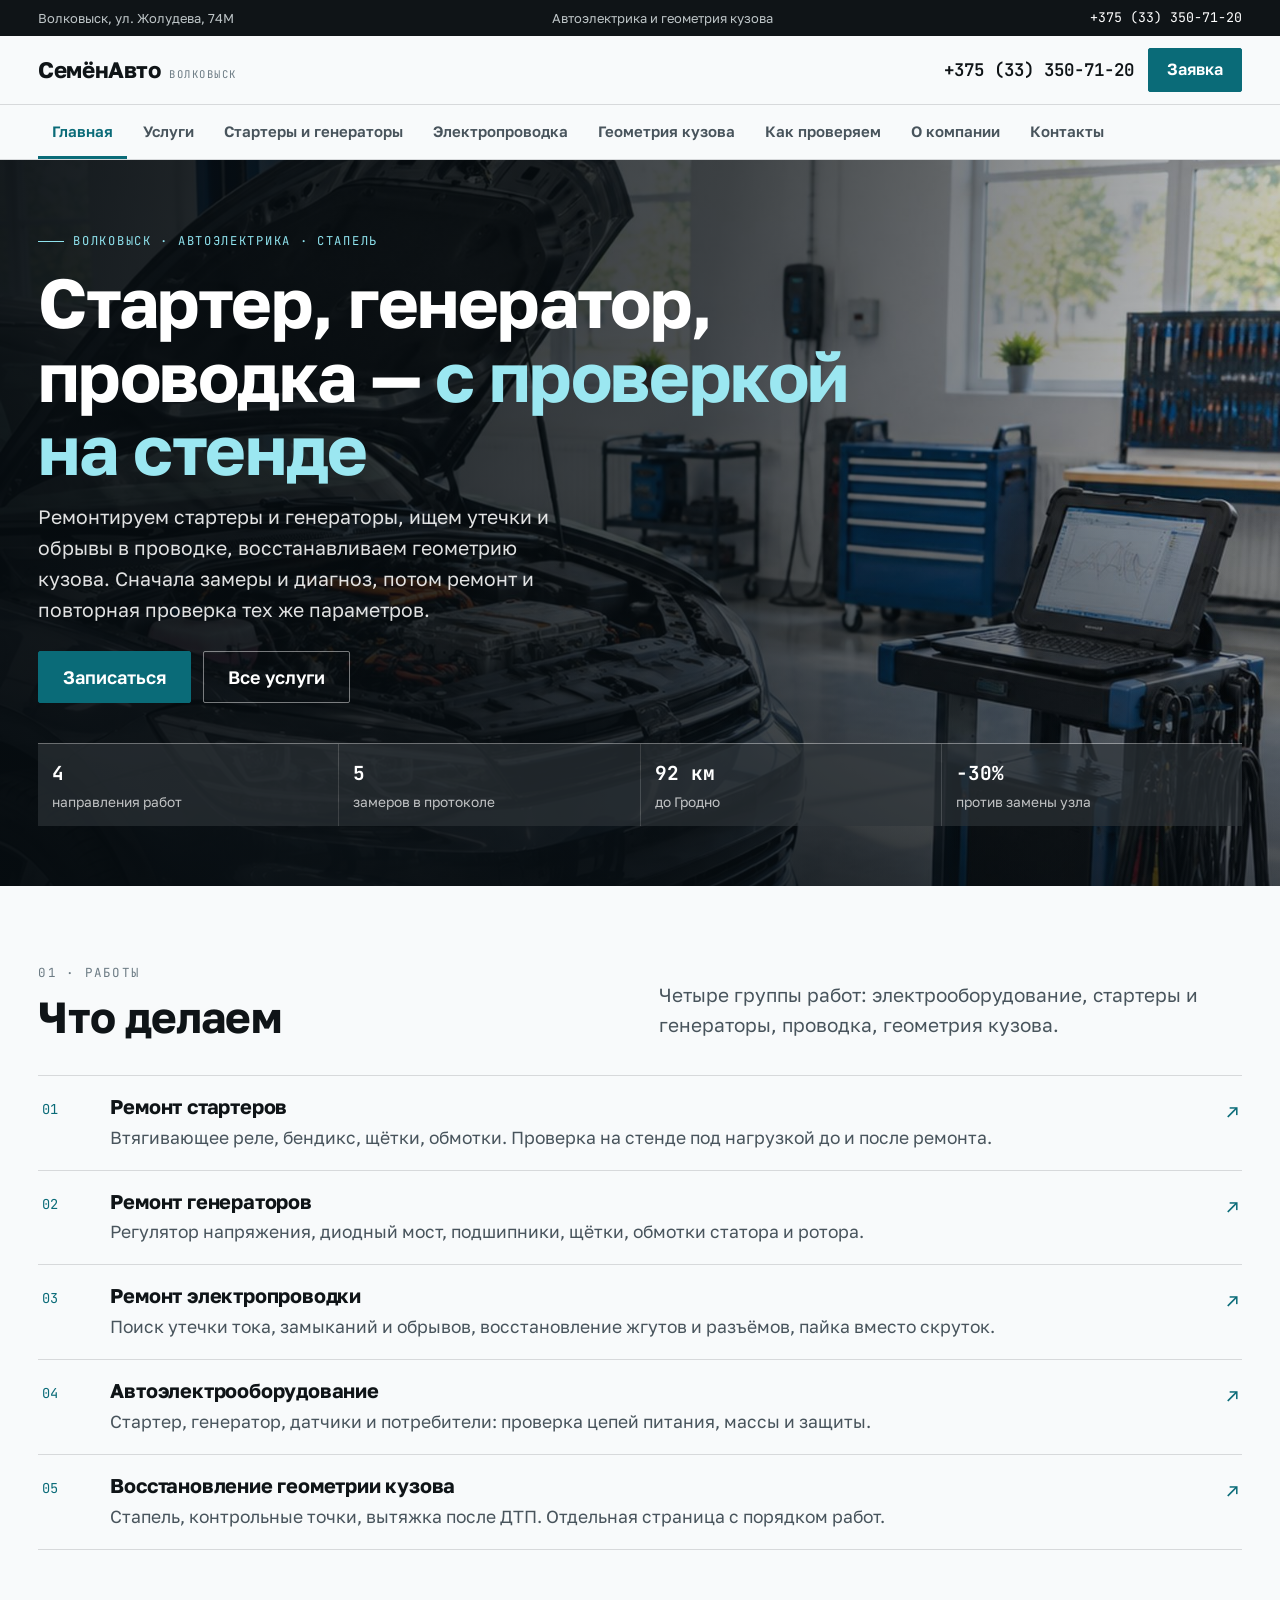
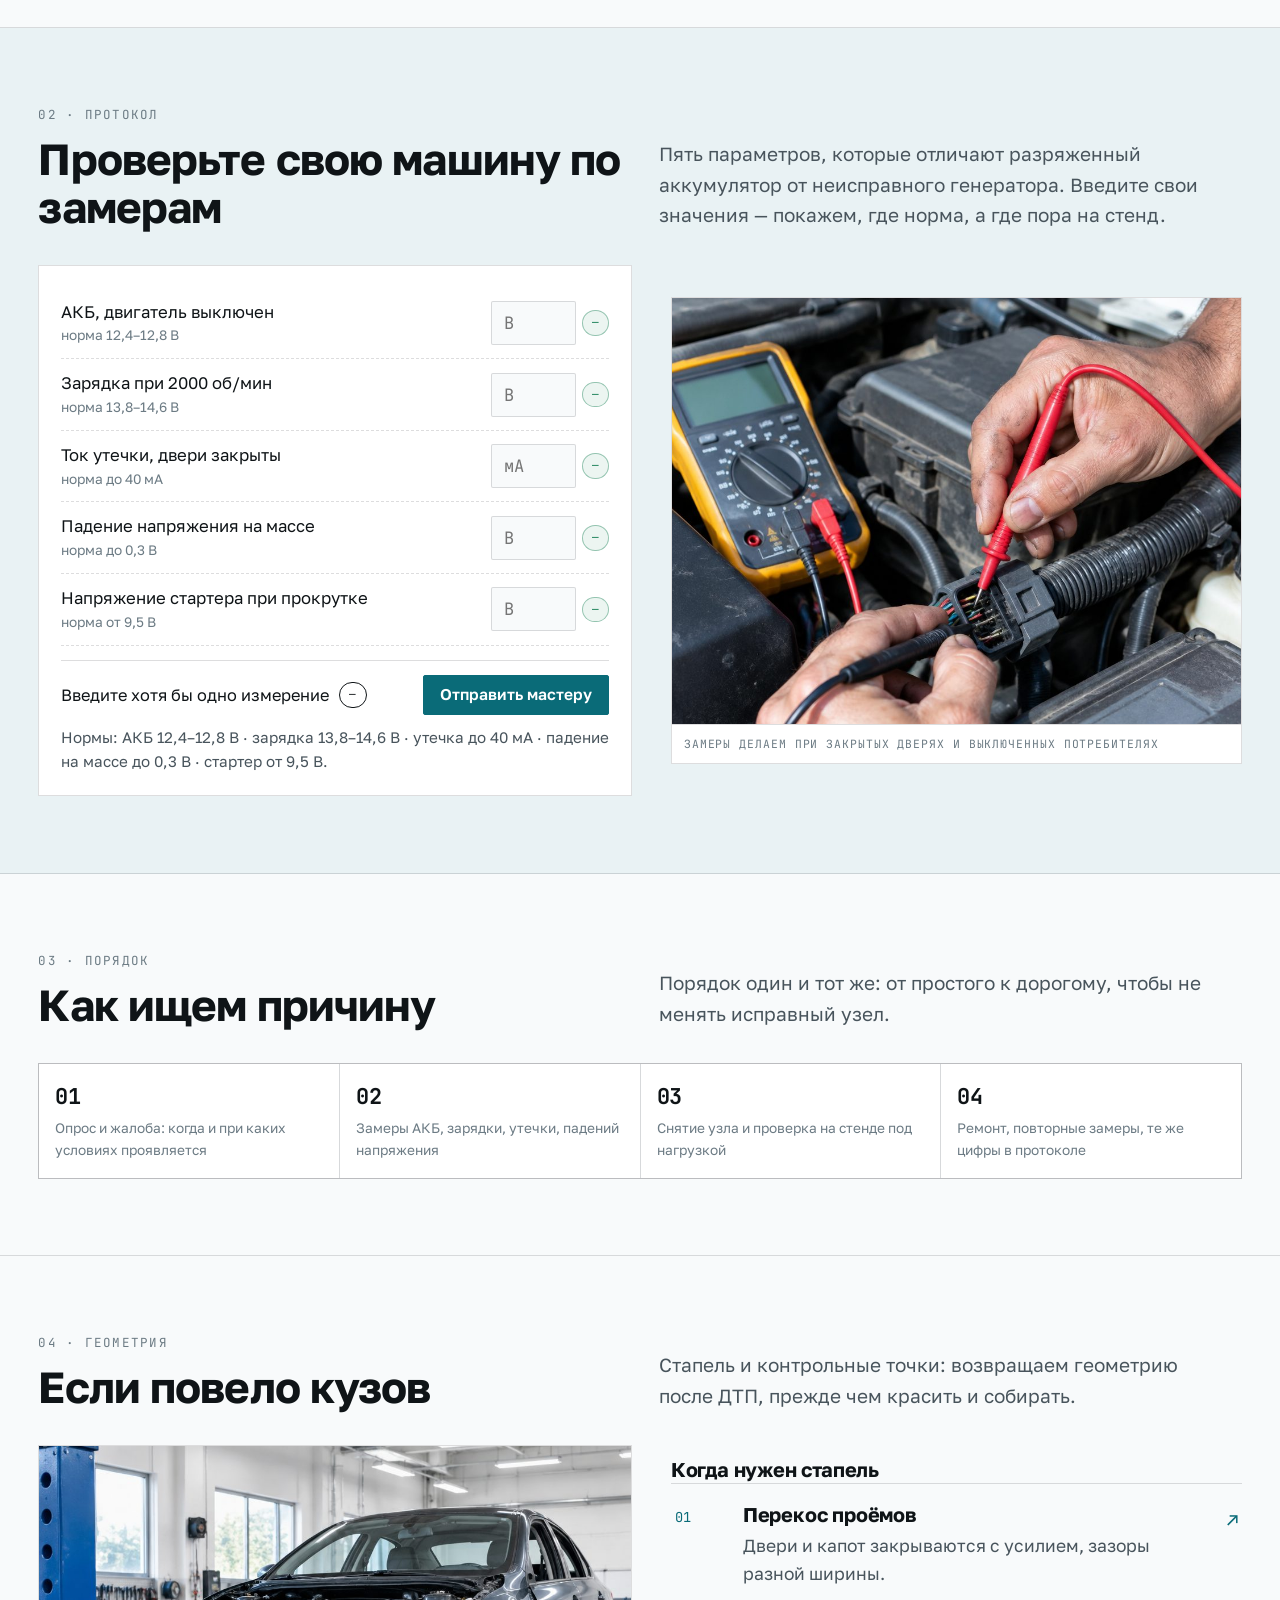
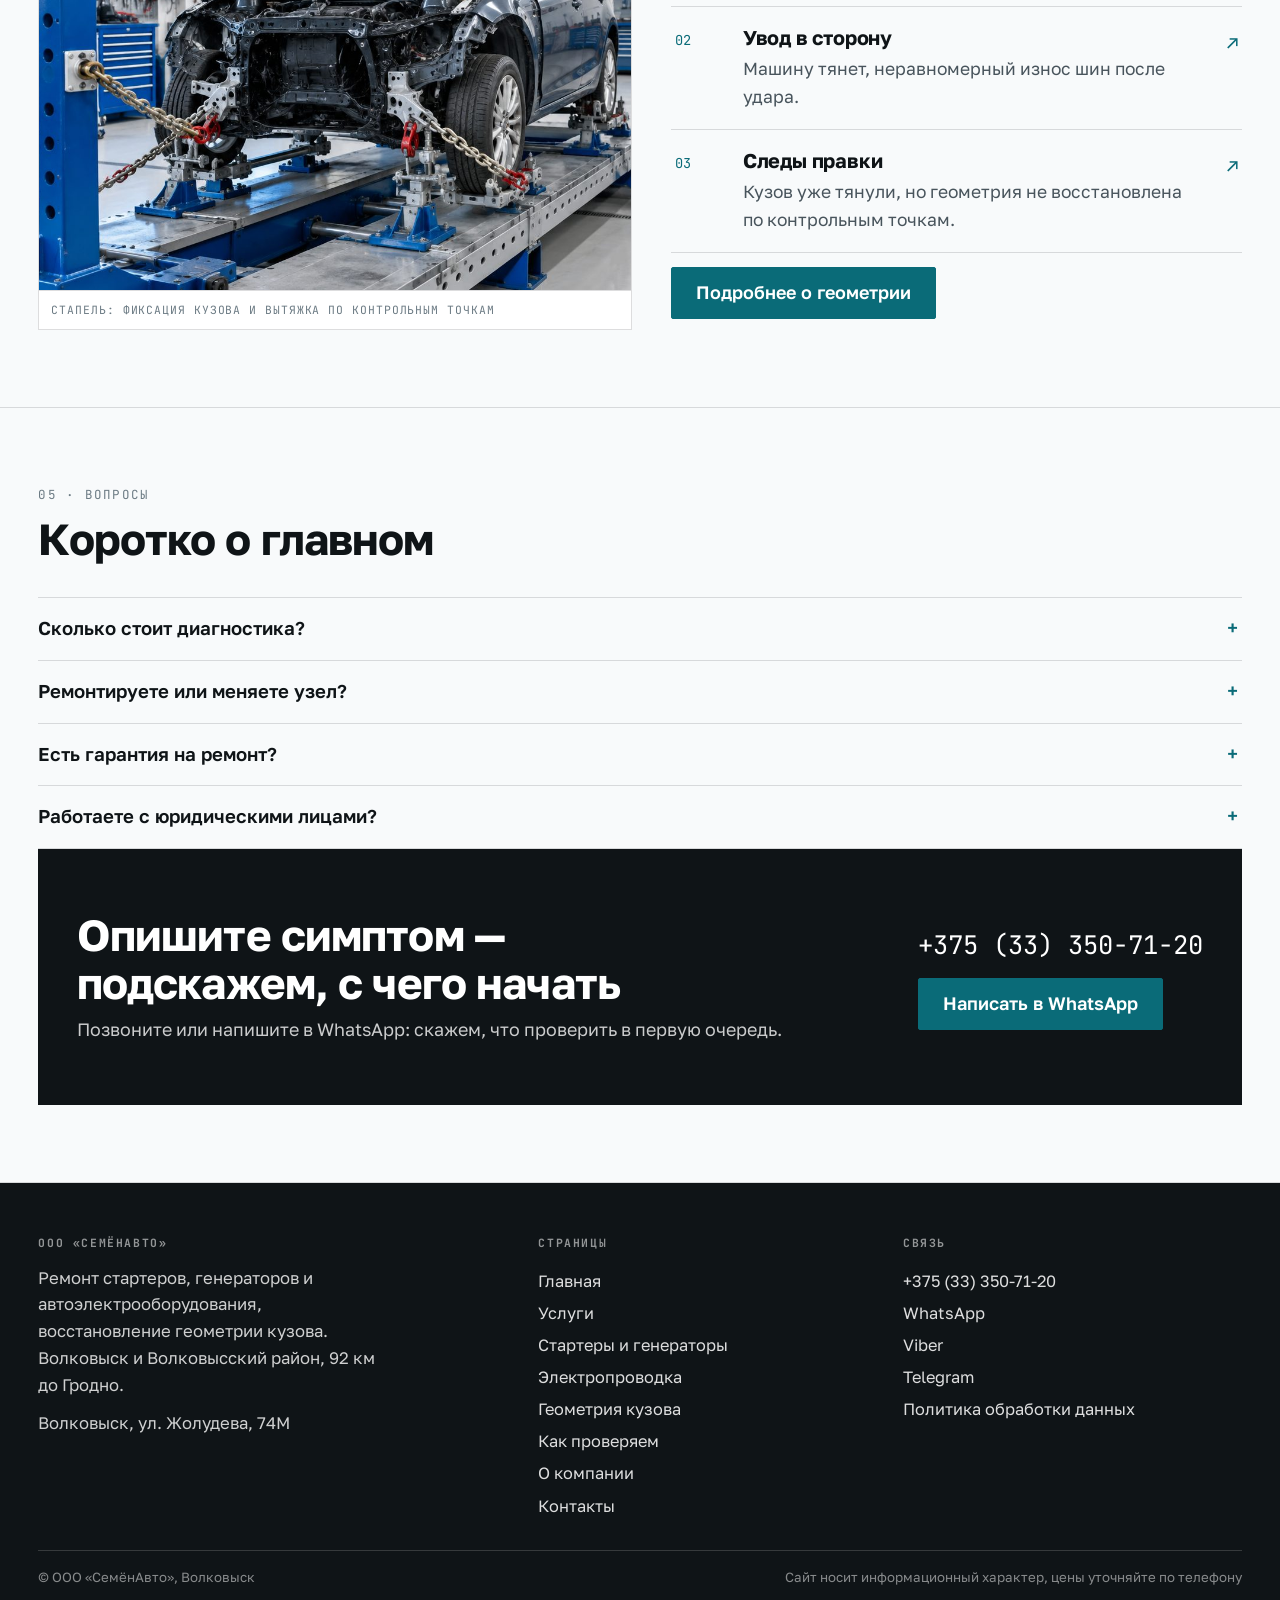
<file: index.html>
<!doctype html><html lang="ru"><head><meta charset="utf-8"><meta name="viewport" content="width=device-width, initial-scale=1"><title>ООО «СемёнАвто» — автоэлектрика и геометрия кузова в Волковыске</title><meta name="description" content="Ремонт стартеров, генераторов, электропроводки и автоэлектрооборудования, восстановление геометрии кузова. Волковыск, ул. Жолудева, 74М. +375 (33) 350-71-20"><meta property="og:type" content="website"><meta property="og:title" content="ООО «СемёнАвто» — автоэлектрика и геометрия кузова в Волковыске"><meta property="og:description" content="Ремонт стартеров, генераторов, электропроводки и автоэлектрооборудования, восстановление геометрии кузова. Волковыск, ул. Жолудева, 74М. +375 (33) 350-71-20"><meta property="og:image" content="assets/img/hero.jpg"><style>
:root{--paper:#F8FAFB;--tint:#E9F2F4;--ink:#0F1417;--ink2:#48545C;--muted:#6C7B84;
--acc:#0A6B78;--accb:#12A7BB;--bad:#B42318;--ok:#0F7B4F;--line:rgba(15,20,23,.14);
--f-b:"Golos Text",system-ui,sans-serif;--f-m:"JetBrains Mono",ui-monospace,monospace}
*,*::before,*::after{box-sizing:border-box}
html{-webkit-text-size-adjust:100%;font-size:19px;overflow-x:clip}
body{margin:0;background:var(--paper);color:var(--ink);font-family:var(--f-b);line-height:1.6;
-webkit-font-smoothing:antialiased;overflow-x:hidden}
img{max-width:100%;display:block}
a{color:inherit;text-decoration:none}
h1,h2,h3,h4,p,ul,ol,dl,dd,figure{margin:0}
ul,ol{padding-left:1.1em}
h1,h2,h3{font-weight:700;line-height:1.06;letter-spacing:-.02em;overflow-wrap:anywhere}
h1{font-size:clamp(2.1rem,5.4vw,4.2rem)}
h2{font-size:clamp(1.7rem,3.4vw,2.7rem);line-height:1.1}
h3{font-size:clamp(1.05rem,1.5vw,1.2rem);line-height:1.3;letter-spacing:-.01em}
p{color:var(--ink2)}
em{font-style:normal;color:var(--acc)}
.mono{font-family:var(--f-m);font-size:.66rem;letter-spacing:.1em;text-transform:uppercase;color:var(--muted)}
.wrap{width:100%;max-width:1320px;margin:0 auto;padding-inline:clamp(16px,3vw,40px)}
.topbar{background:var(--ink);color:#EAF2F4;font-size:.68rem}
.topbar__in{display:flex;gap:18px;align-items:center;justify-content:space-between;min-height:36px;flex-wrap:wrap}
.topbar span{opacity:.8}
.topbar a{font-family:var(--f-m);font-size:.7rem;color:#fff}
.hdr{background:var(--paper);border-bottom:1px solid var(--line);position:relative;z-index:60}
.hdr__in{display:flex;align-items:center;justify-content:space-between;gap:14px;padding-block:12px}
.logo{display:flex;align-items:baseline;gap:9px;min-width:0}
.logo b{font-size:1.18rem;letter-spacing:-.02em;white-space:nowrap}
.logo span{font-family:var(--f-m);font-size:.56rem;letter-spacing:.14em;color:var(--muted);text-transform:uppercase}
.hdr__right{display:flex;align-items:center;gap:14px}
.tel{font-family:var(--f-m);font-size:.92rem;font-weight:600;white-space:nowrap}
.strip{border-bottom:1px solid var(--line);background:var(--paper);position:relative;z-index:55}
.strip__in{display:flex;gap:2px;overflow-x:auto;scrollbar-width:none}
.strip__in::-webkit-scrollbar{display:none}
.strip__in a{flex:none;padding:14px 14px 13px;font-size:.79rem;font-weight:600;color:var(--ink2);
border-bottom:3px solid transparent;white-space:nowrap}
.strip__in a:hover{color:var(--ink);background:var(--tint)}
.strip__in a[aria-current]{color:var(--acc);border-bottom-color:var(--acc)}
.burger{display:none;width:44px;height:40px;border:1px solid var(--line);background:#fff;border-radius:2px;
align-items:center;justify-content:center;flex-direction:column;gap:4px;cursor:pointer;padding:0}
.burger i{display:block;width:18px;height:2px;background:var(--ink)}
.hero{position:relative;min-height:clamp(560px,78vh,760px);display:flex;align-items:flex-end;
background:var(--ink);color:#fff;overflow:hidden}
.hero__bg{position:absolute;inset:0}
.hero__bg img{width:100%;height:100%;object-fit:cover}
.hero__bg::after{content:"";position:absolute;inset:0;background:
linear-gradient(100deg,rgba(6,12,16,.94) 0%,rgba(6,12,16,.72) 52%,rgba(6,12,16,.12) 100%),
linear-gradient(0deg,rgba(6,12,16,.7),transparent 55%)}
.hero__in{position:relative;z-index:2;width:100%;padding-block:clamp(34px,5vw,60px)}
.hero h1{color:#fff;max-width:20ch}
.hero p{color:rgba(255,255,255,.88);max-width:46ch;margin-top:16px;font-size:1.02rem}
.kick{display:inline-flex;align-items:center;gap:9px;font-family:var(--f-m);font-size:.64rem;
letter-spacing:.14em;text-transform:uppercase;color:#8FE3EE}
.kick::before{content:"";width:26px;height:1px;background:currentColor}
.hero__cta{display:flex;gap:12px;flex-wrap:wrap;margin-top:26px}
.btn{display:inline-flex;align-items:center;gap:9px;min-height:52px;padding:0 24px;border-radius:2px;
background:var(--acc);color:#fff;font-weight:600;font-size:.95rem;border:1px solid var(--acc)}
.btn:hover{background:#085460}
.btn--line{background:transparent;color:#fff;border-color:rgba(255,255,255,.45)}
.btn--line:hover{background:rgba(255,255,255,.12)}
.hero__figs{display:grid;grid-template-columns:repeat(4,minmax(0,1fr));gap:1px;background:rgba(255,255,255,.22);
margin-top:clamp(24px,3.4vw,40px);border-top:1px solid rgba(255,255,255,.22)}
.hero__figs>div{background:rgba(8,16,20,.55);padding:14px 14px 12px}
.hero__figs b{display:block;font-family:var(--f-m);font-size:1.02rem;color:#fff}
.hero__figs span{display:block;font-size:.72rem;color:rgba(255,255,255,.72);margin-top:3px}
.band{padding-block:clamp(44px,6vw,84px);border-bottom:1px solid var(--line)}
.band--tint{background:var(--tint)}
.band--ink{background:var(--ink);color:#fff}
.band--ink h2,.band--ink h3{color:#fff}
.band--ink p{color:rgba(255,255,255,.78)}
</style><link rel="stylesheet" href="assets/css/site.v1.css"><link rel="icon" href="assets/img/favicon.svg" type="image/svg+xml"><link rel="preconnect" href="https://fonts.googleapis.com"><link rel="preconnect" href="https://fonts.gstatic.com" crossorigin><link rel="stylesheet" href="https://fonts.googleapis.com/css2?family=Golos+Text:wght@400;600;700&family=JetBrains+Mono:wght@400;600&display=swap"></head><body><div class="topbar"><div class="wrap topbar__in"><span>Волковыск, ул. Жолудева, 74М</span><span>Автоэлектрика и геометрия кузова</span><a href="tel:+375333507120">+375 (33) 350-71-20</a></div></div><header class="hdr"><div class="wrap hdr__in"><a class="logo" href="index.html"><b>СемёнАвто</b><span>Волковыск</span></a><div class="hdr__right"><a class="tel" href="tel:+375333507120">+375 (33) 350-71-20</a><a class="btn" href="kontakty.html#zayavka" style="min-height:44px;padding:0 18px;font-size:.85rem">Заявка</a><button class="burger" id="burger" aria-label="Меню" aria-expanded="false"><i></i><i></i><i></i></button></div></div></header><div class="strip"><div class="wrap"><nav class="strip__in" aria-label="Страницы сайта"><a href="index.html" aria-current="page">Главная</a><a href="uslugi.html">Услуги</a><a href="startgen.html">Стартеры и генераторы</a><a href="provodka.html">Электропроводка</a><a href="geometriya.html">Геометрия кузова</a><a href="stend.html">Как проверяем</a><a href="o-kompanii.html">О компании</a><a href="kontakty.html">Контакты</a></nav></div></div><main><section class="hero"><div class="hero__bg"><img src="assets/img/hero.jpg" alt="ООО «СемёнАвто» — автоэлектрика в Волковыске"></div><div class="hero__in"><div class="wrap"><span class="kick">Волковыск · автоэлектрика · стапель</span><h1 style="margin-top:14px">Стартер, генератор, проводка — <em>с проверкой на стенде</em></h1><p>Ремонтируем стартеры и генераторы, ищем утечки и обрывы в проводке, восстанавливаем геометрию кузова. Сначала замеры и диагноз, потом ремонт и повторная проверка тех же параметров.</p><div class="hero__cta"><a class="btn" href="kontakty.html#zayavka">Записаться</a><a class="btn btn--line" href="uslugi.html">Все услуги</a></div><div class="hero__figs"><div><b>4</b><span>направления работ</span></div><div><b>5</b><span>замеров в протоколе</span></div><div><b>92 км</b><span>до Гродно</span></div><div><b>−30%</b><span>против замены узла</span></div></div></div></div></section><section class="band "><div class="wrap"><div class="sect__head"><div class="h2w"><span class="mono">01 · работы</span><h2>Что делаем</h2></div><div><p>Четыре группы работ: электрооборудование, стартеры и генераторы, проводка, геометрия кузова.</p></div></div><div class="rows"><div class="row"><div class="row__n">01</div><div><h3>Ремонт стартеров</h3><p>Втягивающее реле, бендикс, щётки, обмотки. Проверка на стенде под нагрузкой до и после ремонта.</p></div><div class="row__a">↗</div></div><div class="row"><div class="row__n">02</div><div><h3>Ремонт генераторов</h3><p>Регулятор напряжения, диодный мост, подшипники, щётки, обмотки статора и ротора.</p></div><div class="row__a">↗</div></div><div class="row"><div class="row__n">03</div><div><h3>Ремонт электропроводки</h3><p>Поиск утечки тока, замыканий и обрывов, восстановление жгутов и разъёмов, пайка вместо скруток.</p></div><div class="row__a">↗</div></div><div class="row"><div class="row__n">04</div><div><h3>Автоэлектрооборудование</h3><p>Стартер, генератор, датчики и потребители: проверка цепей питания, массы и защиты.</p></div><div class="row__a">↗</div></div><div class="row"><div class="row__n">05</div><div><h3>Восстановление геометрии кузова</h3><p>Стапель, контрольные точки, вытяжка после ДТП. Отдельная страница с порядком работ.</p></div><div class="row__a">↗</div></div></div></div></section><section class="band band--tint"><div class="wrap"><div class="sect__head"><div class="h2w"><span class="mono">02 · протокол</span><h2>Проверьте свою машину по замерам</h2></div><div><p>Пять параметров, которые отличают разряженный аккумулятор от неисправного генератора. Введите свои значения — покажем, где норма, а где пора на стенд.</p></div></div><div class="split"><div><div class="proto" id="proto"><div class="proto__row"><label for="p1">АКБ, двигатель выключен<small>норма 12,4–12,8 В</small></label><div style="display:grid;grid-template-columns:minmax(0,1fr) auto;gap:6px;align-items:center"><input class="inp" id="p1" inputmode="decimal" placeholder="В"><span class="chip" id="v1">—</span></div></div><div class="proto__row"><label for="p2">Зарядка при 2000 об/мин<small>норма 13,8–14,6 В</small></label><div style="display:grid;grid-template-columns:minmax(0,1fr) auto;gap:6px;align-items:center"><input class="inp" id="p2" inputmode="decimal" placeholder="В"><span class="chip" id="v2">—</span></div></div><div class="proto__row"><label for="p3">Ток утечки, двери закрыты<small>норма до 40 мА</small></label><div style="display:grid;grid-template-columns:minmax(0,1fr) auto;gap:6px;align-items:center"><input class="inp" id="p3" inputmode="decimal" placeholder="мА"><span class="chip" id="v3">—</span></div></div><div class="proto__row"><label for="p4">Падение напряжения на массе<small>норма до 0,3 В</small></label><div style="display:grid;grid-template-columns:minmax(0,1fr) auto;gap:6px;align-items:center"><input class="inp" id="p4" inputmode="decimal" placeholder="В"><span class="chip" id="v4">—</span></div></div><div class="proto__row"><label for="p5">Напряжение стартера при прокрутке<small>норма от 9,5 В</small></label><div style="display:grid;grid-template-columns:minmax(0,1fr) auto;gap:6px;align-items:center"><input class="inp" id="p5" inputmode="decimal" placeholder="В"><span class="chip" id="v5">—</span></div></div><div class="proto__sum"><span id="psum">Введите хотя бы одно измерение</span><span class="chip" id="pverdict">—</span><a class="btn" id="pwa" href="" style="min-height:40px;padding:0 16px;font-size:.82rem;margin-left:auto">Отправить мастеру</a></div><p id="pnote" style="font-size:.8rem;margin-top:10px">Нормы: АКБ 12,4–12,8 В · зарядка 13,8–14,6 В · утечка до 40 мА · падение на массе до 0,3 В · стартер от 9,5 В.</p></div></div><figure class="figure"><img src="assets/img/probe.jpg" alt="Замеры мультиметром на жгуте проводки" style="width:100%;aspect-ratio:4/3;object-fit:cover"><figcaption>Замеры делаем при закрытых дверях и выключенных потребителях</figcaption></figure></div></div></section><section class="band "><div class="wrap"><div class="sect__head"><div class="h2w"><span class="mono">03 · порядок</span><h2>Как ищем причину</h2></div><div><p>Порядок один и тот же: от простого к дорогому, чтобы не менять исправный узел.</p></div></div><div class="figs"><div><b>01</b><span>Опрос и жалоба: когда и при каких условиях проявляется</span></div><div><b>02</b><span>Замеры АКБ, зарядки, утечки, падений напряжения</span></div><div><b>03</b><span>Снятие узла и проверка на стенде под нагрузкой</span></div><div><b>04</b><span>Ремонт, повторные замеры, те же цифры в протоколе</span></div></div></div></section><section class="band "><div class="wrap"><div class="sect__head"><div class="h2w"><span class="mono">04 · геометрия</span><h2>Если повело кузов</h2></div><div><p>Стапель и контрольные точки: возвращаем геометрию после ДТП, прежде чем красить и собирать.</p></div></div><div class="split split--rev"><div class="split__txt"><h3>Когда нужен стапель</h3><div class="rows"><div class="row"><div class="row__n">01</div><div><h3>Перекос проёмов</h3><p>Двери и капот закрываются с усилием, зазоры разной ширины.</p></div><div class="row__a">↗</div></div><div class="row"><div class="row__n">02</div><div><h3>Увод в сторону</h3><p>Машину тянет, неравномерный износ шин после удара.</p></div><div class="row__a">↗</div></div><div class="row"><div class="row__n">03</div><div><h3>Следы правки</h3><p>Кузов уже тянули, но геометрия не восстановлена по контрольным точкам.</p></div><div class="row__a">↗</div></div></div><p style="margin-top:14px"><a class="btn" href="geometriya.html">Подробнее о геометрии</a></p></div><figure class="figure"><img src="assets/img/stend.jpg" alt="Автомобиль на стапеле" style="width:100%;aspect-ratio:4/3;object-fit:cover"><figcaption>Стапель: фиксация кузова и вытяжка по контрольным точкам</figcaption></figure></div></div></section><section class="band "><div class="wrap"><div class="sect__head"><div class="h2w"><span class="mono">05 · вопросы</span><h2>Коротко о главном</h2></div><div><p></p></div></div><div class="faq"><details><summary>Сколько стоит диагностика?</summary><p>Стоимость зависит от объёма: замеры занимают меньше времени, чем поиск плавающей неисправности в проводке. Точную сумму назовём по телефону до начала работ.</p></details><details><summary>Ремонтируете или меняете узел?</summary><p>Сначала разбираем и проверяем. Если ремонт возможен и надёжен — ремонтируем, если нет, скажем прямо и предложим замену.</p></details><details><summary>Есть гарантия на ремонт?</summary><p>Гарантия обсуждается по каждому узлу отдельно: она зависит от состояния детали и объёма работ. Условия фиксируем до начала.</p></details><details><summary>Работаете с юридическими лицами?</summary><p>Да, работаем с организациями: закрывающие документы по договорённости. Уточните по телефону.</p></details></div><section class="cta"><div class="wrap cta__in"><div><h2>Опишите симптом — подскажем, с чего начать</h2><p>Позвоните или напишите в WhatsApp: скажем, что проверить в первую очередь.</p></div><div><a class="cta__tel" href="tel:+375333507120">+375 (33) 350-71-20</a><a class="btn" style="margin-top:12px" href="https://wa.me/375333507120">Написать в WhatsApp</a></div></div></section></main><footer class="foot"><div class="wrap"><div class="foot__in"><div><h4>ООО «СемёнАвто»</h4><p style="color:rgba(255,255,255,.8);font-size:.88rem;max-width:34ch">Ремонт стартеров, генераторов и автоэлектрооборудования, восстановление геометрии кузова. Волковыск и Волковысский район, 92 км до Гродно.</p><p style="color:rgba(255,255,255,.8);font-size:.88rem;margin-top:12px">Волковыск, ул. Жолудева, 74М</p></div><div><h4>Страницы</h4><a href="index.html">Главная</a><a href="uslugi.html">Услуги</a><a href="startgen.html">Стартеры и генераторы</a><a href="provodka.html">Электропроводка</a><a href="geometriya.html">Геометрия кузова</a><a href="stend.html">Как проверяем</a><a href="o-kompanii.html">О компании</a><a href="kontakty.html">Контакты</a></div><div><h4>Связь</h4><a href="tel:+375333507120">+375 (33) 350-71-20</a><a href="https://wa.me/375333507120">WhatsApp</a><a href="viber://chat?number=%2B375333507120">Viber</a><a href="https://t.me/+375333507120">Telegram</a><a href="politika.html">Политика обработки данных</a></div></div><div class="foot__low"><span>© ООО «СемёнАвто», Волковыск</span><span>Сайт носит информационный характер, цены уточняйте по телефону</span></div></div></footer><div class="fbar"><a href="tel:+375333507120">Позвонить</a><a href="https://wa.me/375333507120">WhatsApp</a><a href="viber://chat?number=%2B375333507120">Viber</a><a href="https://t.me/+375333507120">Telegram</a></div><div class="drawer" id="drawer" aria-hidden="true" role="dialog" aria-label="Меню"><div class="drawer__top"><span class="mono">Меню</span><button class="drawer__close" id="drawerClose" aria-label="Закрыть">✕</button></div><nav><a href="index.html" aria-current="page">Главная</a><a href="uslugi.html">Услуги</a><a href="startgen.html">Стартеры и генераторы</a><a href="provodka.html">Электропроводка</a><a href="geometriya.html">Геометрия кузова</a><a href="stend.html">Как проверяем</a><a href="o-kompanii.html">О компании</a><a href="kontakty.html">Контакты</a><a href="politika.html">Политика обработки данных</a></nav><div class="drawer__foot"><a class="btn" href="tel:+375333507120">+375 (33) 350-71-20</a><a class="btn btn--line" style="color:var(--ink);border-color:var(--line)" href="https://wa.me/375333507120">WhatsApp</a></div></div><script src="assets/js/main.v1.js"></script></body></html></div></section>
</file>
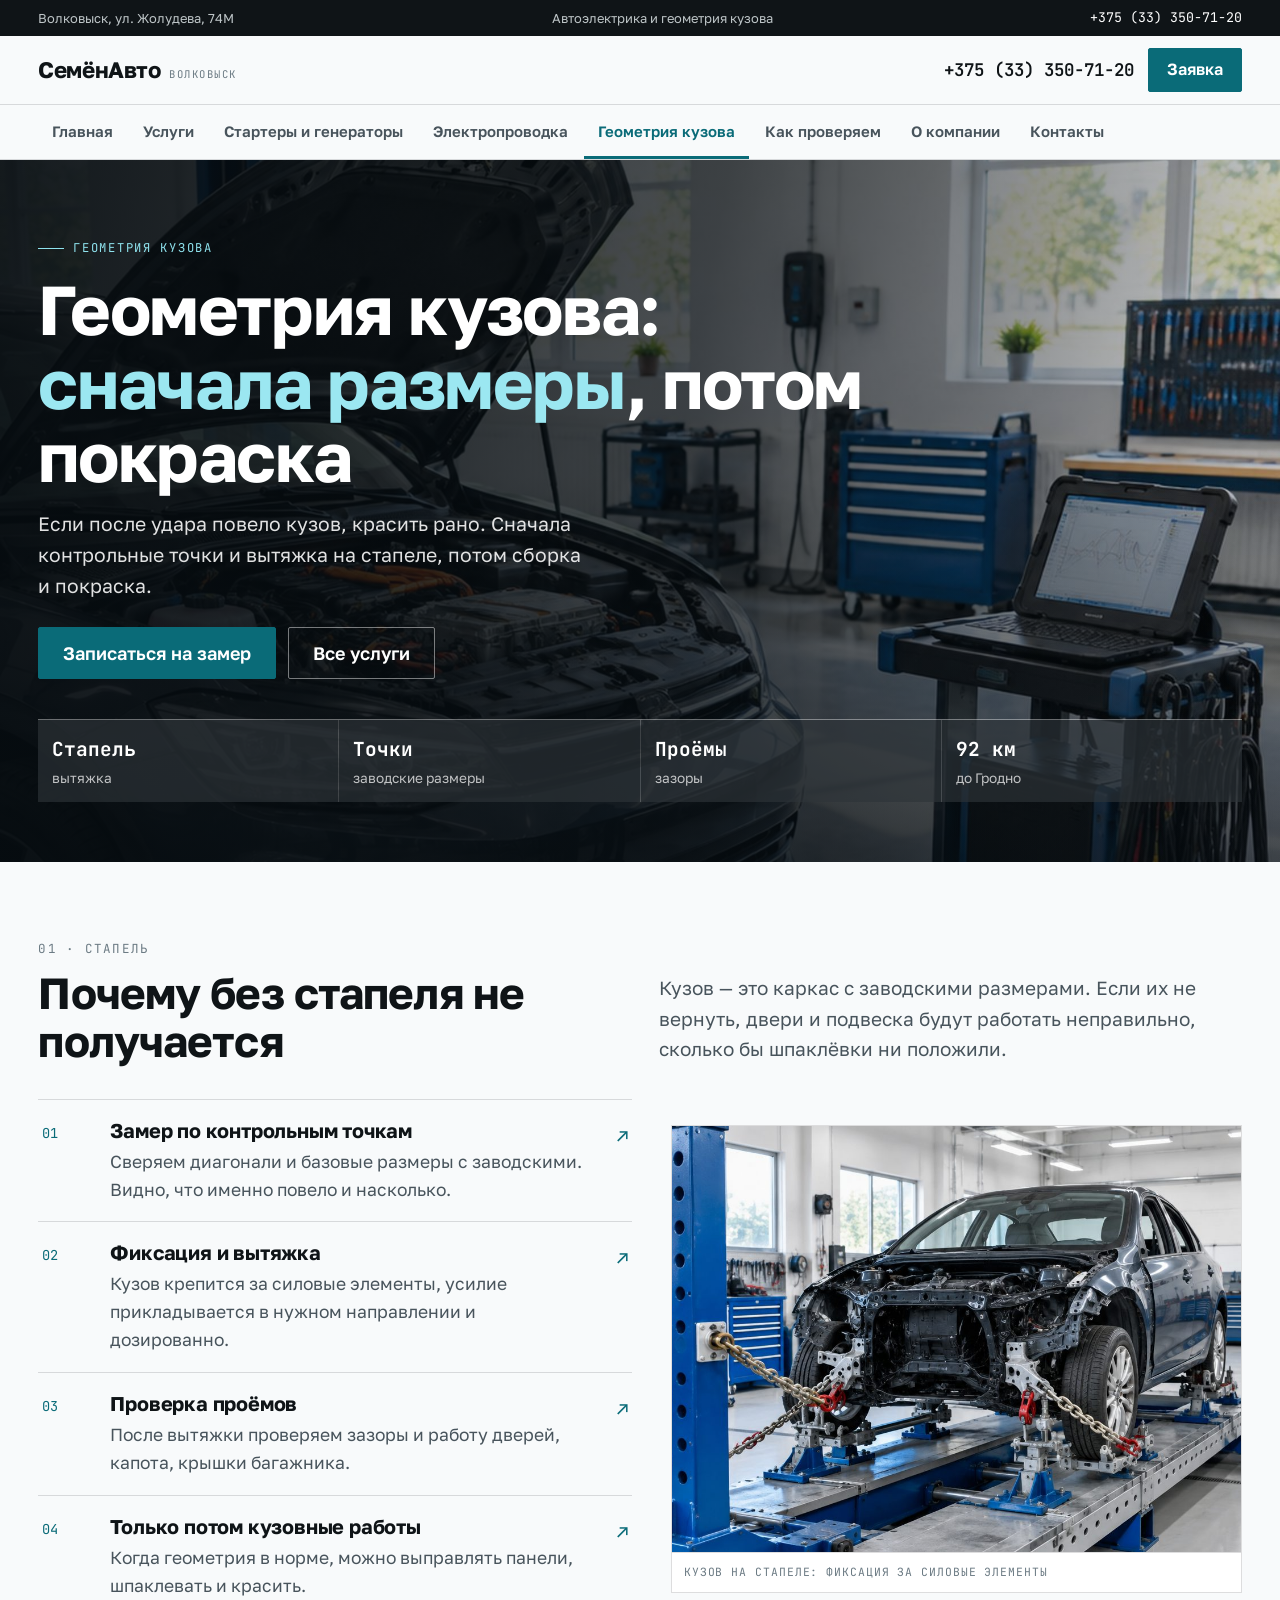
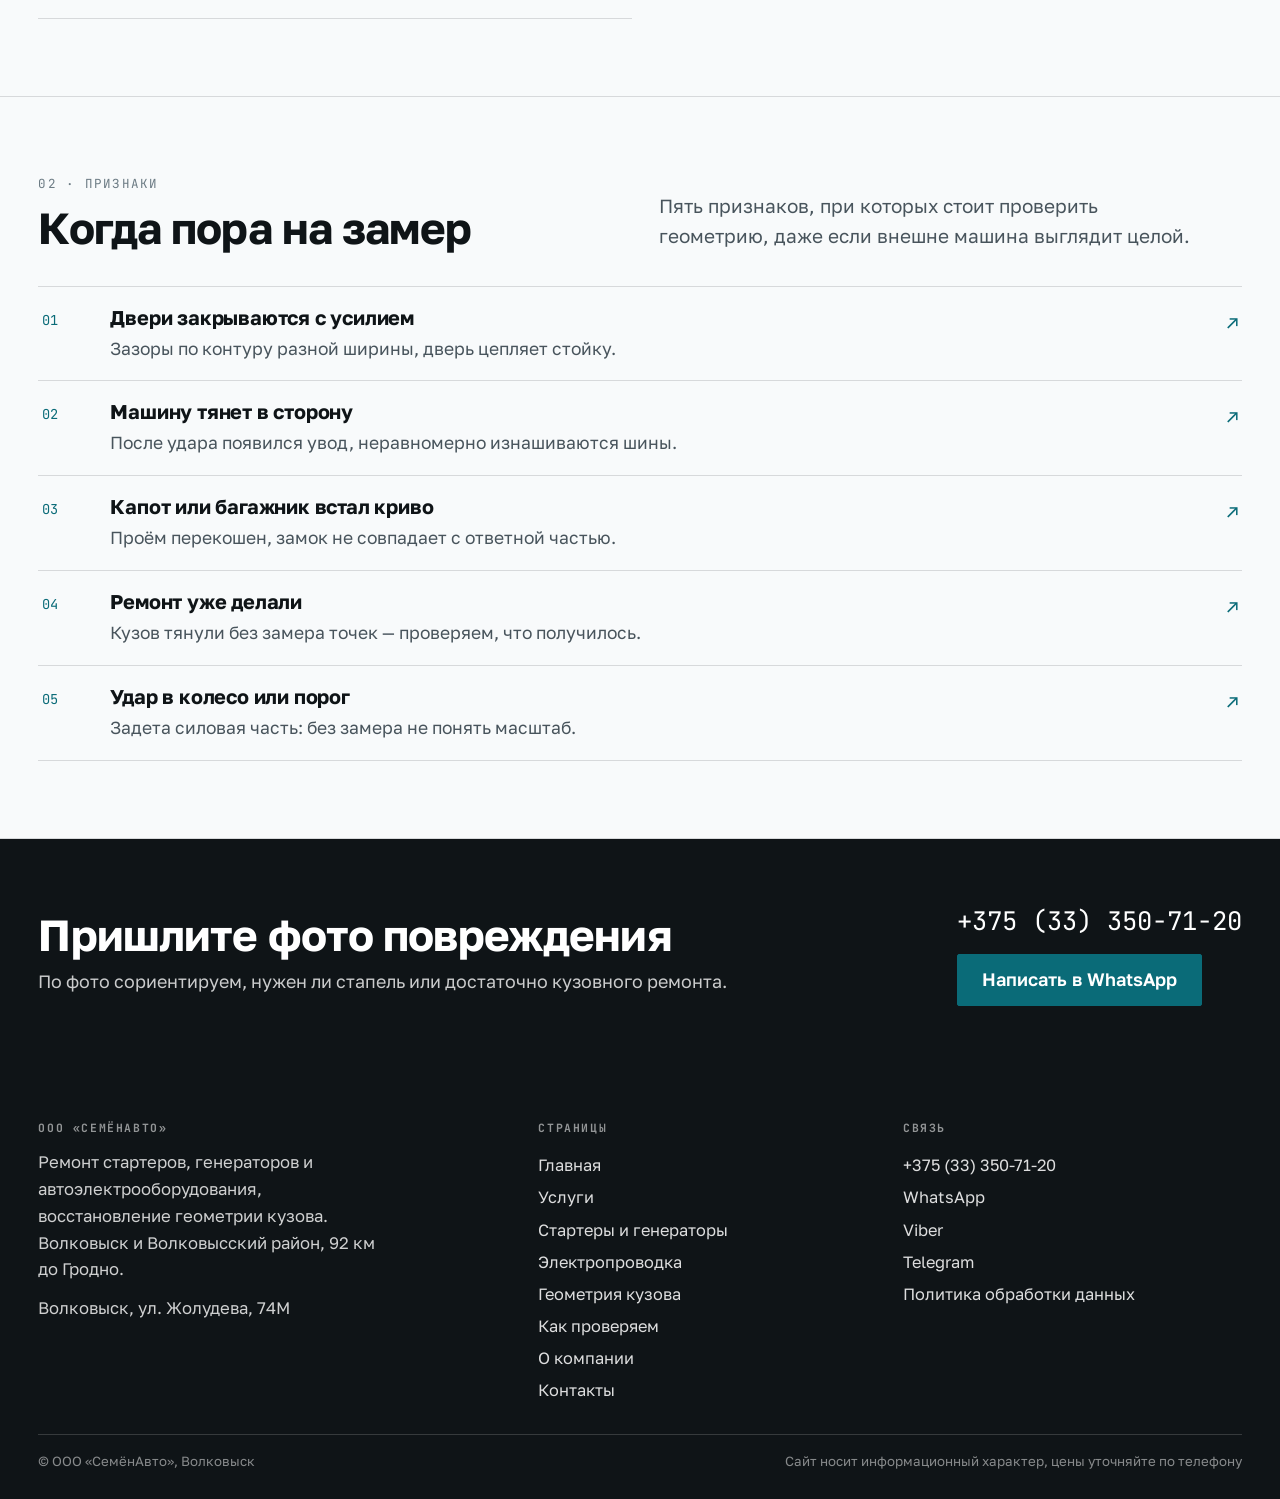
<file: geometriya.html>
<!doctype html><html lang="ru"><head><meta charset="utf-8"><meta name="viewport" content="width=device-width, initial-scale=1"><title>Восстановление геометрии кузова — ООО «СемёнАвто», Волковыск</title><meta name="description" content="Стапель и контрольные точки: восстановление геометрии кузова после ДТП в Волковыске."><meta property="og:type" content="website"><meta property="og:title" content="Восстановление геометрии кузова — ООО «СемёнАвто», Волковыск"><meta property="og:description" content="Стапель и контрольные точки: восстановление геометрии кузова после ДТП в Волковыске."><meta property="og:image" content="assets/img/hero.jpg"><style>
:root{--paper:#F8FAFB;--tint:#E9F2F4;--ink:#0F1417;--ink2:#48545C;--muted:#6C7B84;
--acc:#0A6B78;--accb:#12A7BB;--bad:#B42318;--ok:#0F7B4F;--line:rgba(15,20,23,.14);
--f-b:"Golos Text",system-ui,sans-serif;--f-m:"JetBrains Mono",ui-monospace,monospace}
*,*::before,*::after{box-sizing:border-box}
html{-webkit-text-size-adjust:100%;font-size:19px;overflow-x:clip}
body{margin:0;background:var(--paper);color:var(--ink);font-family:var(--f-b);line-height:1.6;
-webkit-font-smoothing:antialiased;overflow-x:hidden}
img{max-width:100%;display:block}
a{color:inherit;text-decoration:none}
h1,h2,h3,h4,p,ul,ol,dl,dd,figure{margin:0}
ul,ol{padding-left:1.1em}
h1,h2,h3{font-weight:700;line-height:1.06;letter-spacing:-.02em;overflow-wrap:anywhere}
h1{font-size:clamp(2.1rem,5.4vw,4.2rem)}
h2{font-size:clamp(1.7rem,3.4vw,2.7rem);line-height:1.1}
h3{font-size:clamp(1.05rem,1.5vw,1.2rem);line-height:1.3;letter-spacing:-.01em}
p{color:var(--ink2)}
em{font-style:normal;color:var(--acc)}
.mono{font-family:var(--f-m);font-size:.66rem;letter-spacing:.1em;text-transform:uppercase;color:var(--muted)}
.wrap{width:100%;max-width:1320px;margin:0 auto;padding-inline:clamp(16px,3vw,40px)}
.topbar{background:var(--ink);color:#EAF2F4;font-size:.68rem}
.topbar__in{display:flex;gap:18px;align-items:center;justify-content:space-between;min-height:36px;flex-wrap:wrap}
.topbar span{opacity:.8}
.topbar a{font-family:var(--f-m);font-size:.7rem;color:#fff}
.hdr{background:var(--paper);border-bottom:1px solid var(--line);position:relative;z-index:60}
.hdr__in{display:flex;align-items:center;justify-content:space-between;gap:14px;padding-block:12px}
.logo{display:flex;align-items:baseline;gap:9px;min-width:0}
.logo b{font-size:1.18rem;letter-spacing:-.02em;white-space:nowrap}
.logo span{font-family:var(--f-m);font-size:.56rem;letter-spacing:.14em;color:var(--muted);text-transform:uppercase}
.hdr__right{display:flex;align-items:center;gap:14px}
.tel{font-family:var(--f-m);font-size:.92rem;font-weight:600;white-space:nowrap}
.strip{border-bottom:1px solid var(--line);background:var(--paper);position:relative;z-index:55}
.strip__in{display:flex;gap:2px;overflow-x:auto;scrollbar-width:none}
.strip__in::-webkit-scrollbar{display:none}
.strip__in a{flex:none;padding:14px 14px 13px;font-size:.79rem;font-weight:600;color:var(--ink2);
border-bottom:3px solid transparent;white-space:nowrap}
.strip__in a:hover{color:var(--ink);background:var(--tint)}
.strip__in a[aria-current]{color:var(--acc);border-bottom-color:var(--acc)}
.burger{display:none;width:44px;height:40px;border:1px solid var(--line);background:#fff;border-radius:2px;
align-items:center;justify-content:center;flex-direction:column;gap:4px;cursor:pointer;padding:0}
.burger i{display:block;width:18px;height:2px;background:var(--ink)}
.hero{position:relative;min-height:clamp(560px,78vh,760px);display:flex;align-items:flex-end;
background:var(--ink);color:#fff;overflow:hidden}
.hero__bg{position:absolute;inset:0}
.hero__bg img{width:100%;height:100%;object-fit:cover}
.hero__bg::after{content:"";position:absolute;inset:0;background:
linear-gradient(100deg,rgba(6,12,16,.94) 0%,rgba(6,12,16,.72) 52%,rgba(6,12,16,.12) 100%),
linear-gradient(0deg,rgba(6,12,16,.7),transparent 55%)}
.hero__in{position:relative;z-index:2;width:100%;padding-block:clamp(34px,5vw,60px)}
.hero h1{color:#fff;max-width:20ch}
.hero p{color:rgba(255,255,255,.88);max-width:46ch;margin-top:16px;font-size:1.02rem}
.kick{display:inline-flex;align-items:center;gap:9px;font-family:var(--f-m);font-size:.64rem;
letter-spacing:.14em;text-transform:uppercase;color:#8FE3EE}
.kick::before{content:"";width:26px;height:1px;background:currentColor}
.hero__cta{display:flex;gap:12px;flex-wrap:wrap;margin-top:26px}
.btn{display:inline-flex;align-items:center;gap:9px;min-height:52px;padding:0 24px;border-radius:2px;
background:var(--acc);color:#fff;font-weight:600;font-size:.95rem;border:1px solid var(--acc)}
.btn:hover{background:#085460}
.btn--line{background:transparent;color:#fff;border-color:rgba(255,255,255,.45)}
.btn--line:hover{background:rgba(255,255,255,.12)}
.hero__figs{display:grid;grid-template-columns:repeat(4,minmax(0,1fr));gap:1px;background:rgba(255,255,255,.22);
margin-top:clamp(24px,3.4vw,40px);border-top:1px solid rgba(255,255,255,.22)}
.hero__figs>div{background:rgba(8,16,20,.55);padding:14px 14px 12px}
.hero__figs b{display:block;font-family:var(--f-m);font-size:1.02rem;color:#fff}
.hero__figs span{display:block;font-size:.72rem;color:rgba(255,255,255,.72);margin-top:3px}
.band{padding-block:clamp(44px,6vw,84px);border-bottom:1px solid var(--line)}
.band--tint{background:var(--tint)}
.band--ink{background:var(--ink);color:#fff}
.band--ink h2,.band--ink h3{color:#fff}
.band--ink p{color:rgba(255,255,255,.78)}
</style><link rel="stylesheet" href="assets/css/site.v1.css"><link rel="icon" href="assets/img/favicon.svg" type="image/svg+xml"><link rel="preconnect" href="https://fonts.googleapis.com"><link rel="preconnect" href="https://fonts.gstatic.com" crossorigin><link rel="stylesheet" href="https://fonts.googleapis.com/css2?family=Golos+Text:wght@400;600;700&family=JetBrains+Mono:wght@400;600&display=swap"></head><body><div class="topbar"><div class="wrap topbar__in"><span>Волковыск, ул. Жолудева, 74М</span><span>Автоэлектрика и геометрия кузова</span><a href="tel:+375333507120">+375 (33) 350-71-20</a></div></div><header class="hdr"><div class="wrap hdr__in"><a class="logo" href="index.html"><b>СемёнАвто</b><span>Волковыск</span></a><div class="hdr__right"><a class="tel" href="tel:+375333507120">+375 (33) 350-71-20</a><a class="btn" href="kontakty.html#zayavka" style="min-height:44px;padding:0 18px;font-size:.85rem">Заявка</a><button class="burger" id="burger" aria-label="Меню" aria-expanded="false"><i></i><i></i><i></i></button></div></div></header><div class="strip"><div class="wrap"><nav class="strip__in" aria-label="Страницы сайта"><a href="index.html">Главная</a><a href="uslugi.html">Услуги</a><a href="startgen.html">Стартеры и генераторы</a><a href="provodka.html">Электропроводка</a><a href="geometriya.html" aria-current="page">Геометрия кузова</a><a href="stend.html">Как проверяем</a><a href="o-kompanii.html">О компании</a><a href="kontakty.html">Контакты</a></nav></div></div><main><section class="hero"><div class="hero__bg"><img src="assets/img/hero.jpg" alt="ООО «СемёнАвто» — автоэлектрика в Волковыске"></div><div class="hero__in"><div class="wrap"><span class="kick">Геометрия кузова</span><h1 style="margin-top:14px">Геометрия кузова: <em>сначала размеры</em>, потом покраска</h1><p>Если после удара повело кузов, красить рано. Сначала контрольные точки и вытяжка на стапеле, потом сборка и покраска.</p><div class="hero__cta"><a class="btn" href="kontakty.html#zayavka">Записаться на замер</a><a class="btn btn--line" href="uslugi.html">Все услуги</a></div><div class="hero__figs"><div><b>Стапель</b><span>вытяжка</span></div><div><b>Точки</b><span>заводские размеры</span></div><div><b>Проёмы</b><span>зазоры</span></div><div><b>92 км</b><span>до Гродно</span></div></div></div></div></section><section class="band"><div class="wrap"><div class="sect__head"><div class="h2w"><span class="mono">01 · стапель</span><h2>Почему без стапеля не получается</h2></div><div><p>Кузов — это каркас с заводскими размерами. Если их не вернуть, двери и подвеска будут работать неправильно, сколько бы шпаклёвки ни положили.</p></div></div><div class="split"><div class="split__txt"><div class="rows"><div class="row"><div class="row__n">01</div><div><h3>Замер по контрольным точкам</h3><p>Сверяем диагонали и базовые размеры с заводскими. Видно, что именно повело и насколько.</p></div><div class="row__a">↗</div></div><div class="row"><div class="row__n">02</div><div><h3>Фиксация и вытяжка</h3><p>Кузов крепится за силовые элементы, усилие прикладывается в нужном направлении и дозированно.</p></div><div class="row__a">↗</div></div><div class="row"><div class="row__n">03</div><div><h3>Проверка проёмов</h3><p>После вытяжки проверяем зазоры и работу дверей, капота, крышки багажника.</p></div><div class="row__a">↗</div></div><div class="row"><div class="row__n">04</div><div><h3>Только потом кузовные работы</h3><p>Когда геометрия в норме, можно выправлять панели, шпаклевать и красить.</p></div><div class="row__a">↗</div></div></div></div><figure class="figure"><img src="assets/img/stend.jpg" alt="Автомобиль на стапеле в Волковыске" style="width:100%;aspect-ratio:4/3;object-fit:cover"><figcaption>Кузов на стапеле: фиксация за силовые элементы</figcaption></figure></div></div></section><section class="band "><div class="wrap"><div class="sect__head"><div class="h2w"><span class="mono">02 · признаки</span><h2>Когда пора на замер</h2></div><div><p>Пять признаков, при которых стоит проверить геометрию, даже если внешне машина выглядит целой.</p></div></div><div class="rows"><div class="row"><div class="row__n">01</div><div><h3>Двери закрываются с усилием</h3><p>Зазоры по контуру разной ширины, дверь цепляет стойку.</p></div><div class="row__a">↗</div></div><div class="row"><div class="row__n">02</div><div><h3>Машину тянет в сторону</h3><p>После удара появился увод, неравномерно изнашиваются шины.</p></div><div class="row__a">↗</div></div><div class="row"><div class="row__n">03</div><div><h3>Капот или багажник встал криво</h3><p>Проём перекошен, замок не совпадает с ответной частью.</p></div><div class="row__a">↗</div></div><div class="row"><div class="row__n">04</div><div><h3>Ремонт уже делали</h3><p>Кузов тянули без замера точек — проверяем, что получилось.</p></div><div class="row__a">↗</div></div><div class="row"><div class="row__n">05</div><div><h3>Удар в колесо или порог</h3><p>Задета силовая часть: без замера не понять масштаб.</p></div><div class="row__a">↗</div></div></div></div></section><section class="cta"><div class="wrap cta__in"><div><h2>Пришлите фото повреждения</h2><p>По фото сориентируем, нужен ли стапель или достаточно кузовного ремонта.</p></div><div><a class="cta__tel" href="tel:+375333507120">+375 (33) 350-71-20</a><a class="btn" style="margin-top:12px" href="https://wa.me/375333507120">Написать в WhatsApp</a></div></div></section></main><footer class="foot"><div class="wrap"><div class="foot__in"><div><h4>ООО «СемёнАвто»</h4><p style="color:rgba(255,255,255,.8);font-size:.88rem;max-width:34ch">Ремонт стартеров, генераторов и автоэлектрооборудования, восстановление геометрии кузова. Волковыск и Волковысский район, 92 км до Гродно.</p><p style="color:rgba(255,255,255,.8);font-size:.88rem;margin-top:12px">Волковыск, ул. Жолудева, 74М</p></div><div><h4>Страницы</h4><a href="index.html">Главная</a><a href="uslugi.html">Услуги</a><a href="startgen.html">Стартеры и генераторы</a><a href="provodka.html">Электропроводка</a><a href="geometriya.html">Геометрия кузова</a><a href="stend.html">Как проверяем</a><a href="o-kompanii.html">О компании</a><a href="kontakty.html">Контакты</a></div><div><h4>Связь</h4><a href="tel:+375333507120">+375 (33) 350-71-20</a><a href="https://wa.me/375333507120">WhatsApp</a><a href="viber://chat?number=%2B375333507120">Viber</a><a href="https://t.me/+375333507120">Telegram</a><a href="politika.html">Политика обработки данных</a></div></div><div class="foot__low"><span>© ООО «СемёнАвто», Волковыск</span><span>Сайт носит информационный характер, цены уточняйте по телефону</span></div></div></footer><div class="fbar"><a href="tel:+375333507120">Позвонить</a><a href="https://wa.me/375333507120">WhatsApp</a><a href="viber://chat?number=%2B375333507120">Viber</a><a href="https://t.me/+375333507120">Telegram</a></div><div class="drawer" id="drawer" aria-hidden="true" role="dialog" aria-label="Меню"><div class="drawer__top"><span class="mono">Меню</span><button class="drawer__close" id="drawerClose" aria-label="Закрыть">✕</button></div><nav><a href="index.html">Главная</a><a href="uslugi.html">Услуги</a><a href="startgen.html">Стартеры и генераторы</a><a href="provodka.html">Электропроводка</a><a href="geometriya.html" aria-current="page">Геометрия кузова</a><a href="stend.html">Как проверяем</a><a href="o-kompanii.html">О компании</a><a href="kontakty.html">Контакты</a><a href="politika.html">Политика обработки данных</a></nav><div class="drawer__foot"><a class="btn" href="tel:+375333507120">+375 (33) 350-71-20</a><a class="btn btn--line" style="color:var(--ink);border-color:var(--line)" href="https://wa.me/375333507120">WhatsApp</a></div></div><script src="assets/js/main.v1.js"></script></body></html>
</file>
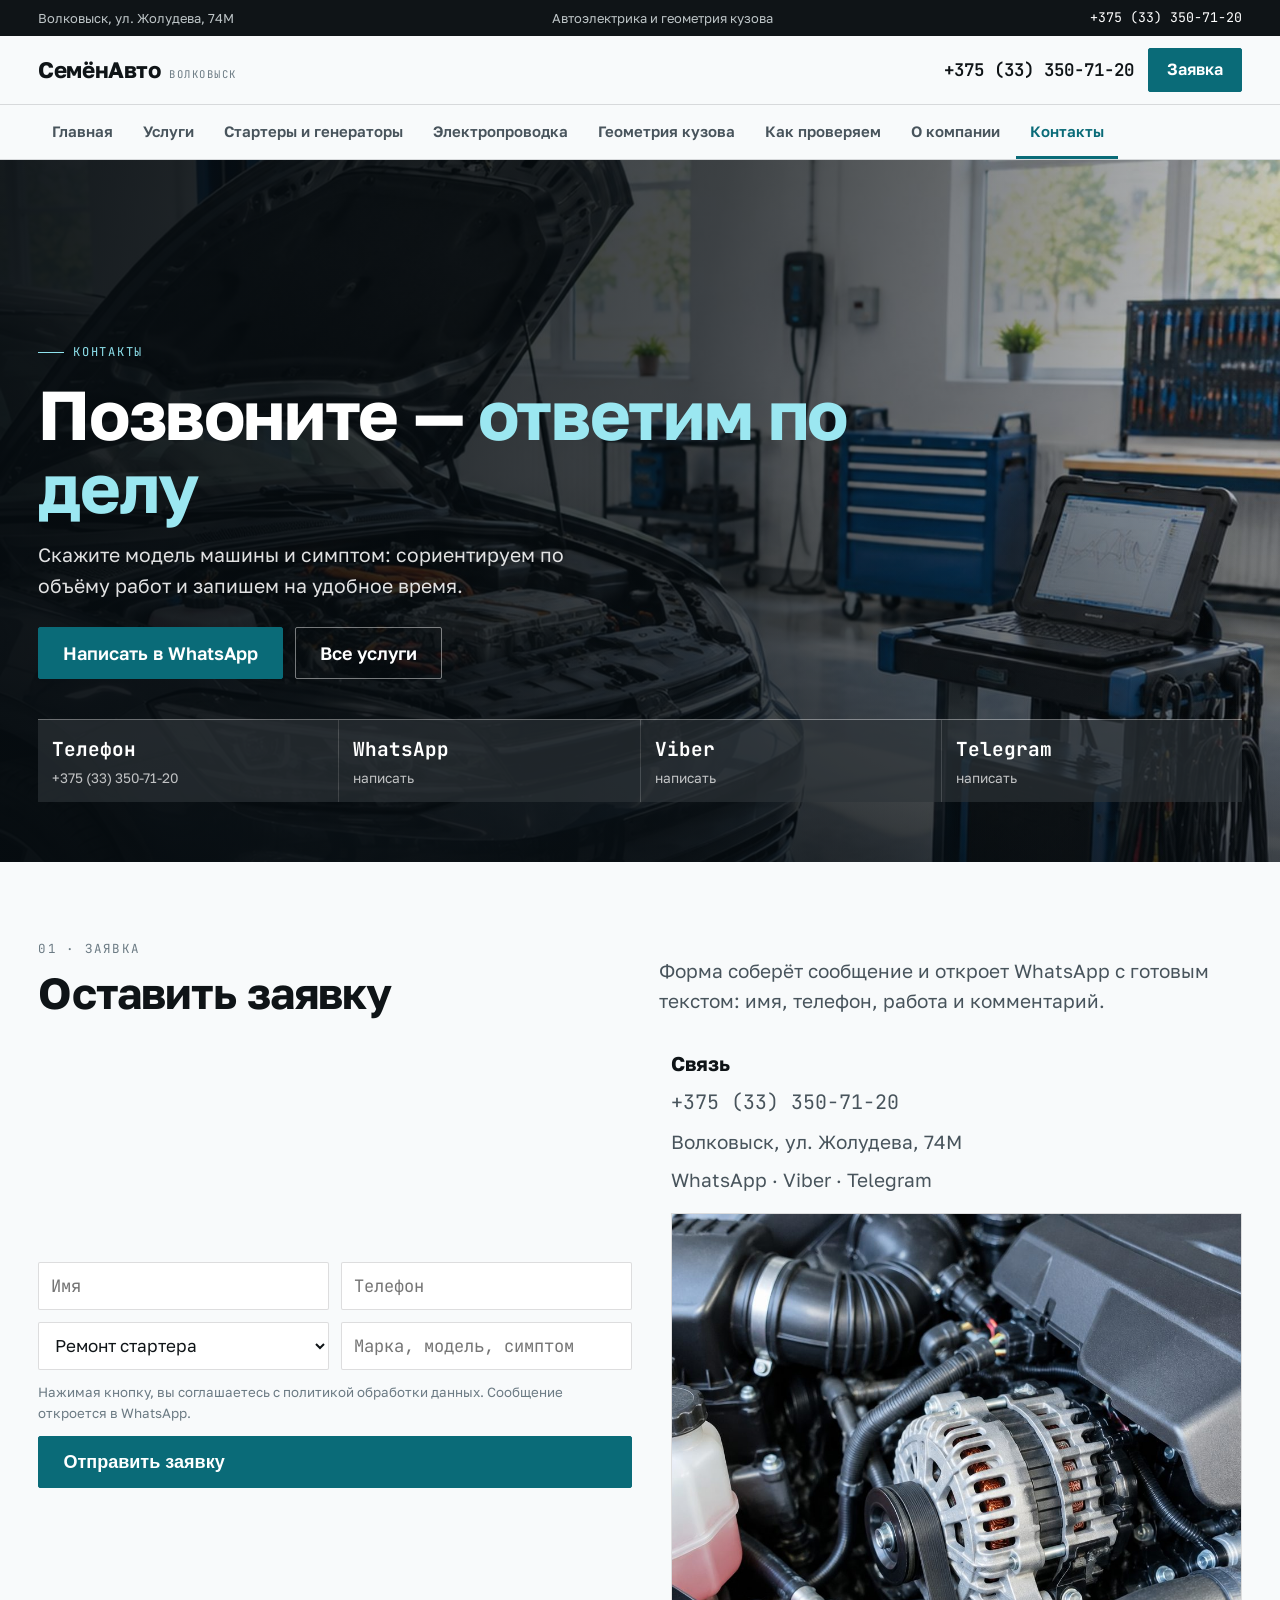
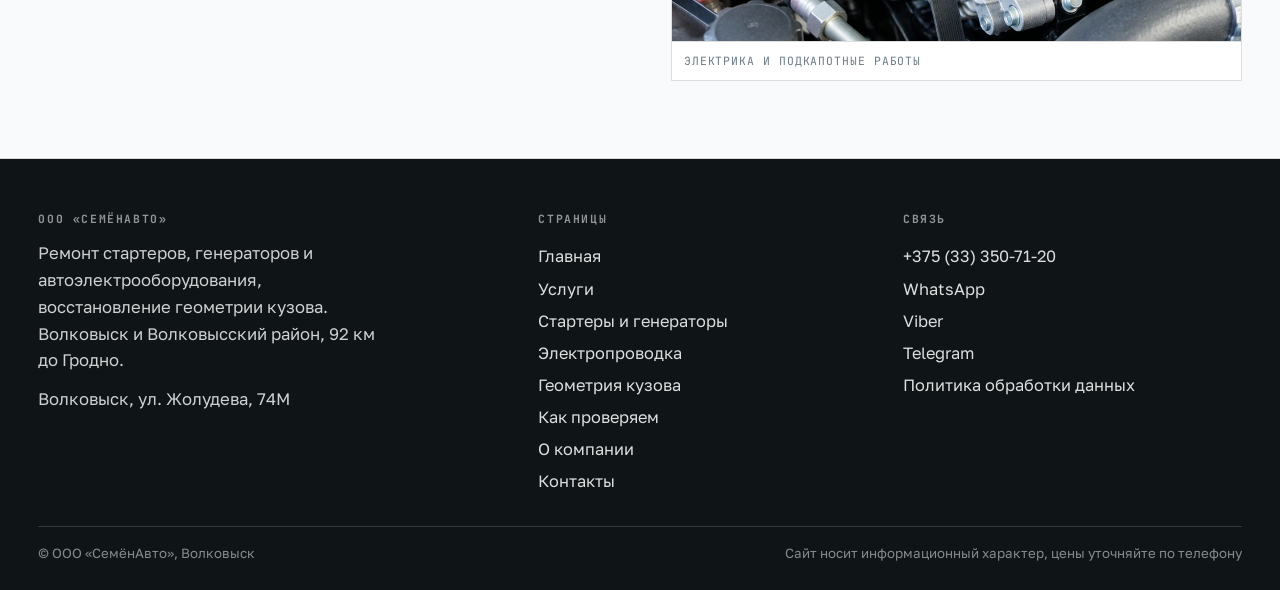
<file: kontakty.html>
<!doctype html><html lang="ru"><head><meta charset="utf-8"><meta name="viewport" content="width=device-width, initial-scale=1"><title>Контакты — ООО «СемёнАвто», Волковыск</title><meta name="description" content="Телефон +375 (33) 350-71-20, Волковыск, ул. Жолудева, 74М. Заявка на ремонт стартера, генератора или проводки."><meta property="og:type" content="website"><meta property="og:title" content="Контакты — ООО «СемёнАвто», Волковыск"><meta property="og:description" content="Телефон +375 (33) 350-71-20, Волковыск, ул. Жолудева, 74М. Заявка на ремонт стартера, генератора или проводки."><meta property="og:image" content="assets/img/hero.jpg"><style>
:root{--paper:#F8FAFB;--tint:#E9F2F4;--ink:#0F1417;--ink2:#48545C;--muted:#6C7B84;
--acc:#0A6B78;--accb:#12A7BB;--bad:#B42318;--ok:#0F7B4F;--line:rgba(15,20,23,.14);
--f-b:"Golos Text",system-ui,sans-serif;--f-m:"JetBrains Mono",ui-monospace,monospace}
*,*::before,*::after{box-sizing:border-box}
html{-webkit-text-size-adjust:100%;font-size:19px;overflow-x:clip}
body{margin:0;background:var(--paper);color:var(--ink);font-family:var(--f-b);line-height:1.6;
-webkit-font-smoothing:antialiased;overflow-x:hidden}
img{max-width:100%;display:block}
a{color:inherit;text-decoration:none}
h1,h2,h3,h4,p,ul,ol,dl,dd,figure{margin:0}
ul,ol{padding-left:1.1em}
h1,h2,h3{font-weight:700;line-height:1.06;letter-spacing:-.02em;overflow-wrap:anywhere}
h1{font-size:clamp(2.1rem,5.4vw,4.2rem)}
h2{font-size:clamp(1.7rem,3.4vw,2.7rem);line-height:1.1}
h3{font-size:clamp(1.05rem,1.5vw,1.2rem);line-height:1.3;letter-spacing:-.01em}
p{color:var(--ink2)}
em{font-style:normal;color:var(--acc)}
.mono{font-family:var(--f-m);font-size:.66rem;letter-spacing:.1em;text-transform:uppercase;color:var(--muted)}
.wrap{width:100%;max-width:1320px;margin:0 auto;padding-inline:clamp(16px,3vw,40px)}
.topbar{background:var(--ink);color:#EAF2F4;font-size:.68rem}
.topbar__in{display:flex;gap:18px;align-items:center;justify-content:space-between;min-height:36px;flex-wrap:wrap}
.topbar span{opacity:.8}
.topbar a{font-family:var(--f-m);font-size:.7rem;color:#fff}
.hdr{background:var(--paper);border-bottom:1px solid var(--line);position:relative;z-index:60}
.hdr__in{display:flex;align-items:center;justify-content:space-between;gap:14px;padding-block:12px}
.logo{display:flex;align-items:baseline;gap:9px;min-width:0}
.logo b{font-size:1.18rem;letter-spacing:-.02em;white-space:nowrap}
.logo span{font-family:var(--f-m);font-size:.56rem;letter-spacing:.14em;color:var(--muted);text-transform:uppercase}
.hdr__right{display:flex;align-items:center;gap:14px}
.tel{font-family:var(--f-m);font-size:.92rem;font-weight:600;white-space:nowrap}
.strip{border-bottom:1px solid var(--line);background:var(--paper);position:relative;z-index:55}
.strip__in{display:flex;gap:2px;overflow-x:auto;scrollbar-width:none}
.strip__in::-webkit-scrollbar{display:none}
.strip__in a{flex:none;padding:14px 14px 13px;font-size:.79rem;font-weight:600;color:var(--ink2);
border-bottom:3px solid transparent;white-space:nowrap}
.strip__in a:hover{color:var(--ink);background:var(--tint)}
.strip__in a[aria-current]{color:var(--acc);border-bottom-color:var(--acc)}
.burger{display:none;width:44px;height:40px;border:1px solid var(--line);background:#fff;border-radius:2px;
align-items:center;justify-content:center;flex-direction:column;gap:4px;cursor:pointer;padding:0}
.burger i{display:block;width:18px;height:2px;background:var(--ink)}
.hero{position:relative;min-height:clamp(560px,78vh,760px);display:flex;align-items:flex-end;
background:var(--ink);color:#fff;overflow:hidden}
.hero__bg{position:absolute;inset:0}
.hero__bg img{width:100%;height:100%;object-fit:cover}
.hero__bg::after{content:"";position:absolute;inset:0;background:
linear-gradient(100deg,rgba(6,12,16,.94) 0%,rgba(6,12,16,.72) 52%,rgba(6,12,16,.12) 100%),
linear-gradient(0deg,rgba(6,12,16,.7),transparent 55%)}
.hero__in{position:relative;z-index:2;width:100%;padding-block:clamp(34px,5vw,60px)}
.hero h1{color:#fff;max-width:20ch}
.hero p{color:rgba(255,255,255,.88);max-width:46ch;margin-top:16px;font-size:1.02rem}
.kick{display:inline-flex;align-items:center;gap:9px;font-family:var(--f-m);font-size:.64rem;
letter-spacing:.14em;text-transform:uppercase;color:#8FE3EE}
.kick::before{content:"";width:26px;height:1px;background:currentColor}
.hero__cta{display:flex;gap:12px;flex-wrap:wrap;margin-top:26px}
.btn{display:inline-flex;align-items:center;gap:9px;min-height:52px;padding:0 24px;border-radius:2px;
background:var(--acc);color:#fff;font-weight:600;font-size:.95rem;border:1px solid var(--acc)}
.btn:hover{background:#085460}
.btn--line{background:transparent;color:#fff;border-color:rgba(255,255,255,.45)}
.btn--line:hover{background:rgba(255,255,255,.12)}
.hero__figs{display:grid;grid-template-columns:repeat(4,minmax(0,1fr));gap:1px;background:rgba(255,255,255,.22);
margin-top:clamp(24px,3.4vw,40px);border-top:1px solid rgba(255,255,255,.22)}
.hero__figs>div{background:rgba(8,16,20,.55);padding:14px 14px 12px}
.hero__figs b{display:block;font-family:var(--f-m);font-size:1.02rem;color:#fff}
.hero__figs span{display:block;font-size:.72rem;color:rgba(255,255,255,.72);margin-top:3px}
.band{padding-block:clamp(44px,6vw,84px);border-bottom:1px solid var(--line)}
.band--tint{background:var(--tint)}
.band--ink{background:var(--ink);color:#fff}
.band--ink h2,.band--ink h3{color:#fff}
.band--ink p{color:rgba(255,255,255,.78)}
</style><link rel="stylesheet" href="assets/css/site.v1.css"><link rel="icon" href="assets/img/favicon.svg" type="image/svg+xml"><link rel="preconnect" href="https://fonts.googleapis.com"><link rel="preconnect" href="https://fonts.gstatic.com" crossorigin><link rel="stylesheet" href="https://fonts.googleapis.com/css2?family=Golos+Text:wght@400;600;700&family=JetBrains+Mono:wght@400;600&display=swap"></head><body><div class="topbar"><div class="wrap topbar__in"><span>Волковыск, ул. Жолудева, 74М</span><span>Автоэлектрика и геометрия кузова</span><a href="tel:+375333507120">+375 (33) 350-71-20</a></div></div><header class="hdr"><div class="wrap hdr__in"><a class="logo" href="index.html"><b>СемёнАвто</b><span>Волковыск</span></a><div class="hdr__right"><a class="tel" href="tel:+375333507120">+375 (33) 350-71-20</a><a class="btn" href="kontakty.html#zayavka" style="min-height:44px;padding:0 18px;font-size:.85rem">Заявка</a><button class="burger" id="burger" aria-label="Меню" aria-expanded="false"><i></i><i></i><i></i></button></div></div></header><div class="strip"><div class="wrap"><nav class="strip__in" aria-label="Страницы сайта"><a href="index.html">Главная</a><a href="uslugi.html">Услуги</a><a href="startgen.html">Стартеры и генераторы</a><a href="provodka.html">Электропроводка</a><a href="geometriya.html">Геометрия кузова</a><a href="stend.html">Как проверяем</a><a href="o-kompanii.html">О компании</a><a href="kontakty.html" aria-current="page">Контакты</a></nav></div></div><main><section class="hero"><div class="hero__bg"><img src="assets/img/hero.jpg" alt="ООО «СемёнАвто» — автоэлектрика в Волковыске"></div><div class="hero__in"><div class="wrap"><span class="kick">Контакты</span><h1 style="margin-top:14px">Позвоните — <em>ответим по делу</em></h1><p>Скажите модель машины и симптом: сориентируем по объёму работ и запишем на удобное время.</p><div class="hero__cta"><a class="btn" href="kontakty.html#zayavka">Написать в WhatsApp</a><a class="btn btn--line" href="uslugi.html">Все услуги</a></div><div class="hero__figs"><div><b>Телефон</b><span>+375 (33) 350-71-20</span></div><div><b>WhatsApp</b><span>написать</span></div><div><b>Viber</b><span>написать</span></div><div><b>Telegram</b><span>написать</span></div></div></div></div></section><section class="band"><div class="wrap" id="zayavka"><div class="sect__head"><div class="h2w"><span class="mono">01 · заявка</span><h2>Оставить заявку</h2></div><div><p>Форма соберёт сообщение и откроет WhatsApp с готовым текстом: имя, телефон, работа и комментарий.</p></div></div><div class="split"><div><form class="form" id="lead-form" novalidate><input class="inp" id="lname" placeholder="Имя" autocomplete="name"><input class="inp" id="lphone" placeholder="Телефон" inputmode="tel" autocomplete="tel"><select class="inp" id="ltask" style="font-family:var(--f-b)"><option>Ремонт стартера</option><option>Ремонт генератора</option><option>Ремонт электропроводки</option><option>Автоэлектрооборудование</option><option>Геометрия кузова</option><option>Не знаю, нужна помощь</option></select><input class="inp" id="lmsg" placeholder="Марка, модель, симптом"><p class="form__note">Нажимая кнопку, вы соглашаетесь с политикой обработки данных. Сообщение откроется в WhatsApp.</p><button class="btn" type="submit" style="grid-column:1/-1">Отправить заявку</button></form><span class="ok" id="lead-ok"></span></div><div class="split__txt"><h3>Связь</h3><p style="margin-top:10px"><a href="tel:+375333507120" style="font-family:var(--f-m);font-size:1.05rem">+375 (33) 350-71-20</a></p><p style="margin-top:8px">Волковыск, ул. Жолудева, 74М</p><p style="margin-top:8px"><a href="https://wa.me/375333507120">WhatsApp</a> · <a href="viber://chat?number=%2B375333507120">Viber</a> · <a href="https://t.me/+375333507120">Telegram</a></p><figure class="figure" style="margin-top:18px"><img src="assets/img/bay.jpg" alt="Подкапотное пространство" style="width:100%;aspect-ratio:4/3;object-fit:cover"><figcaption>Электрика и подкапотные работы</figcaption></figure></div></div></div></section></main><footer class="foot"><div class="wrap"><div class="foot__in"><div><h4>ООО «СемёнАвто»</h4><p style="color:rgba(255,255,255,.8);font-size:.88rem;max-width:34ch">Ремонт стартеров, генераторов и автоэлектрооборудования, восстановление геометрии кузова. Волковыск и Волковысский район, 92 км до Гродно.</p><p style="color:rgba(255,255,255,.8);font-size:.88rem;margin-top:12px">Волковыск, ул. Жолудева, 74М</p></div><div><h4>Страницы</h4><a href="index.html">Главная</a><a href="uslugi.html">Услуги</a><a href="startgen.html">Стартеры и генераторы</a><a href="provodka.html">Электропроводка</a><a href="geometriya.html">Геометрия кузова</a><a href="stend.html">Как проверяем</a><a href="o-kompanii.html">О компании</a><a href="kontakty.html">Контакты</a></div><div><h4>Связь</h4><a href="tel:+375333507120">+375 (33) 350-71-20</a><a href="https://wa.me/375333507120">WhatsApp</a><a href="viber://chat?number=%2B375333507120">Viber</a><a href="https://t.me/+375333507120">Telegram</a><a href="politika.html">Политика обработки данных</a></div></div><div class="foot__low"><span>© ООО «СемёнАвто», Волковыск</span><span>Сайт носит информационный характер, цены уточняйте по телефону</span></div></div></footer><div class="fbar"><a href="tel:+375333507120">Позвонить</a><a href="https://wa.me/375333507120">WhatsApp</a><a href="viber://chat?number=%2B375333507120">Viber</a><a href="https://t.me/+375333507120">Telegram</a></div><div class="drawer" id="drawer" aria-hidden="true" role="dialog" aria-label="Меню"><div class="drawer__top"><span class="mono">Меню</span><button class="drawer__close" id="drawerClose" aria-label="Закрыть">✕</button></div><nav><a href="index.html">Главная</a><a href="uslugi.html">Услуги</a><a href="startgen.html">Стартеры и генераторы</a><a href="provodka.html">Электропроводка</a><a href="geometriya.html">Геометрия кузова</a><a href="stend.html">Как проверяем</a><a href="o-kompanii.html">О компании</a><a href="kontakty.html" aria-current="page">Контакты</a><a href="politika.html">Политика обработки данных</a></nav><div class="drawer__foot"><a class="btn" href="tel:+375333507120">+375 (33) 350-71-20</a><a class="btn btn--line" style="color:var(--ink);border-color:var(--line)" href="https://wa.me/375333507120">WhatsApp</a></div></div><script src="assets/js/main.v1.js"></script></body></html>
</file>
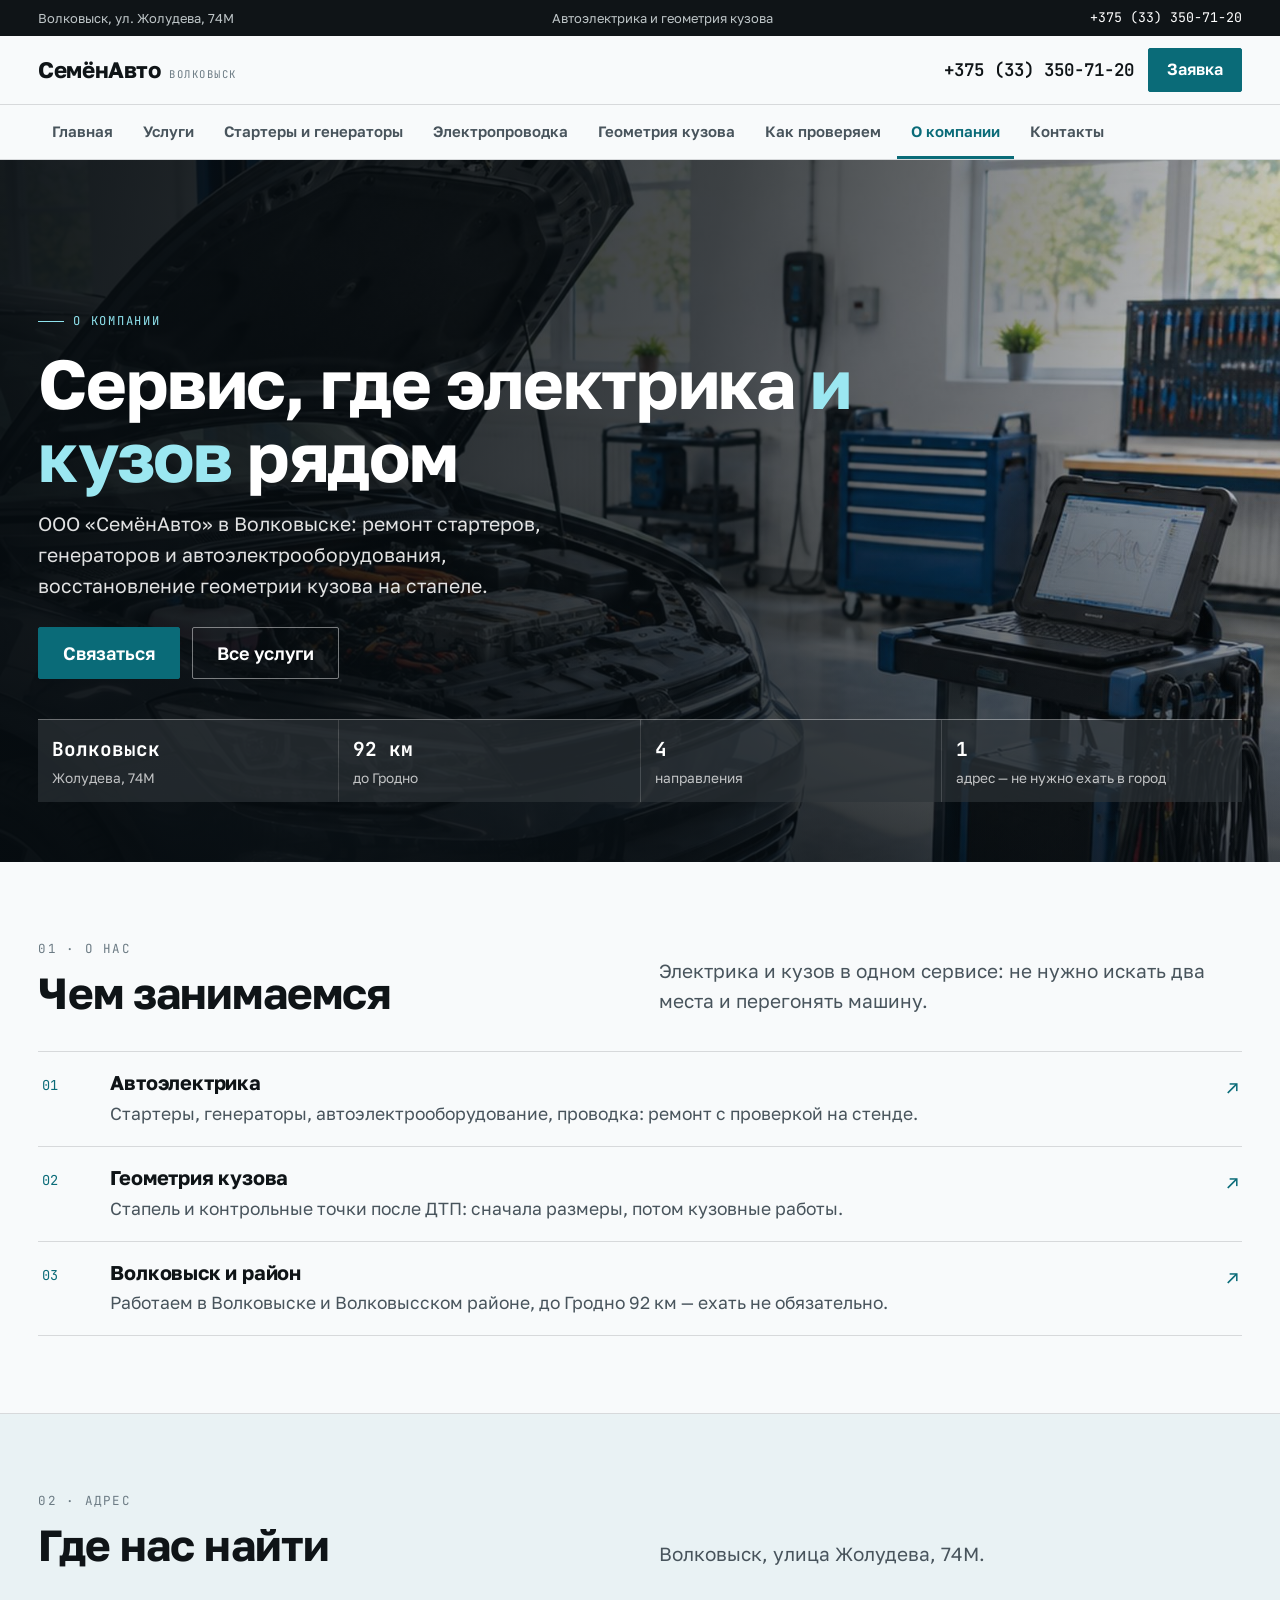
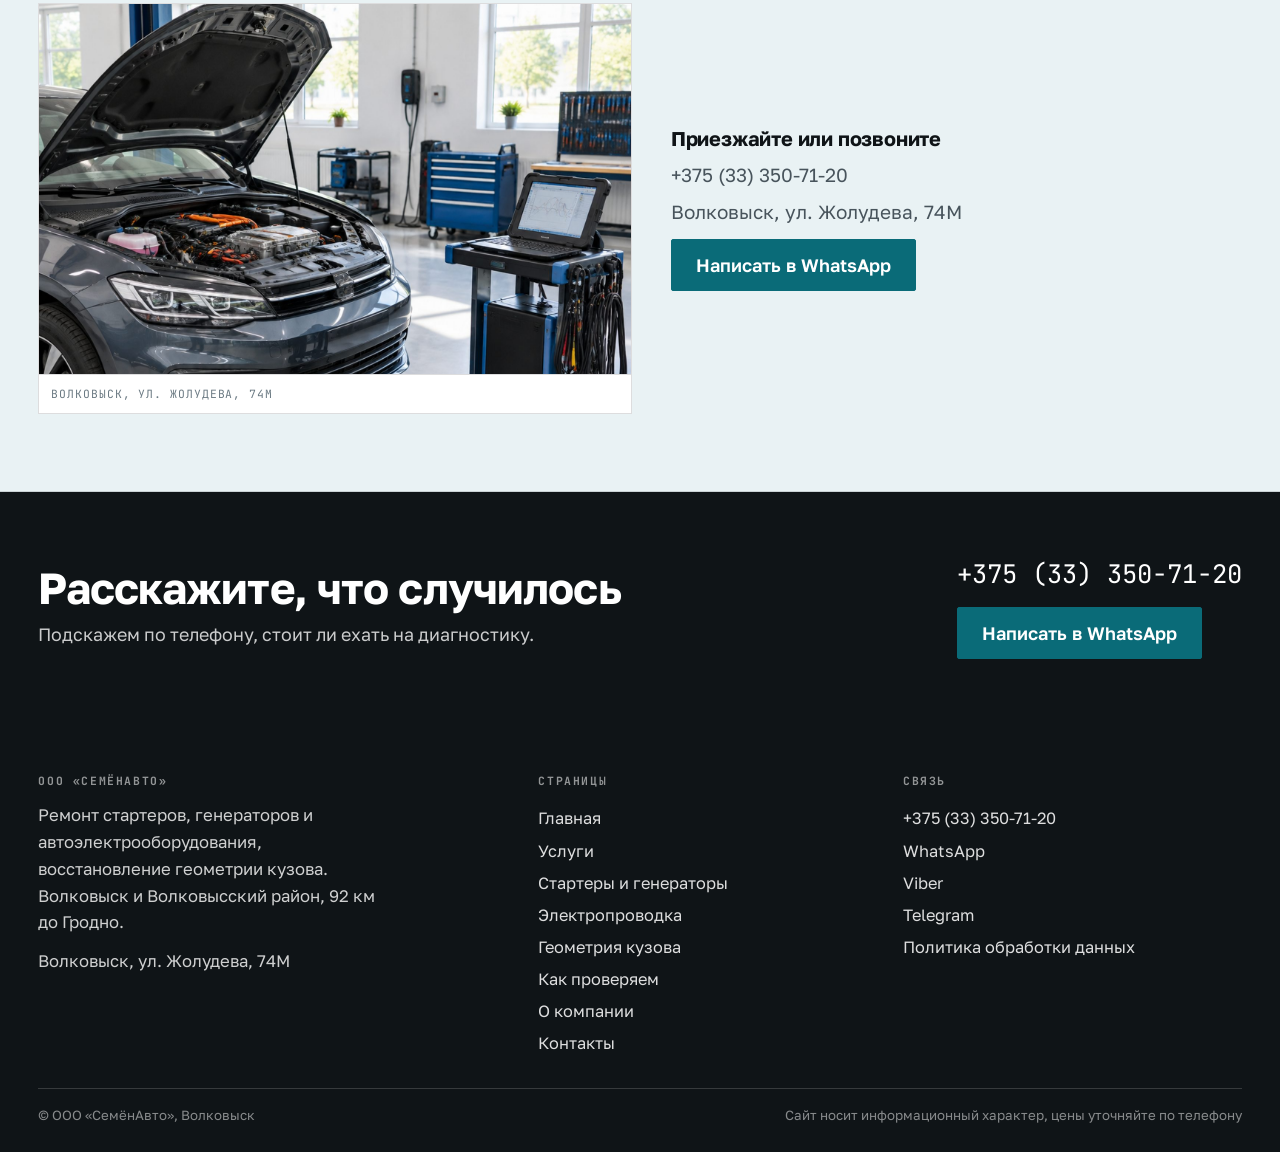
<file: o-kompanii.html>
<!doctype html><html lang="ru"><head><meta charset="utf-8"><meta name="viewport" content="width=device-width, initial-scale=1"><title>О компании — ООО «СемёнАвто», Волковыск</title><meta name="description" content="ООО «СемёнАвто»: автоэлектрика и восстановление геометрии кузова в Волковыске, ул. Жолудева, 74М."><meta property="og:type" content="website"><meta property="og:title" content="О компании — ООО «СемёнАвто», Волковыск"><meta property="og:description" content="ООО «СемёнАвто»: автоэлектрика и восстановление геометрии кузова в Волковыске, ул. Жолудева, 74М."><meta property="og:image" content="assets/img/hero.jpg"><style>
:root{--paper:#F8FAFB;--tint:#E9F2F4;--ink:#0F1417;--ink2:#48545C;--muted:#6C7B84;
--acc:#0A6B78;--accb:#12A7BB;--bad:#B42318;--ok:#0F7B4F;--line:rgba(15,20,23,.14);
--f-b:"Golos Text",system-ui,sans-serif;--f-m:"JetBrains Mono",ui-monospace,monospace}
*,*::before,*::after{box-sizing:border-box}
html{-webkit-text-size-adjust:100%;font-size:19px;overflow-x:clip}
body{margin:0;background:var(--paper);color:var(--ink);font-family:var(--f-b);line-height:1.6;
-webkit-font-smoothing:antialiased;overflow-x:hidden}
img{max-width:100%;display:block}
a{color:inherit;text-decoration:none}
h1,h2,h3,h4,p,ul,ol,dl,dd,figure{margin:0}
ul,ol{padding-left:1.1em}
h1,h2,h3{font-weight:700;line-height:1.06;letter-spacing:-.02em;overflow-wrap:anywhere}
h1{font-size:clamp(2.1rem,5.4vw,4.2rem)}
h2{font-size:clamp(1.7rem,3.4vw,2.7rem);line-height:1.1}
h3{font-size:clamp(1.05rem,1.5vw,1.2rem);line-height:1.3;letter-spacing:-.01em}
p{color:var(--ink2)}
em{font-style:normal;color:var(--acc)}
.mono{font-family:var(--f-m);font-size:.66rem;letter-spacing:.1em;text-transform:uppercase;color:var(--muted)}
.wrap{width:100%;max-width:1320px;margin:0 auto;padding-inline:clamp(16px,3vw,40px)}
.topbar{background:var(--ink);color:#EAF2F4;font-size:.68rem}
.topbar__in{display:flex;gap:18px;align-items:center;justify-content:space-between;min-height:36px;flex-wrap:wrap}
.topbar span{opacity:.8}
.topbar a{font-family:var(--f-m);font-size:.7rem;color:#fff}
.hdr{background:var(--paper);border-bottom:1px solid var(--line);position:relative;z-index:60}
.hdr__in{display:flex;align-items:center;justify-content:space-between;gap:14px;padding-block:12px}
.logo{display:flex;align-items:baseline;gap:9px;min-width:0}
.logo b{font-size:1.18rem;letter-spacing:-.02em;white-space:nowrap}
.logo span{font-family:var(--f-m);font-size:.56rem;letter-spacing:.14em;color:var(--muted);text-transform:uppercase}
.hdr__right{display:flex;align-items:center;gap:14px}
.tel{font-family:var(--f-m);font-size:.92rem;font-weight:600;white-space:nowrap}
.strip{border-bottom:1px solid var(--line);background:var(--paper);position:relative;z-index:55}
.strip__in{display:flex;gap:2px;overflow-x:auto;scrollbar-width:none}
.strip__in::-webkit-scrollbar{display:none}
.strip__in a{flex:none;padding:14px 14px 13px;font-size:.79rem;font-weight:600;color:var(--ink2);
border-bottom:3px solid transparent;white-space:nowrap}
.strip__in a:hover{color:var(--ink);background:var(--tint)}
.strip__in a[aria-current]{color:var(--acc);border-bottom-color:var(--acc)}
.burger{display:none;width:44px;height:40px;border:1px solid var(--line);background:#fff;border-radius:2px;
align-items:center;justify-content:center;flex-direction:column;gap:4px;cursor:pointer;padding:0}
.burger i{display:block;width:18px;height:2px;background:var(--ink)}
.hero{position:relative;min-height:clamp(560px,78vh,760px);display:flex;align-items:flex-end;
background:var(--ink);color:#fff;overflow:hidden}
.hero__bg{position:absolute;inset:0}
.hero__bg img{width:100%;height:100%;object-fit:cover}
.hero__bg::after{content:"";position:absolute;inset:0;background:
linear-gradient(100deg,rgba(6,12,16,.94) 0%,rgba(6,12,16,.72) 52%,rgba(6,12,16,.12) 100%),
linear-gradient(0deg,rgba(6,12,16,.7),transparent 55%)}
.hero__in{position:relative;z-index:2;width:100%;padding-block:clamp(34px,5vw,60px)}
.hero h1{color:#fff;max-width:20ch}
.hero p{color:rgba(255,255,255,.88);max-width:46ch;margin-top:16px;font-size:1.02rem}
.kick{display:inline-flex;align-items:center;gap:9px;font-family:var(--f-m);font-size:.64rem;
letter-spacing:.14em;text-transform:uppercase;color:#8FE3EE}
.kick::before{content:"";width:26px;height:1px;background:currentColor}
.hero__cta{display:flex;gap:12px;flex-wrap:wrap;margin-top:26px}
.btn{display:inline-flex;align-items:center;gap:9px;min-height:52px;padding:0 24px;border-radius:2px;
background:var(--acc);color:#fff;font-weight:600;font-size:.95rem;border:1px solid var(--acc)}
.btn:hover{background:#085460}
.btn--line{background:transparent;color:#fff;border-color:rgba(255,255,255,.45)}
.btn--line:hover{background:rgba(255,255,255,.12)}
.hero__figs{display:grid;grid-template-columns:repeat(4,minmax(0,1fr));gap:1px;background:rgba(255,255,255,.22);
margin-top:clamp(24px,3.4vw,40px);border-top:1px solid rgba(255,255,255,.22)}
.hero__figs>div{background:rgba(8,16,20,.55);padding:14px 14px 12px}
.hero__figs b{display:block;font-family:var(--f-m);font-size:1.02rem;color:#fff}
.hero__figs span{display:block;font-size:.72rem;color:rgba(255,255,255,.72);margin-top:3px}
.band{padding-block:clamp(44px,6vw,84px);border-bottom:1px solid var(--line)}
.band--tint{background:var(--tint)}
.band--ink{background:var(--ink);color:#fff}
.band--ink h2,.band--ink h3{color:#fff}
.band--ink p{color:rgba(255,255,255,.78)}
</style><link rel="stylesheet" href="assets/css/site.v1.css"><link rel="icon" href="assets/img/favicon.svg" type="image/svg+xml"><link rel="preconnect" href="https://fonts.googleapis.com"><link rel="preconnect" href="https://fonts.gstatic.com" crossorigin><link rel="stylesheet" href="https://fonts.googleapis.com/css2?family=Golos+Text:wght@400;600;700&family=JetBrains+Mono:wght@400;600&display=swap"></head><body><div class="topbar"><div class="wrap topbar__in"><span>Волковыск, ул. Жолудева, 74М</span><span>Автоэлектрика и геометрия кузова</span><a href="tel:+375333507120">+375 (33) 350-71-20</a></div></div><header class="hdr"><div class="wrap hdr__in"><a class="logo" href="index.html"><b>СемёнАвто</b><span>Волковыск</span></a><div class="hdr__right"><a class="tel" href="tel:+375333507120">+375 (33) 350-71-20</a><a class="btn" href="kontakty.html#zayavka" style="min-height:44px;padding:0 18px;font-size:.85rem">Заявка</a><button class="burger" id="burger" aria-label="Меню" aria-expanded="false"><i></i><i></i><i></i></button></div></div></header><div class="strip"><div class="wrap"><nav class="strip__in" aria-label="Страницы сайта"><a href="index.html">Главная</a><a href="uslugi.html">Услуги</a><a href="startgen.html">Стартеры и генераторы</a><a href="provodka.html">Электропроводка</a><a href="geometriya.html">Геометрия кузова</a><a href="stend.html">Как проверяем</a><a href="o-kompanii.html" aria-current="page">О компании</a><a href="kontakty.html">Контакты</a></nav></div></div><main><section class="hero"><div class="hero__bg"><img src="assets/img/hero.jpg" alt="ООО «СемёнАвто» — автоэлектрика в Волковыске"></div><div class="hero__in"><div class="wrap"><span class="kick">О компании</span><h1 style="margin-top:14px">Сервис, где электрика <em>и кузов</em> рядом</h1><p>ООО «СемёнАвто» в Волковыске: ремонт стартеров, генераторов и автоэлектрооборудования, восстановление геометрии кузова на стапеле.</p><div class="hero__cta"><a class="btn" href="kontakty.html#zayavka">Связаться</a><a class="btn btn--line" href="uslugi.html">Все услуги</a></div><div class="hero__figs"><div><b>Волковыск</b><span>Жолудева, 74М</span></div><div><b>92 км</b><span>до Гродно</span></div><div><b>4</b><span>направления</span></div><div><b>1</b><span>адрес — не нужно ехать в город</span></div></div></div></div></section><section class="band "><div class="wrap"><div class="sect__head"><div class="h2w"><span class="mono">01 · о нас</span><h2>Чем занимаемся</h2></div><div><p>Электрика и кузов в одном сервисе: не нужно искать два места и перегонять машину.</p></div></div><div class="rows"><div class="row"><div class="row__n">01</div><div><h3>Автоэлектрика</h3><p>Стартеры, генераторы, автоэлектрооборудование, проводка: ремонт с проверкой на стенде.</p></div><div class="row__a">↗</div></div><div class="row"><div class="row__n">02</div><div><h3>Геометрия кузова</h3><p>Стапель и контрольные точки после ДТП: сначала размеры, потом кузовные работы.</p></div><div class="row__a">↗</div></div><div class="row"><div class="row__n">03</div><div><h3>Волковыск и район</h3><p>Работаем в Волковыске и Волковысском районе, до Гродно 92 км — ехать не обязательно.</p></div><div class="row__a">↗</div></div></div></div></section><section class="band band--tint"><div class="wrap"><div class="sect__head"><div class="h2w"><span class="mono">02 · адрес</span><h2>Где нас найти</h2></div><div><p>Волковыск, улица Жолудева, 74М.</p></div></div><div class="split"><figure class="figure"><img src="assets/img/hero.jpg" alt="СемёнАвто, Волковыск" style="width:100%;aspect-ratio:16/10;object-fit:cover"><figcaption>Волковыск, ул. Жолудева, 74М</figcaption></figure><div class="split__txt"><h3>Приезжайте или позвоните</h3><p style="margin-top:8px">+375 (33) 350-71-20</p><p style="margin-top:6px">Волковыск, ул. Жолудева, 74М</p><p style="margin-top:12px"><a class="btn" href="https://wa.me/375333507120">Написать в WhatsApp</a></p></div></div></div></section><section class="cta"><div class="wrap cta__in"><div><h2>Расскажите, что случилось</h2><p>Подскажем по телефону, стоит ли ехать на диагностику.</p></div><div><a class="cta__tel" href="tel:+375333507120">+375 (33) 350-71-20</a><a class="btn" style="margin-top:12px" href="https://wa.me/375333507120">Написать в WhatsApp</a></div></div></section></main><footer class="foot"><div class="wrap"><div class="foot__in"><div><h4>ООО «СемёнАвто»</h4><p style="color:rgba(255,255,255,.8);font-size:.88rem;max-width:34ch">Ремонт стартеров, генераторов и автоэлектрооборудования, восстановление геометрии кузова. Волковыск и Волковысский район, 92 км до Гродно.</p><p style="color:rgba(255,255,255,.8);font-size:.88rem;margin-top:12px">Волковыск, ул. Жолудева, 74М</p></div><div><h4>Страницы</h4><a href="index.html">Главная</a><a href="uslugi.html">Услуги</a><a href="startgen.html">Стартеры и генераторы</a><a href="provodka.html">Электропроводка</a><a href="geometriya.html">Геометрия кузова</a><a href="stend.html">Как проверяем</a><a href="o-kompanii.html">О компании</a><a href="kontakty.html">Контакты</a></div><div><h4>Связь</h4><a href="tel:+375333507120">+375 (33) 350-71-20</a><a href="https://wa.me/375333507120">WhatsApp</a><a href="viber://chat?number=%2B375333507120">Viber</a><a href="https://t.me/+375333507120">Telegram</a><a href="politika.html">Политика обработки данных</a></div></div><div class="foot__low"><span>© ООО «СемёнАвто», Волковыск</span><span>Сайт носит информационный характер, цены уточняйте по телефону</span></div></div></footer><div class="fbar"><a href="tel:+375333507120">Позвонить</a><a href="https://wa.me/375333507120">WhatsApp</a><a href="viber://chat?number=%2B375333507120">Viber</a><a href="https://t.me/+375333507120">Telegram</a></div><div class="drawer" id="drawer" aria-hidden="true" role="dialog" aria-label="Меню"><div class="drawer__top"><span class="mono">Меню</span><button class="drawer__close" id="drawerClose" aria-label="Закрыть">✕</button></div><nav><a href="index.html">Главная</a><a href="uslugi.html">Услуги</a><a href="startgen.html">Стартеры и генераторы</a><a href="provodka.html">Электропроводка</a><a href="geometriya.html">Геометрия кузова</a><a href="stend.html">Как проверяем</a><a href="o-kompanii.html" aria-current="page">О компании</a><a href="kontakty.html">Контакты</a><a href="politika.html">Политика обработки данных</a></nav><div class="drawer__foot"><a class="btn" href="tel:+375333507120">+375 (33) 350-71-20</a><a class="btn btn--line" style="color:var(--ink);border-color:var(--line)" href="https://wa.me/375333507120">WhatsApp</a></div></div><script src="assets/js/main.v1.js"></script></body></html>
</file>
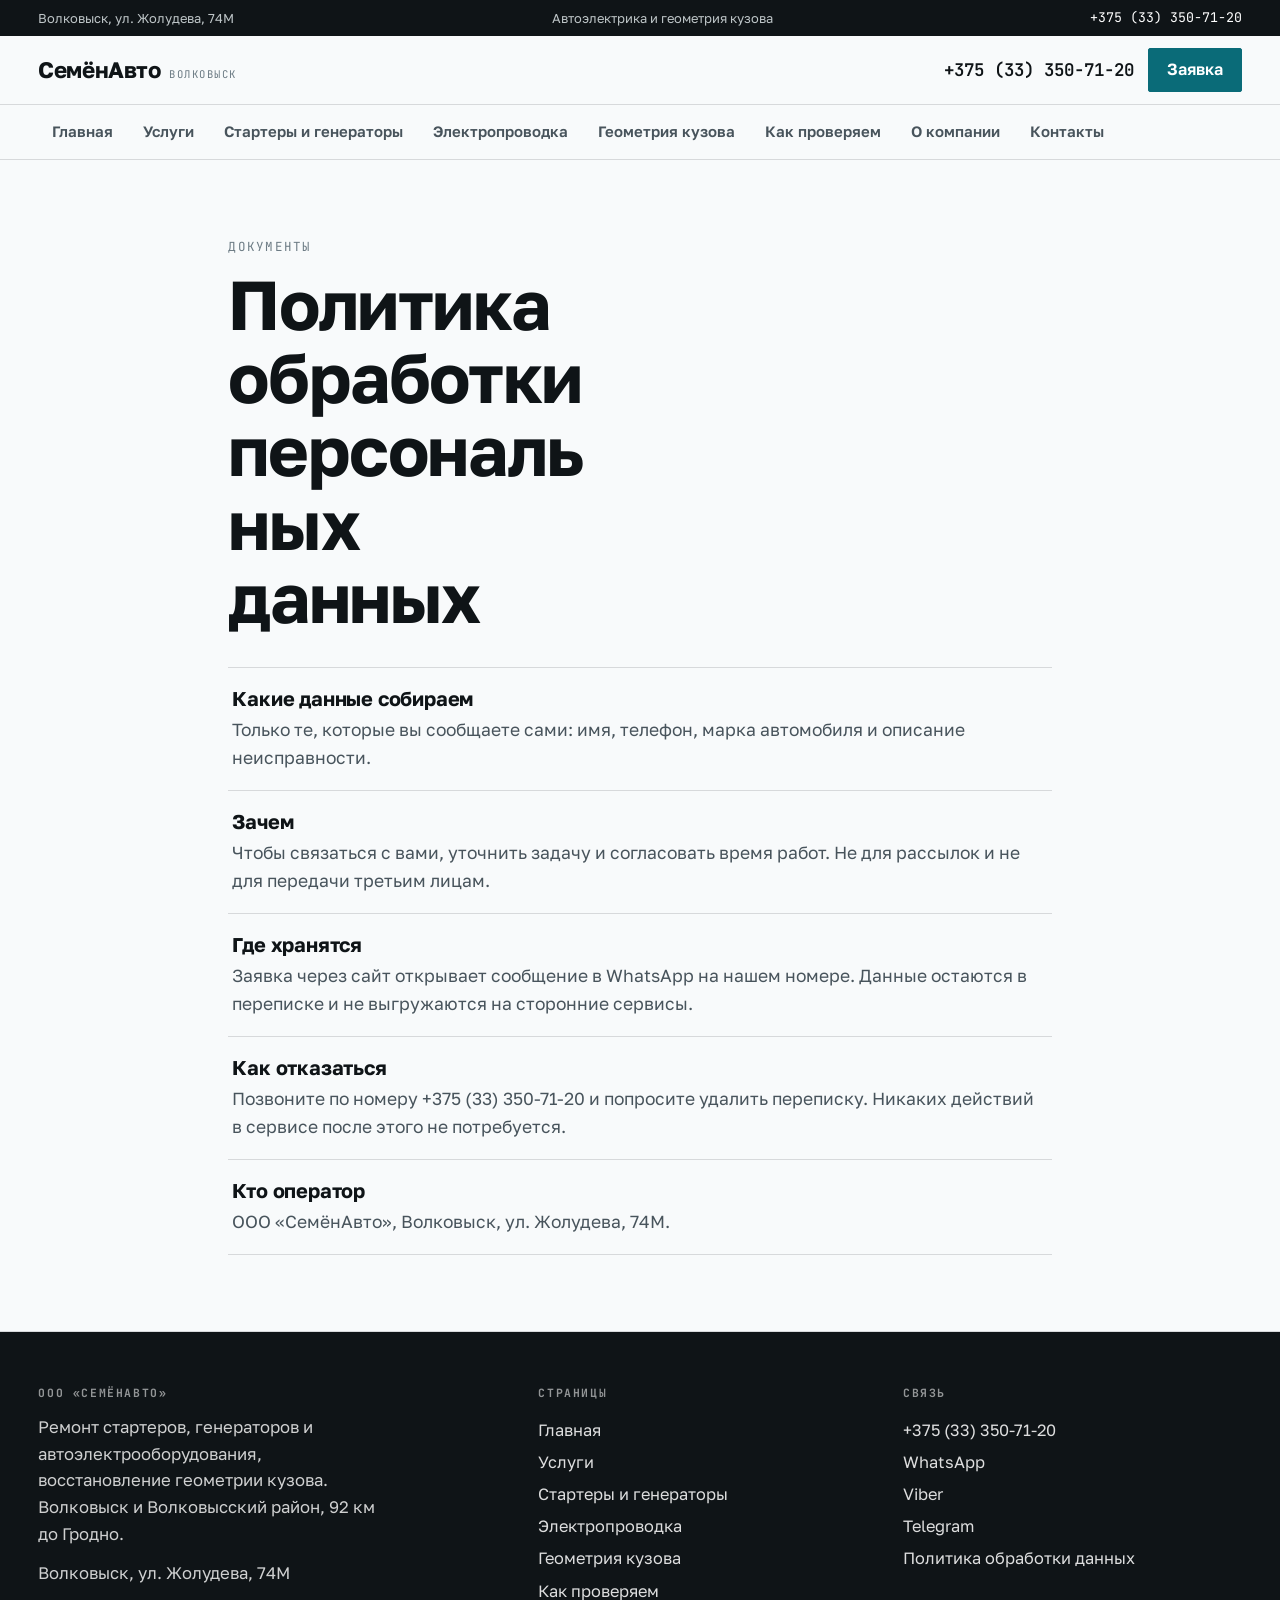
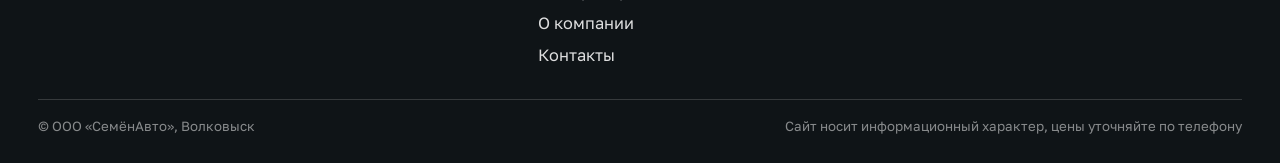
<file: politika.html>
<!doctype html><html lang="ru"><head><meta charset="utf-8"><meta name="viewport" content="width=device-width, initial-scale=1"><title>Политика обработки данных — ООО «СемёнАвто»</title><meta name="description" content="Политика обработки персональных данных сайта ООО «СемёнАвто»."><meta property="og:type" content="website"><meta property="og:title" content="Политика обработки данных — ООО «СемёнАвто»"><meta property="og:description" content="Политика обработки персональных данных сайта ООО «СемёнАвто»."><meta property="og:image" content="assets/img/hero.jpg"><style>
:root{--paper:#F8FAFB;--tint:#E9F2F4;--ink:#0F1417;--ink2:#48545C;--muted:#6C7B84;
--acc:#0A6B78;--accb:#12A7BB;--bad:#B42318;--ok:#0F7B4F;--line:rgba(15,20,23,.14);
--f-b:"Golos Text",system-ui,sans-serif;--f-m:"JetBrains Mono",ui-monospace,monospace}
*,*::before,*::after{box-sizing:border-box}
html{-webkit-text-size-adjust:100%;font-size:19px;overflow-x:clip}
body{margin:0;background:var(--paper);color:var(--ink);font-family:var(--f-b);line-height:1.6;
-webkit-font-smoothing:antialiased;overflow-x:hidden}
img{max-width:100%;display:block}
a{color:inherit;text-decoration:none}
h1,h2,h3,h4,p,ul,ol,dl,dd,figure{margin:0}
ul,ol{padding-left:1.1em}
h1,h2,h3{font-weight:700;line-height:1.06;letter-spacing:-.02em;overflow-wrap:anywhere}
h1{font-size:clamp(2.1rem,5.4vw,4.2rem)}
h2{font-size:clamp(1.7rem,3.4vw,2.7rem);line-height:1.1}
h3{font-size:clamp(1.05rem,1.5vw,1.2rem);line-height:1.3;letter-spacing:-.01em}
p{color:var(--ink2)}
em{font-style:normal;color:var(--acc)}
.mono{font-family:var(--f-m);font-size:.66rem;letter-spacing:.1em;text-transform:uppercase;color:var(--muted)}
.wrap{width:100%;max-width:1320px;margin:0 auto;padding-inline:clamp(16px,3vw,40px)}
.topbar{background:var(--ink);color:#EAF2F4;font-size:.68rem}
.topbar__in{display:flex;gap:18px;align-items:center;justify-content:space-between;min-height:36px;flex-wrap:wrap}
.topbar span{opacity:.8}
.topbar a{font-family:var(--f-m);font-size:.7rem;color:#fff}
.hdr{background:var(--paper);border-bottom:1px solid var(--line);position:relative;z-index:60}
.hdr__in{display:flex;align-items:center;justify-content:space-between;gap:14px;padding-block:12px}
.logo{display:flex;align-items:baseline;gap:9px;min-width:0}
.logo b{font-size:1.18rem;letter-spacing:-.02em;white-space:nowrap}
.logo span{font-family:var(--f-m);font-size:.56rem;letter-spacing:.14em;color:var(--muted);text-transform:uppercase}
.hdr__right{display:flex;align-items:center;gap:14px}
.tel{font-family:var(--f-m);font-size:.92rem;font-weight:600;white-space:nowrap}
.strip{border-bottom:1px solid var(--line);background:var(--paper);position:relative;z-index:55}
.strip__in{display:flex;gap:2px;overflow-x:auto;scrollbar-width:none}
.strip__in::-webkit-scrollbar{display:none}
.strip__in a{flex:none;padding:14px 14px 13px;font-size:.79rem;font-weight:600;color:var(--ink2);
border-bottom:3px solid transparent;white-space:nowrap}
.strip__in a:hover{color:var(--ink);background:var(--tint)}
.strip__in a[aria-current]{color:var(--acc);border-bottom-color:var(--acc)}
.burger{display:none;width:44px;height:40px;border:1px solid var(--line);background:#fff;border-radius:2px;
align-items:center;justify-content:center;flex-direction:column;gap:4px;cursor:pointer;padding:0}
.burger i{display:block;width:18px;height:2px;background:var(--ink)}
.hero{position:relative;min-height:clamp(560px,78vh,760px);display:flex;align-items:flex-end;
background:var(--ink);color:#fff;overflow:hidden}
.hero__bg{position:absolute;inset:0}
.hero__bg img{width:100%;height:100%;object-fit:cover}
.hero__bg::after{content:"";position:absolute;inset:0;background:
linear-gradient(100deg,rgba(6,12,16,.94) 0%,rgba(6,12,16,.72) 52%,rgba(6,12,16,.12) 100%),
linear-gradient(0deg,rgba(6,12,16,.7),transparent 55%)}
.hero__in{position:relative;z-index:2;width:100%;padding-block:clamp(34px,5vw,60px)}
.hero h1{color:#fff;max-width:20ch}
.hero p{color:rgba(255,255,255,.88);max-width:46ch;margin-top:16px;font-size:1.02rem}
.kick{display:inline-flex;align-items:center;gap:9px;font-family:var(--f-m);font-size:.64rem;
letter-spacing:.14em;text-transform:uppercase;color:#8FE3EE}
.kick::before{content:"";width:26px;height:1px;background:currentColor}
.hero__cta{display:flex;gap:12px;flex-wrap:wrap;margin-top:26px}
.btn{display:inline-flex;align-items:center;gap:9px;min-height:52px;padding:0 24px;border-radius:2px;
background:var(--acc);color:#fff;font-weight:600;font-size:.95rem;border:1px solid var(--acc)}
.btn:hover{background:#085460}
.btn--line{background:transparent;color:#fff;border-color:rgba(255,255,255,.45)}
.btn--line:hover{background:rgba(255,255,255,.12)}
.hero__figs{display:grid;grid-template-columns:repeat(4,minmax(0,1fr));gap:1px;background:rgba(255,255,255,.22);
margin-top:clamp(24px,3.4vw,40px);border-top:1px solid rgba(255,255,255,.22)}
.hero__figs>div{background:rgba(8,16,20,.55);padding:14px 14px 12px}
.hero__figs b{display:block;font-family:var(--f-m);font-size:1.02rem;color:#fff}
.hero__figs span{display:block;font-size:.72rem;color:rgba(255,255,255,.72);margin-top:3px}
.band{padding-block:clamp(44px,6vw,84px);border-bottom:1px solid var(--line)}
.band--tint{background:var(--tint)}
.band--ink{background:var(--ink);color:#fff}
.band--ink h2,.band--ink h3{color:#fff}
.band--ink p{color:rgba(255,255,255,.78)}
</style><link rel="stylesheet" href="assets/css/site.v1.css"><link rel="icon" href="assets/img/favicon.svg" type="image/svg+xml"><link rel="preconnect" href="https://fonts.googleapis.com"><link rel="preconnect" href="https://fonts.gstatic.com" crossorigin><link rel="stylesheet" href="https://fonts.googleapis.com/css2?family=Golos+Text:wght@400;600;700&family=JetBrains+Mono:wght@400;600&display=swap"></head><body><div class="topbar"><div class="wrap topbar__in"><span>Волковыск, ул. Жолудева, 74М</span><span>Автоэлектрика и геометрия кузова</span><a href="tel:+375333507120">+375 (33) 350-71-20</a></div></div><header class="hdr"><div class="wrap hdr__in"><a class="logo" href="index.html"><b>СемёнАвто</b><span>Волковыск</span></a><div class="hdr__right"><a class="tel" href="tel:+375333507120">+375 (33) 350-71-20</a><a class="btn" href="kontakty.html#zayavka" style="min-height:44px;padding:0 18px;font-size:.85rem">Заявка</a><button class="burger" id="burger" aria-label="Меню" aria-expanded="false"><i></i><i></i><i></i></button></div></div></header><div class="strip"><div class="wrap"><nav class="strip__in" aria-label="Страницы сайта"><a href="index.html">Главная</a><a href="uslugi.html">Услуги</a><a href="startgen.html">Стартеры и генераторы</a><a href="provodka.html">Электропроводка</a><a href="geometriya.html">Геометрия кузова</a><a href="stend.html">Как проверяем</a><a href="o-kompanii.html">О компании</a><a href="kontakty.html">Контакты</a></nav></div></div><main><section class="band"><div class="wrap" style="max-width:900px"><div class="sect__head"><div class="h2w"><span class="mono">документы</span><h1>Политика обработки персональных данных</h1></div><div><p></p></div></div><div class="rows"><div class="row" style="grid-template-columns:minmax(0,1fr)"><div><h3>Какие данные собираем</h3><p>Только те, которые вы сообщаете сами: имя, телефон, марка автомобиля и описание неисправности.</p></div></div><div class="row" style="grid-template-columns:minmax(0,1fr)"><div><h3>Зачем</h3><p>Чтобы связаться с вами, уточнить задачу и согласовать время работ. Не для рассылок и не для передачи третьим лицам.</p></div></div><div class="row" style="grid-template-columns:minmax(0,1fr)"><div><h3>Где хранятся</h3><p>Заявка через сайт открывает сообщение в WhatsApp на нашем номере. Данные остаются в переписке и не выгружаются на сторонние сервисы.</p></div></div><div class="row" style="grid-template-columns:minmax(0,1fr)"><div><h3>Как отказаться</h3><p>Позвоните по номеру +375 (33) 350-71-20 и попросите удалить переписку. Никаких действий в сервисе после этого не потребуется.</p></div></div><div class="row" style="grid-template-columns:minmax(0,1fr)"><div><h3>Кто оператор</h3><p>ООО «СемёнАвто», Волковыск, ул. Жолудева, 74М.</p></div></div></div></div></section></main><footer class="foot"><div class="wrap"><div class="foot__in"><div><h4>ООО «СемёнАвто»</h4><p style="color:rgba(255,255,255,.8);font-size:.88rem;max-width:34ch">Ремонт стартеров, генераторов и автоэлектрооборудования, восстановление геометрии кузова. Волковыск и Волковысский район, 92 км до Гродно.</p><p style="color:rgba(255,255,255,.8);font-size:.88rem;margin-top:12px">Волковыск, ул. Жолудева, 74М</p></div><div><h4>Страницы</h4><a href="index.html">Главная</a><a href="uslugi.html">Услуги</a><a href="startgen.html">Стартеры и генераторы</a><a href="provodka.html">Электропроводка</a><a href="geometriya.html">Геометрия кузова</a><a href="stend.html">Как проверяем</a><a href="o-kompanii.html">О компании</a><a href="kontakty.html">Контакты</a></div><div><h4>Связь</h4><a href="tel:+375333507120">+375 (33) 350-71-20</a><a href="https://wa.me/375333507120">WhatsApp</a><a href="viber://chat?number=%2B375333507120">Viber</a><a href="https://t.me/+375333507120">Telegram</a><a href="politika.html">Политика обработки данных</a></div></div><div class="foot__low"><span>© ООО «СемёнАвто», Волковыск</span><span>Сайт носит информационный характер, цены уточняйте по телефону</span></div></div></footer><div class="fbar"><a href="tel:+375333507120">Позвонить</a><a href="https://wa.me/375333507120">WhatsApp</a><a href="viber://chat?number=%2B375333507120">Viber</a><a href="https://t.me/+375333507120">Telegram</a></div><div class="drawer" id="drawer" aria-hidden="true" role="dialog" aria-label="Меню"><div class="drawer__top"><span class="mono">Меню</span><button class="drawer__close" id="drawerClose" aria-label="Закрыть">✕</button></div><nav><a href="index.html">Главная</a><a href="uslugi.html">Услуги</a><a href="startgen.html">Стартеры и генераторы</a><a href="provodka.html">Электропроводка</a><a href="geometriya.html">Геометрия кузова</a><a href="stend.html">Как проверяем</a><a href="o-kompanii.html">О компании</a><a href="kontakty.html">Контакты</a><a href="politika.html">Политика обработки данных</a></nav><div class="drawer__foot"><a class="btn" href="tel:+375333507120">+375 (33) 350-71-20</a><a class="btn btn--line" style="color:var(--ink);border-color:var(--line)" href="https://wa.me/375333507120">WhatsApp</a></div></div><script src="assets/js/main.v1.js"></script></body></html>
</file>
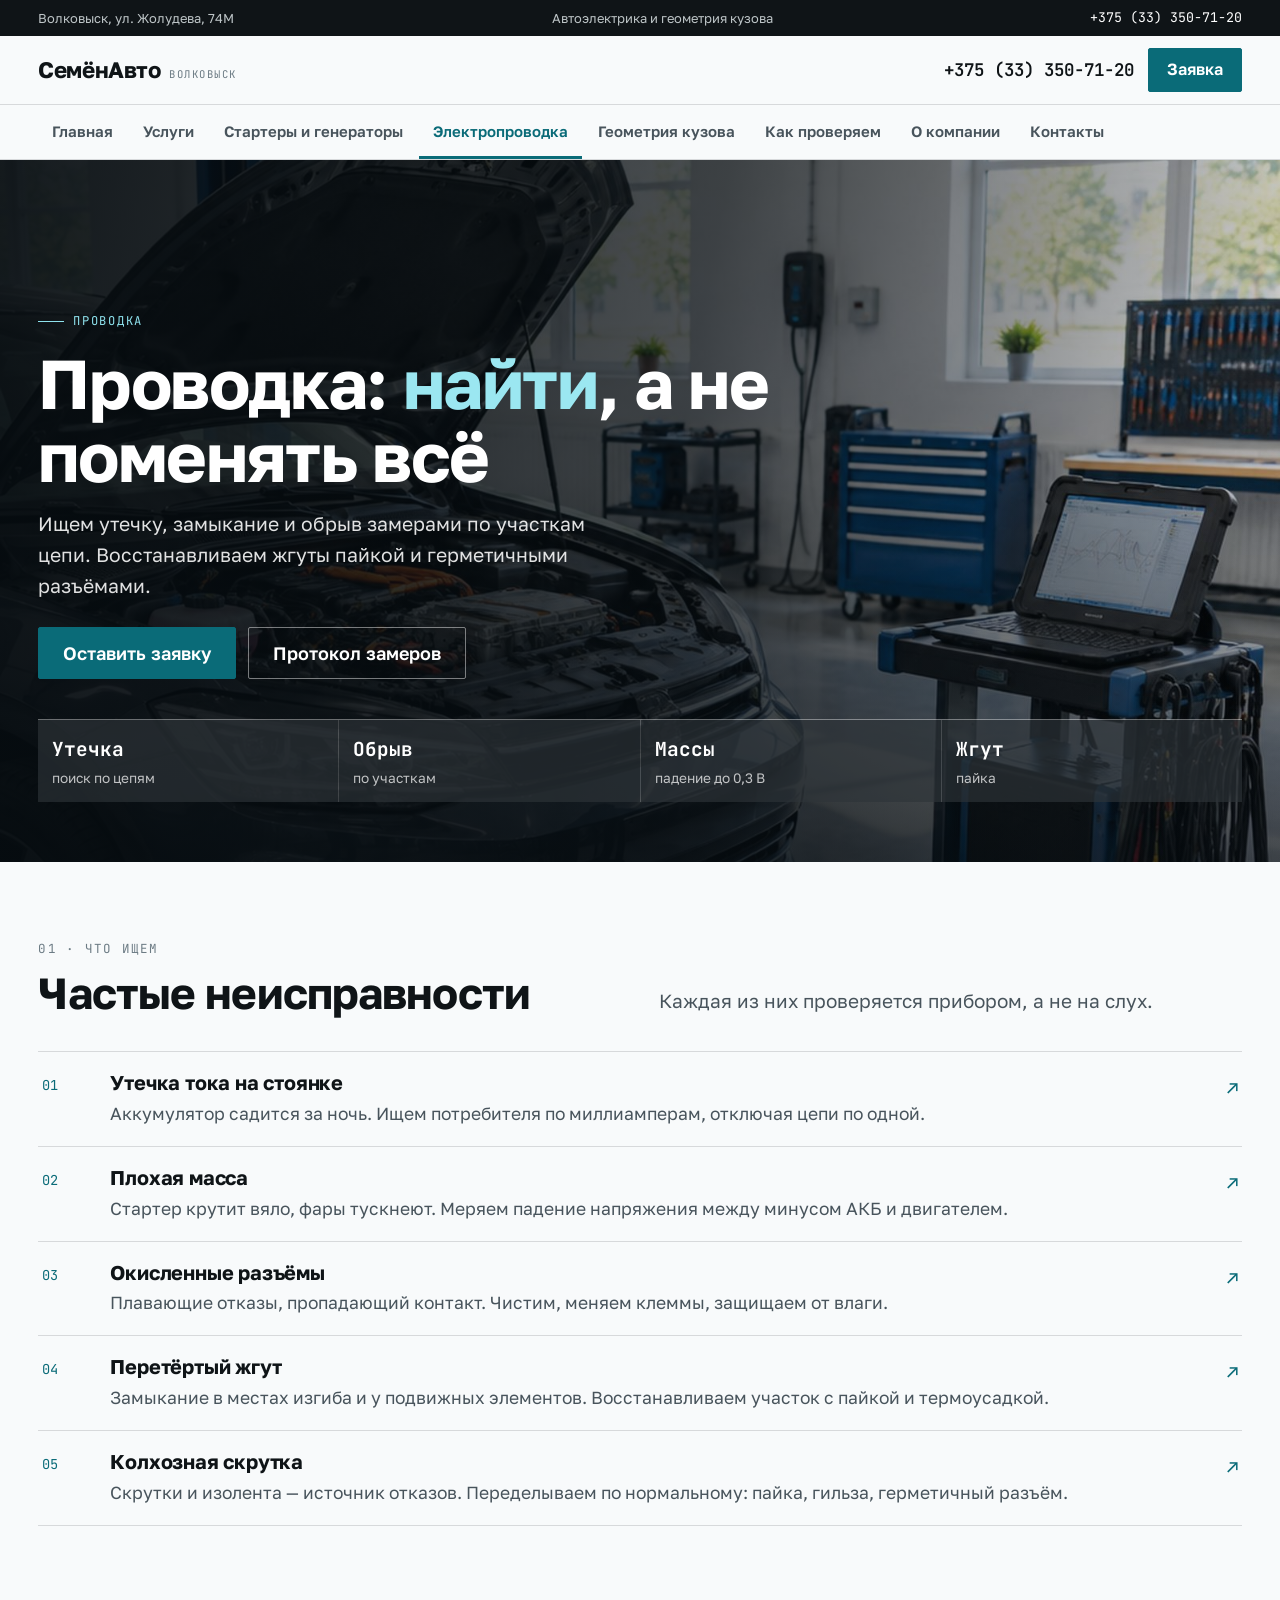
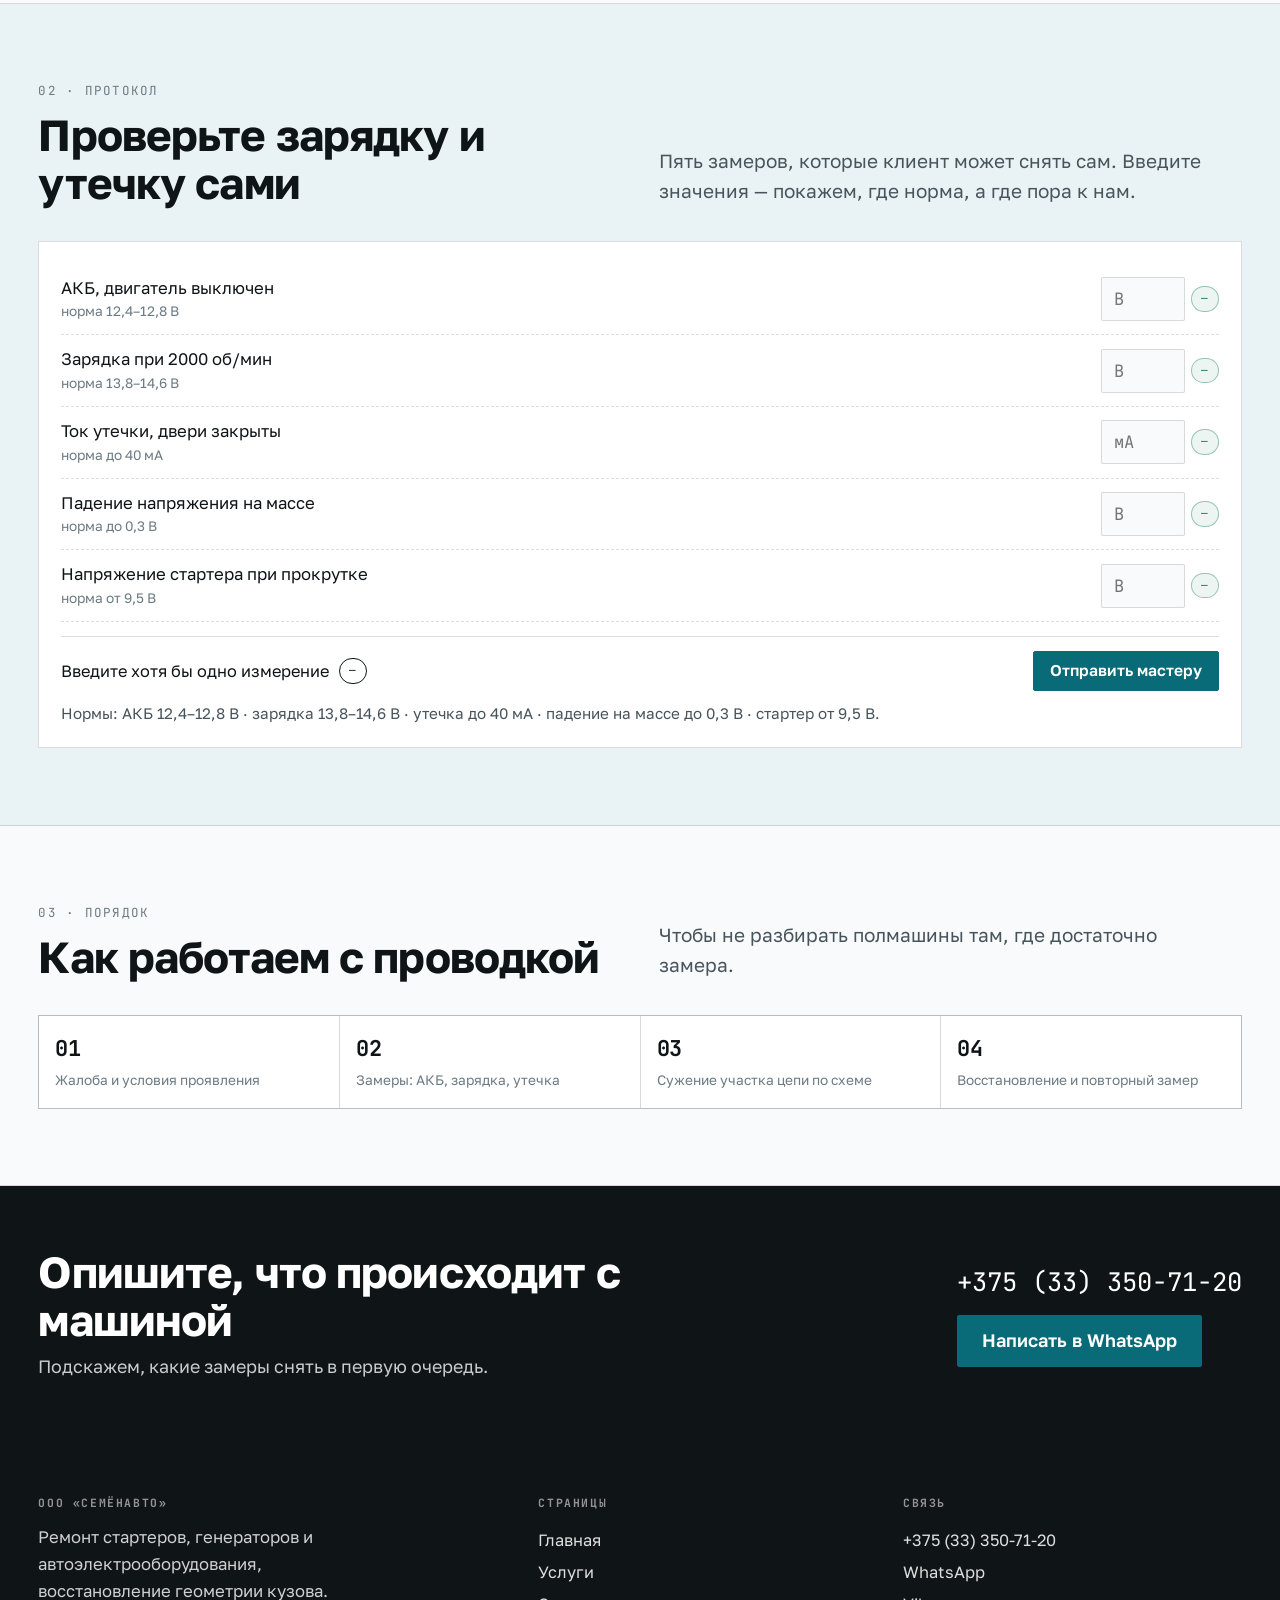
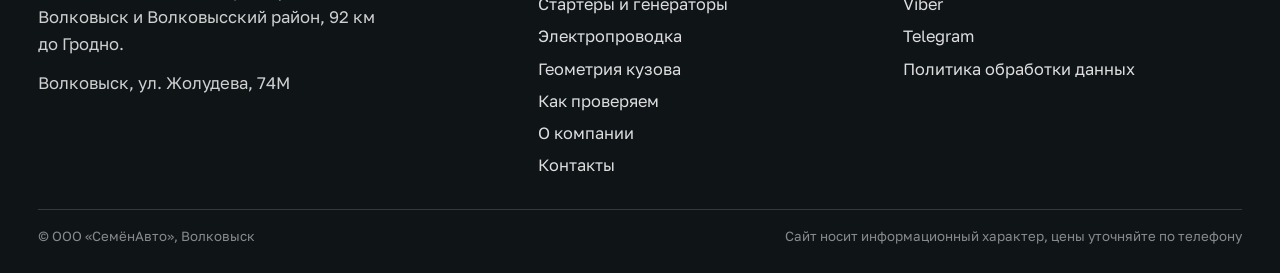
<file: provodka.html>
<!doctype html><html lang="ru"><head><meta charset="utf-8"><meta name="viewport" content="width=device-width, initial-scale=1"><title>Электропроводка — ООО «СемёнАвто»</title><meta name="description" content="Поиск утечки тока, замыканий и обрывов, восстановление жгутов в Волковыске. Замеры вместо замены блоков наугад."><meta property="og:type" content="website"><meta property="og:title" content="Электропроводка — ООО «СемёнАвто»"><meta property="og:description" content="Поиск утечки тока, замыканий и обрывов, восстановление жгутов в Волковыске. Замеры вместо замены блоков наугад."><meta property="og:image" content="assets/img/hero.jpg"><style>
:root{--paper:#F8FAFB;--tint:#E9F2F4;--ink:#0F1417;--ink2:#48545C;--muted:#6C7B84;
--acc:#0A6B78;--accb:#12A7BB;--bad:#B42318;--ok:#0F7B4F;--line:rgba(15,20,23,.14);
--f-b:"Golos Text",system-ui,sans-serif;--f-m:"JetBrains Mono",ui-monospace,monospace}
*,*::before,*::after{box-sizing:border-box}
html{-webkit-text-size-adjust:100%;font-size:19px;overflow-x:clip}
body{margin:0;background:var(--paper);color:var(--ink);font-family:var(--f-b);line-height:1.6;
-webkit-font-smoothing:antialiased;overflow-x:hidden}
img{max-width:100%;display:block}
a{color:inherit;text-decoration:none}
h1,h2,h3,h4,p,ul,ol,dl,dd,figure{margin:0}
ul,ol{padding-left:1.1em}
h1,h2,h3{font-weight:700;line-height:1.06;letter-spacing:-.02em;overflow-wrap:anywhere}
h1{font-size:clamp(2.1rem,5.4vw,4.2rem)}
h2{font-size:clamp(1.7rem,3.4vw,2.7rem);line-height:1.1}
h3{font-size:clamp(1.05rem,1.5vw,1.2rem);line-height:1.3;letter-spacing:-.01em}
p{color:var(--ink2)}
em{font-style:normal;color:var(--acc)}
.mono{font-family:var(--f-m);font-size:.66rem;letter-spacing:.1em;text-transform:uppercase;color:var(--muted)}
.wrap{width:100%;max-width:1320px;margin:0 auto;padding-inline:clamp(16px,3vw,40px)}
.topbar{background:var(--ink);color:#EAF2F4;font-size:.68rem}
.topbar__in{display:flex;gap:18px;align-items:center;justify-content:space-between;min-height:36px;flex-wrap:wrap}
.topbar span{opacity:.8}
.topbar a{font-family:var(--f-m);font-size:.7rem;color:#fff}
.hdr{background:var(--paper);border-bottom:1px solid var(--line);position:relative;z-index:60}
.hdr__in{display:flex;align-items:center;justify-content:space-between;gap:14px;padding-block:12px}
.logo{display:flex;align-items:baseline;gap:9px;min-width:0}
.logo b{font-size:1.18rem;letter-spacing:-.02em;white-space:nowrap}
.logo span{font-family:var(--f-m);font-size:.56rem;letter-spacing:.14em;color:var(--muted);text-transform:uppercase}
.hdr__right{display:flex;align-items:center;gap:14px}
.tel{font-family:var(--f-m);font-size:.92rem;font-weight:600;white-space:nowrap}
.strip{border-bottom:1px solid var(--line);background:var(--paper);position:relative;z-index:55}
.strip__in{display:flex;gap:2px;overflow-x:auto;scrollbar-width:none}
.strip__in::-webkit-scrollbar{display:none}
.strip__in a{flex:none;padding:14px 14px 13px;font-size:.79rem;font-weight:600;color:var(--ink2);
border-bottom:3px solid transparent;white-space:nowrap}
.strip__in a:hover{color:var(--ink);background:var(--tint)}
.strip__in a[aria-current]{color:var(--acc);border-bottom-color:var(--acc)}
.burger{display:none;width:44px;height:40px;border:1px solid var(--line);background:#fff;border-radius:2px;
align-items:center;justify-content:center;flex-direction:column;gap:4px;cursor:pointer;padding:0}
.burger i{display:block;width:18px;height:2px;background:var(--ink)}
.hero{position:relative;min-height:clamp(560px,78vh,760px);display:flex;align-items:flex-end;
background:var(--ink);color:#fff;overflow:hidden}
.hero__bg{position:absolute;inset:0}
.hero__bg img{width:100%;height:100%;object-fit:cover}
.hero__bg::after{content:"";position:absolute;inset:0;background:
linear-gradient(100deg,rgba(6,12,16,.94) 0%,rgba(6,12,16,.72) 52%,rgba(6,12,16,.12) 100%),
linear-gradient(0deg,rgba(6,12,16,.7),transparent 55%)}
.hero__in{position:relative;z-index:2;width:100%;padding-block:clamp(34px,5vw,60px)}
.hero h1{color:#fff;max-width:20ch}
.hero p{color:rgba(255,255,255,.88);max-width:46ch;margin-top:16px;font-size:1.02rem}
.kick{display:inline-flex;align-items:center;gap:9px;font-family:var(--f-m);font-size:.64rem;
letter-spacing:.14em;text-transform:uppercase;color:#8FE3EE}
.kick::before{content:"";width:26px;height:1px;background:currentColor}
.hero__cta{display:flex;gap:12px;flex-wrap:wrap;margin-top:26px}
.btn{display:inline-flex;align-items:center;gap:9px;min-height:52px;padding:0 24px;border-radius:2px;
background:var(--acc);color:#fff;font-weight:600;font-size:.95rem;border:1px solid var(--acc)}
.btn:hover{background:#085460}
.btn--line{background:transparent;color:#fff;border-color:rgba(255,255,255,.45)}
.btn--line:hover{background:rgba(255,255,255,.12)}
.hero__figs{display:grid;grid-template-columns:repeat(4,minmax(0,1fr));gap:1px;background:rgba(255,255,255,.22);
margin-top:clamp(24px,3.4vw,40px);border-top:1px solid rgba(255,255,255,.22)}
.hero__figs>div{background:rgba(8,16,20,.55);padding:14px 14px 12px}
.hero__figs b{display:block;font-family:var(--f-m);font-size:1.02rem;color:#fff}
.hero__figs span{display:block;font-size:.72rem;color:rgba(255,255,255,.72);margin-top:3px}
.band{padding-block:clamp(44px,6vw,84px);border-bottom:1px solid var(--line)}
.band--tint{background:var(--tint)}
.band--ink{background:var(--ink);color:#fff}
.band--ink h2,.band--ink h3{color:#fff}
.band--ink p{color:rgba(255,255,255,.78)}
</style><link rel="stylesheet" href="assets/css/site.v1.css"><link rel="icon" href="assets/img/favicon.svg" type="image/svg+xml"><link rel="preconnect" href="https://fonts.googleapis.com"><link rel="preconnect" href="https://fonts.gstatic.com" crossorigin><link rel="stylesheet" href="https://fonts.googleapis.com/css2?family=Golos+Text:wght@400;600;700&family=JetBrains+Mono:wght@400;600&display=swap"></head><body><div class="topbar"><div class="wrap topbar__in"><span>Волковыск, ул. Жолудева, 74М</span><span>Автоэлектрика и геометрия кузова</span><a href="tel:+375333507120">+375 (33) 350-71-20</a></div></div><header class="hdr"><div class="wrap hdr__in"><a class="logo" href="index.html"><b>СемёнАвто</b><span>Волковыск</span></a><div class="hdr__right"><a class="tel" href="tel:+375333507120">+375 (33) 350-71-20</a><a class="btn" href="kontakty.html#zayavka" style="min-height:44px;padding:0 18px;font-size:.85rem">Заявка</a><button class="burger" id="burger" aria-label="Меню" aria-expanded="false"><i></i><i></i><i></i></button></div></div></header><div class="strip"><div class="wrap"><nav class="strip__in" aria-label="Страницы сайта"><a href="index.html">Главная</a><a href="uslugi.html">Услуги</a><a href="startgen.html">Стартеры и генераторы</a><a href="provodka.html" aria-current="page">Электропроводка</a><a href="geometriya.html">Геометрия кузова</a><a href="stend.html">Как проверяем</a><a href="o-kompanii.html">О компании</a><a href="kontakty.html">Контакты</a></nav></div></div><main><section class="hero"><div class="hero__bg"><img src="assets/img/hero.jpg" alt="ООО «СемёнАвто» — автоэлектрика в Волковыске"></div><div class="hero__in"><div class="wrap"><span class="kick">Проводка</span><h1 style="margin-top:14px">Проводка: <em>найти</em>, а не поменять всё</h1><p>Ищем утечку, замыкание и обрыв замерами по участкам цепи. Восстанавливаем жгуты пайкой и герметичными разъёмами.</p><div class="hero__cta"><a class="btn" href="kontakty.html#zayavka">Оставить заявку</a><a class="btn btn--line" href="uslugi.html">Протокол замеров</a></div><div class="hero__figs"><div><b>Утечка</b><span>поиск по цепям</span></div><div><b>Обрыв</b><span>по участкам</span></div><div><b>Массы</b><span>падение до 0,3 В</span></div><div><b>Жгут</b><span>пайка</span></div></div></div></div></section><section class="band "><div class="wrap"><div class="sect__head"><div class="h2w"><span class="mono">01 · что ищем</span><h2>Частые неисправности</h2></div><div><p>Каждая из них проверяется прибором, а не на слух.</p></div></div><div class="rows"><div class="row"><div class="row__n">01</div><div><h3>Утечка тока на стоянке</h3><p>Аккумулятор садится за ночь. Ищем потребителя по миллиамперам, отключая цепи по одной.</p></div><div class="row__a">↗</div></div><div class="row"><div class="row__n">02</div><div><h3>Плохая масса</h3><p>Стартер крутит вяло, фары тускнеют. Меряем падение напряжения между минусом АКБ и двигателем.</p></div><div class="row__a">↗</div></div><div class="row"><div class="row__n">03</div><div><h3>Окисленные разъёмы</h3><p>Плавающие отказы, пропадающий контакт. Чистим, меняем клеммы, защищаем от влаги.</p></div><div class="row__a">↗</div></div><div class="row"><div class="row__n">04</div><div><h3>Перетёртый жгут</h3><p>Замыкание в местах изгиба и у подвижных элементов. Восстанавливаем участок с пайкой и термоусадкой.</p></div><div class="row__a">↗</div></div><div class="row"><div class="row__n">05</div><div><h3>Колхозная скрутка</h3><p>Скрутки и изолента — источник отказов. Переделываем по нормальному: пайка, гильза, герметичный разъём.</p></div><div class="row__a">↗</div></div></div></div></section><section class="band band--tint"><div class="wrap"><div class="sect__head"><div class="h2w"><span class="mono">02 · протокол</span><h2>Проверьте зарядку и утечку сами</h2></div><div><p>Пять замеров, которые клиент может снять сам. Введите значения — покажем, где норма, а где пора к нам.</p></div></div><div class="proto" id="proto"><div class="proto__row"><label for="p1">АКБ, двигатель выключен<small>норма 12,4–12,8 В</small></label><div style="display:grid;grid-template-columns:minmax(0,1fr) auto;gap:6px;align-items:center"><input class="inp" id="p1" inputmode="decimal" placeholder="В"><span class="chip" id="v1">—</span></div></div><div class="proto__row"><label for="p2">Зарядка при 2000 об/мин<small>норма 13,8–14,6 В</small></label><div style="display:grid;grid-template-columns:minmax(0,1fr) auto;gap:6px;align-items:center"><input class="inp" id="p2" inputmode="decimal" placeholder="В"><span class="chip" id="v2">—</span></div></div><div class="proto__row"><label for="p3">Ток утечки, двери закрыты<small>норма до 40 мА</small></label><div style="display:grid;grid-template-columns:minmax(0,1fr) auto;gap:6px;align-items:center"><input class="inp" id="p3" inputmode="decimal" placeholder="мА"><span class="chip" id="v3">—</span></div></div><div class="proto__row"><label for="p4">Падение напряжения на массе<small>норма до 0,3 В</small></label><div style="display:grid;grid-template-columns:minmax(0,1fr) auto;gap:6px;align-items:center"><input class="inp" id="p4" inputmode="decimal" placeholder="В"><span class="chip" id="v4">—</span></div></div><div class="proto__row"><label for="p5">Напряжение стартера при прокрутке<small>норма от 9,5 В</small></label><div style="display:grid;grid-template-columns:minmax(0,1fr) auto;gap:6px;align-items:center"><input class="inp" id="p5" inputmode="decimal" placeholder="В"><span class="chip" id="v5">—</span></div></div><div class="proto__sum"><span id="psum">Введите хотя бы одно измерение</span><span class="chip" id="pverdict">—</span><a class="btn" id="pwa" href="" style="min-height:40px;padding:0 16px;font-size:.82rem;margin-left:auto">Отправить мастеру</a></div><p id="pnote" style="font-size:.8rem;margin-top:10px">Нормы: АКБ 12,4–12,8 В · зарядка 13,8–14,6 В · утечка до 40 мА · падение на массе до 0,3 В · стартер от 9,5 В.</p></div></div></section><section class="band "><div class="wrap"><div class="sect__head"><div class="h2w"><span class="mono">03 · порядок</span><h2>Как работаем с проводкой</h2></div><div><p>Чтобы не разбирать полмашины там, где достаточно замера.</p></div></div><div class="figs"><div><b>01</b><span>Жалоба и условия проявления</span></div><div><b>02</b><span>Замеры: АКБ, зарядка, утечка</span></div><div><b>03</b><span>Сужение участка цепи по схеме</span></div><div><b>04</b><span>Восстановление и повторный замер</span></div></div></div></section><section class="cta"><div class="wrap cta__in"><div><h2>Опишите, что происходит с машиной</h2><p>Подскажем, какие замеры снять в первую очередь.</p></div><div><a class="cta__tel" href="tel:+375333507120">+375 (33) 350-71-20</a><a class="btn" style="margin-top:12px" href="https://wa.me/375333507120">Написать в WhatsApp</a></div></div></section></main><footer class="foot"><div class="wrap"><div class="foot__in"><div><h4>ООО «СемёнАвто»</h4><p style="color:rgba(255,255,255,.8);font-size:.88rem;max-width:34ch">Ремонт стартеров, генераторов и автоэлектрооборудования, восстановление геометрии кузова. Волковыск и Волковысский район, 92 км до Гродно.</p><p style="color:rgba(255,255,255,.8);font-size:.88rem;margin-top:12px">Волковыск, ул. Жолудева, 74М</p></div><div><h4>Страницы</h4><a href="index.html">Главная</a><a href="uslugi.html">Услуги</a><a href="startgen.html">Стартеры и генераторы</a><a href="provodka.html">Электропроводка</a><a href="geometriya.html">Геометрия кузова</a><a href="stend.html">Как проверяем</a><a href="o-kompanii.html">О компании</a><a href="kontakty.html">Контакты</a></div><div><h4>Связь</h4><a href="tel:+375333507120">+375 (33) 350-71-20</a><a href="https://wa.me/375333507120">WhatsApp</a><a href="viber://chat?number=%2B375333507120">Viber</a><a href="https://t.me/+375333507120">Telegram</a><a href="politika.html">Политика обработки данных</a></div></div><div class="foot__low"><span>© ООО «СемёнАвто», Волковыск</span><span>Сайт носит информационный характер, цены уточняйте по телефону</span></div></div></footer><div class="fbar"><a href="tel:+375333507120">Позвонить</a><a href="https://wa.me/375333507120">WhatsApp</a><a href="viber://chat?number=%2B375333507120">Viber</a><a href="https://t.me/+375333507120">Telegram</a></div><div class="drawer" id="drawer" aria-hidden="true" role="dialog" aria-label="Меню"><div class="drawer__top"><span class="mono">Меню</span><button class="drawer__close" id="drawerClose" aria-label="Закрыть">✕</button></div><nav><a href="index.html">Главная</a><a href="uslugi.html">Услуги</a><a href="startgen.html">Стартеры и генераторы</a><a href="provodka.html" aria-current="page">Электропроводка</a><a href="geometriya.html">Геометрия кузова</a><a href="stend.html">Как проверяем</a><a href="o-kompanii.html">О компании</a><a href="kontakty.html">Контакты</a><a href="politika.html">Политика обработки данных</a></nav><div class="drawer__foot"><a class="btn" href="tel:+375333507120">+375 (33) 350-71-20</a><a class="btn btn--line" style="color:var(--ink);border-color:var(--line)" href="https://wa.me/375333507120">WhatsApp</a></div></div><script src="assets/js/main.v1.js"></script></body></html>
</file>
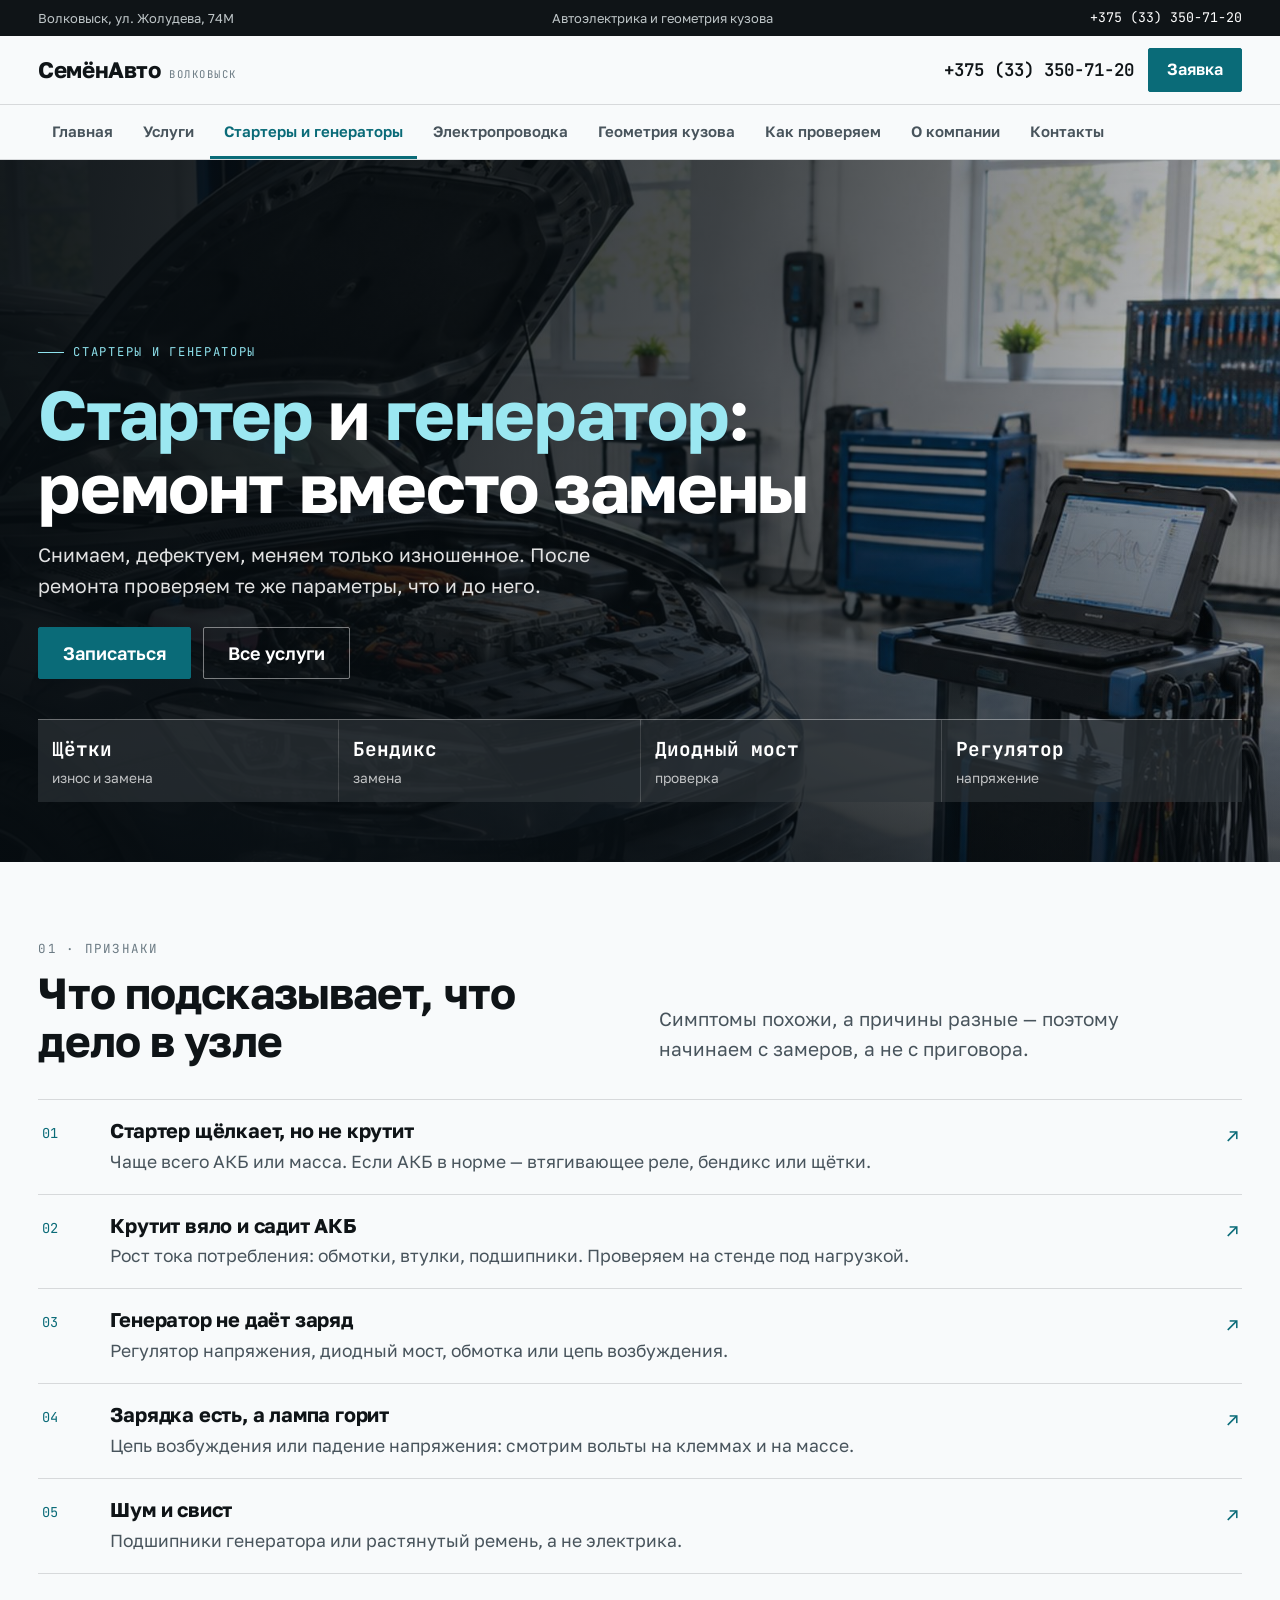
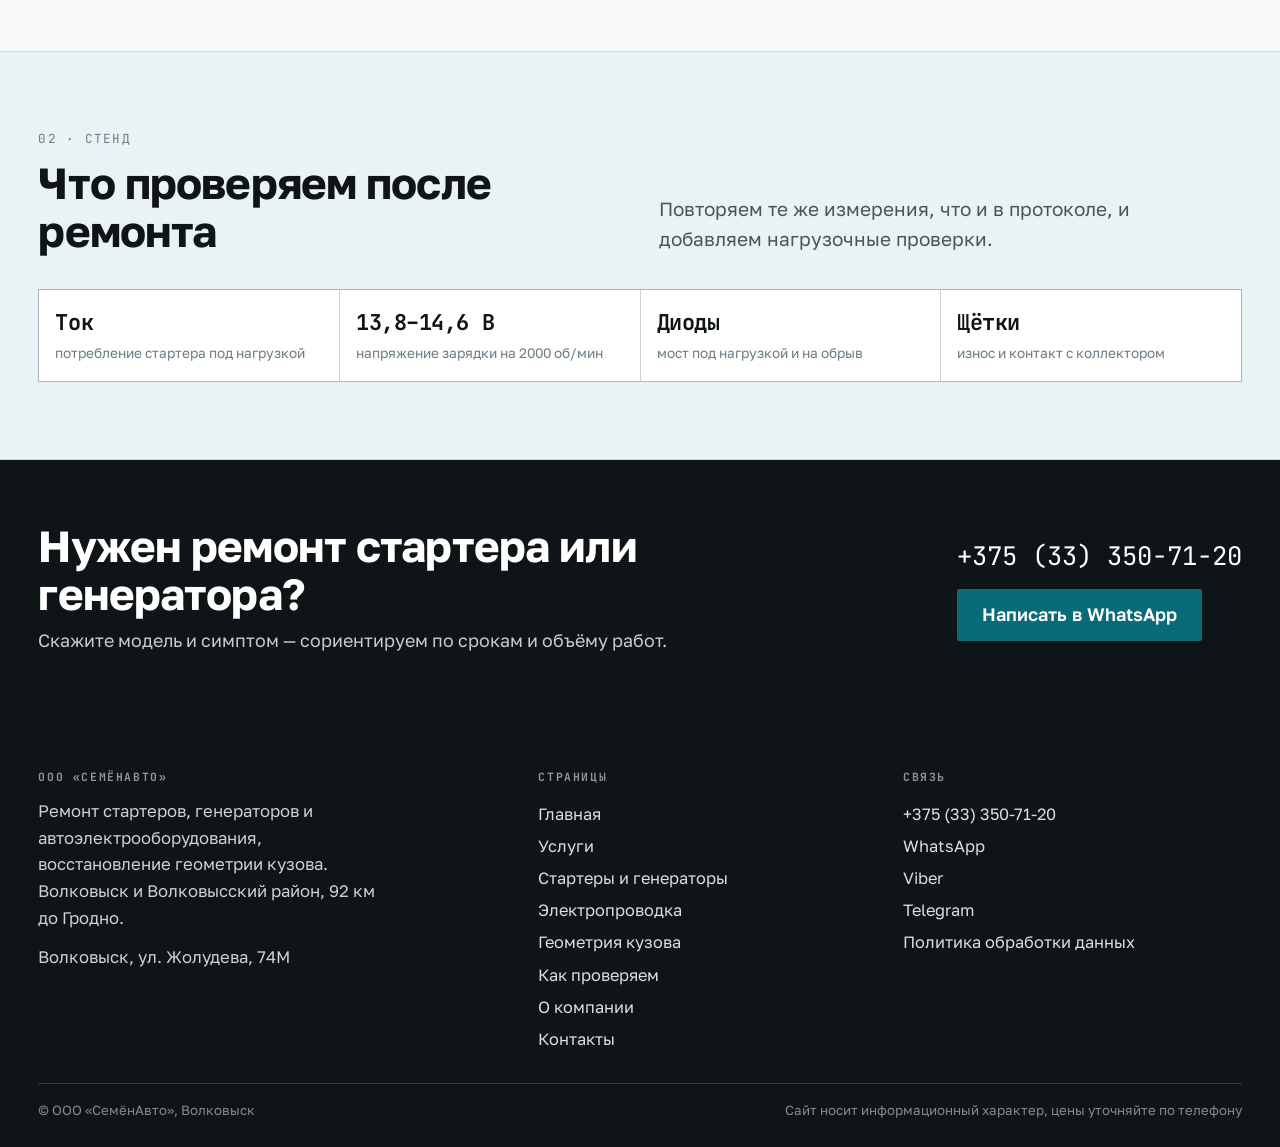
<file: startgen.html>
<!doctype html><html lang="ru"><head><meta charset="utf-8"><meta name="viewport" content="width=device-width, initial-scale=1"><title>Стартеры и генераторы — ООО «СемёнАвто»</title><meta name="description" content="Ремонт стартеров и генераторов в Волковыске: втягивающее, бендикс, щётки, регулятор напряжения, диодный мост. Проверка на стенде."><meta property="og:type" content="website"><meta property="og:title" content="Стартеры и генераторы — ООО «СемёнАвто»"><meta property="og:description" content="Ремонт стартеров и генераторов в Волковыске: втягивающее, бендикс, щётки, регулятор напряжения, диодный мост. Проверка на стенде."><meta property="og:image" content="assets/img/hero.jpg"><style>
:root{--paper:#F8FAFB;--tint:#E9F2F4;--ink:#0F1417;--ink2:#48545C;--muted:#6C7B84;
--acc:#0A6B78;--accb:#12A7BB;--bad:#B42318;--ok:#0F7B4F;--line:rgba(15,20,23,.14);
--f-b:"Golos Text",system-ui,sans-serif;--f-m:"JetBrains Mono",ui-monospace,monospace}
*,*::before,*::after{box-sizing:border-box}
html{-webkit-text-size-adjust:100%;font-size:19px;overflow-x:clip}
body{margin:0;background:var(--paper);color:var(--ink);font-family:var(--f-b);line-height:1.6;
-webkit-font-smoothing:antialiased;overflow-x:hidden}
img{max-width:100%;display:block}
a{color:inherit;text-decoration:none}
h1,h2,h3,h4,p,ul,ol,dl,dd,figure{margin:0}
ul,ol{padding-left:1.1em}
h1,h2,h3{font-weight:700;line-height:1.06;letter-spacing:-.02em;overflow-wrap:anywhere}
h1{font-size:clamp(2.1rem,5.4vw,4.2rem)}
h2{font-size:clamp(1.7rem,3.4vw,2.7rem);line-height:1.1}
h3{font-size:clamp(1.05rem,1.5vw,1.2rem);line-height:1.3;letter-spacing:-.01em}
p{color:var(--ink2)}
em{font-style:normal;color:var(--acc)}
.mono{font-family:var(--f-m);font-size:.66rem;letter-spacing:.1em;text-transform:uppercase;color:var(--muted)}
.wrap{width:100%;max-width:1320px;margin:0 auto;padding-inline:clamp(16px,3vw,40px)}
.topbar{background:var(--ink);color:#EAF2F4;font-size:.68rem}
.topbar__in{display:flex;gap:18px;align-items:center;justify-content:space-between;min-height:36px;flex-wrap:wrap}
.topbar span{opacity:.8}
.topbar a{font-family:var(--f-m);font-size:.7rem;color:#fff}
.hdr{background:var(--paper);border-bottom:1px solid var(--line);position:relative;z-index:60}
.hdr__in{display:flex;align-items:center;justify-content:space-between;gap:14px;padding-block:12px}
.logo{display:flex;align-items:baseline;gap:9px;min-width:0}
.logo b{font-size:1.18rem;letter-spacing:-.02em;white-space:nowrap}
.logo span{font-family:var(--f-m);font-size:.56rem;letter-spacing:.14em;color:var(--muted);text-transform:uppercase}
.hdr__right{display:flex;align-items:center;gap:14px}
.tel{font-family:var(--f-m);font-size:.92rem;font-weight:600;white-space:nowrap}
.strip{border-bottom:1px solid var(--line);background:var(--paper);position:relative;z-index:55}
.strip__in{display:flex;gap:2px;overflow-x:auto;scrollbar-width:none}
.strip__in::-webkit-scrollbar{display:none}
.strip__in a{flex:none;padding:14px 14px 13px;font-size:.79rem;font-weight:600;color:var(--ink2);
border-bottom:3px solid transparent;white-space:nowrap}
.strip__in a:hover{color:var(--ink);background:var(--tint)}
.strip__in a[aria-current]{color:var(--acc);border-bottom-color:var(--acc)}
.burger{display:none;width:44px;height:40px;border:1px solid var(--line);background:#fff;border-radius:2px;
align-items:center;justify-content:center;flex-direction:column;gap:4px;cursor:pointer;padding:0}
.burger i{display:block;width:18px;height:2px;background:var(--ink)}
.hero{position:relative;min-height:clamp(560px,78vh,760px);display:flex;align-items:flex-end;
background:var(--ink);color:#fff;overflow:hidden}
.hero__bg{position:absolute;inset:0}
.hero__bg img{width:100%;height:100%;object-fit:cover}
.hero__bg::after{content:"";position:absolute;inset:0;background:
linear-gradient(100deg,rgba(6,12,16,.94) 0%,rgba(6,12,16,.72) 52%,rgba(6,12,16,.12) 100%),
linear-gradient(0deg,rgba(6,12,16,.7),transparent 55%)}
.hero__in{position:relative;z-index:2;width:100%;padding-block:clamp(34px,5vw,60px)}
.hero h1{color:#fff;max-width:20ch}
.hero p{color:rgba(255,255,255,.88);max-width:46ch;margin-top:16px;font-size:1.02rem}
.kick{display:inline-flex;align-items:center;gap:9px;font-family:var(--f-m);font-size:.64rem;
letter-spacing:.14em;text-transform:uppercase;color:#8FE3EE}
.kick::before{content:"";width:26px;height:1px;background:currentColor}
.hero__cta{display:flex;gap:12px;flex-wrap:wrap;margin-top:26px}
.btn{display:inline-flex;align-items:center;gap:9px;min-height:52px;padding:0 24px;border-radius:2px;
background:var(--acc);color:#fff;font-weight:600;font-size:.95rem;border:1px solid var(--acc)}
.btn:hover{background:#085460}
.btn--line{background:transparent;color:#fff;border-color:rgba(255,255,255,.45)}
.btn--line:hover{background:rgba(255,255,255,.12)}
.hero__figs{display:grid;grid-template-columns:repeat(4,minmax(0,1fr));gap:1px;background:rgba(255,255,255,.22);
margin-top:clamp(24px,3.4vw,40px);border-top:1px solid rgba(255,255,255,.22)}
.hero__figs>div{background:rgba(8,16,20,.55);padding:14px 14px 12px}
.hero__figs b{display:block;font-family:var(--f-m);font-size:1.02rem;color:#fff}
.hero__figs span{display:block;font-size:.72rem;color:rgba(255,255,255,.72);margin-top:3px}
.band{padding-block:clamp(44px,6vw,84px);border-bottom:1px solid var(--line)}
.band--tint{background:var(--tint)}
.band--ink{background:var(--ink);color:#fff}
.band--ink h2,.band--ink h3{color:#fff}
.band--ink p{color:rgba(255,255,255,.78)}
</style><link rel="stylesheet" href="assets/css/site.v1.css"><link rel="icon" href="assets/img/favicon.svg" type="image/svg+xml"><link rel="preconnect" href="https://fonts.googleapis.com"><link rel="preconnect" href="https://fonts.gstatic.com" crossorigin><link rel="stylesheet" href="https://fonts.googleapis.com/css2?family=Golos+Text:wght@400;600;700&family=JetBrains+Mono:wght@400;600&display=swap"></head><body><div class="topbar"><div class="wrap topbar__in"><span>Волковыск, ул. Жолудева, 74М</span><span>Автоэлектрика и геометрия кузова</span><a href="tel:+375333507120">+375 (33) 350-71-20</a></div></div><header class="hdr"><div class="wrap hdr__in"><a class="logo" href="index.html"><b>СемёнАвто</b><span>Волковыск</span></a><div class="hdr__right"><a class="tel" href="tel:+375333507120">+375 (33) 350-71-20</a><a class="btn" href="kontakty.html#zayavka" style="min-height:44px;padding:0 18px;font-size:.85rem">Заявка</a><button class="burger" id="burger" aria-label="Меню" aria-expanded="false"><i></i><i></i><i></i></button></div></div></header><div class="strip"><div class="wrap"><nav class="strip__in" aria-label="Страницы сайта"><a href="index.html">Главная</a><a href="uslugi.html">Услуги</a><a href="startgen.html" aria-current="page">Стартеры и генераторы</a><a href="provodka.html">Электропроводка</a><a href="geometriya.html">Геометрия кузова</a><a href="stend.html">Как проверяем</a><a href="o-kompanii.html">О компании</a><a href="kontakty.html">Контакты</a></nav></div></div><main><section class="hero"><div class="hero__bg"><img src="assets/img/hero.jpg" alt="ООО «СемёнАвто» — автоэлектрика в Волковыске"></div><div class="hero__in"><div class="wrap"><span class="kick">Стартеры и генераторы</span><h1 style="margin-top:14px"><em>Стартер</em> и <em>генератор</em>: ремонт вместо замены</h1><p>Снимаем, дефектуем, меняем только изношенное. После ремонта проверяем те же параметры, что и до него.</p><div class="hero__cta"><a class="btn" href="kontakty.html#zayavka">Записаться</a><a class="btn btn--line" href="uslugi.html">Все услуги</a></div><div class="hero__figs"><div><b>Щётки</b><span>износ и замена</span></div><div><b>Бендикс</b><span>замена</span></div><div><b>Диодный мост</b><span>проверка</span></div><div><b>Регулятор</b><span>напряжение</span></div></div></div></div></section><section class="band "><div class="wrap"><div class="sect__head"><div class="h2w"><span class="mono">01 · признаки</span><h2>Что подсказывает, что дело в узле</h2></div><div><p>Симптомы похожи, а причины разные — поэтому начинаем с замеров, а не с приговора.</p></div></div><div class="rows"><div class="row"><div class="row__n">01</div><div><h3>Стартер щёлкает, но не крутит</h3><p>Чаще всего АКБ или масса. Если АКБ в норме — втягивающее реле, бендикс или щётки.</p></div><div class="row__a">↗</div></div><div class="row"><div class="row__n">02</div><div><h3>Крутит вяло и садит АКБ</h3><p>Рост тока потребления: обмотки, втулки, подшипники. Проверяем на стенде под нагрузкой.</p></div><div class="row__a">↗</div></div><div class="row"><div class="row__n">03</div><div><h3>Генератор не даёт заряд</h3><p>Регулятор напряжения, диодный мост, обмотка или цепь возбуждения.</p></div><div class="row__a">↗</div></div><div class="row"><div class="row__n">04</div><div><h3>Зарядка есть, а лампа горит</h3><p>Цепь возбуждения или падение напряжения: смотрим вольты на клеммах и на массе.</p></div><div class="row__a">↗</div></div><div class="row"><div class="row__n">05</div><div><h3>Шум и свист</h3><p>Подшипники генератора или растянутый ремень, а не электрика.</p></div><div class="row__a">↗</div></div></div></div></section><section class="band band--tint"><div class="wrap"><div class="sect__head"><div class="h2w"><span class="mono">02 · стенд</span><h2>Что проверяем после ремонта</h2></div><div><p>Повторяем те же измерения, что и в протоколе, и добавляем нагрузочные проверки.</p></div></div><div class="figs"><div><b>Ток</b><span>потребление стартера под нагрузкой</span></div><div><b>13,8–14,6 В</b><span>напряжение зарядки на 2000 об/мин</span></div><div><b>Диоды</b><span>мост под нагрузкой и на обрыв</span></div><div><b>Щётки</b><span>износ и контакт с коллектором</span></div></div></div></section><section class="cta"><div class="wrap cta__in"><div><h2>Нужен ремонт стартера или генератора?</h2><p>Скажите модель и симптом — сориентируем по срокам и объёму работ.</p></div><div><a class="cta__tel" href="tel:+375333507120">+375 (33) 350-71-20</a><a class="btn" style="margin-top:12px" href="https://wa.me/375333507120">Написать в WhatsApp</a></div></div></section></main><footer class="foot"><div class="wrap"><div class="foot__in"><div><h4>ООО «СемёнАвто»</h4><p style="color:rgba(255,255,255,.8);font-size:.88rem;max-width:34ch">Ремонт стартеров, генераторов и автоэлектрооборудования, восстановление геометрии кузова. Волковыск и Волковысский район, 92 км до Гродно.</p><p style="color:rgba(255,255,255,.8);font-size:.88rem;margin-top:12px">Волковыск, ул. Жолудева, 74М</p></div><div><h4>Страницы</h4><a href="index.html">Главная</a><a href="uslugi.html">Услуги</a><a href="startgen.html">Стартеры и генераторы</a><a href="provodka.html">Электропроводка</a><a href="geometriya.html">Геометрия кузова</a><a href="stend.html">Как проверяем</a><a href="o-kompanii.html">О компании</a><a href="kontakty.html">Контакты</a></div><div><h4>Связь</h4><a href="tel:+375333507120">+375 (33) 350-71-20</a><a href="https://wa.me/375333507120">WhatsApp</a><a href="viber://chat?number=%2B375333507120">Viber</a><a href="https://t.me/+375333507120">Telegram</a><a href="politika.html">Политика обработки данных</a></div></div><div class="foot__low"><span>© ООО «СемёнАвто», Волковыск</span><span>Сайт носит информационный характер, цены уточняйте по телефону</span></div></div></footer><div class="fbar"><a href="tel:+375333507120">Позвонить</a><a href="https://wa.me/375333507120">WhatsApp</a><a href="viber://chat?number=%2B375333507120">Viber</a><a href="https://t.me/+375333507120">Telegram</a></div><div class="drawer" id="drawer" aria-hidden="true" role="dialog" aria-label="Меню"><div class="drawer__top"><span class="mono">Меню</span><button class="drawer__close" id="drawerClose" aria-label="Закрыть">✕</button></div><nav><a href="index.html">Главная</a><a href="uslugi.html">Услуги</a><a href="startgen.html" aria-current="page">Стартеры и генераторы</a><a href="provodka.html">Электропроводка</a><a href="geometriya.html">Геометрия кузова</a><a href="stend.html">Как проверяем</a><a href="o-kompanii.html">О компании</a><a href="kontakty.html">Контакты</a><a href="politika.html">Политика обработки данных</a></nav><div class="drawer__foot"><a class="btn" href="tel:+375333507120">+375 (33) 350-71-20</a><a class="btn btn--line" style="color:var(--ink);border-color:var(--line)" href="https://wa.me/375333507120">WhatsApp</a></div></div><script src="assets/js/main.v1.js"></script></body></html>
</file>
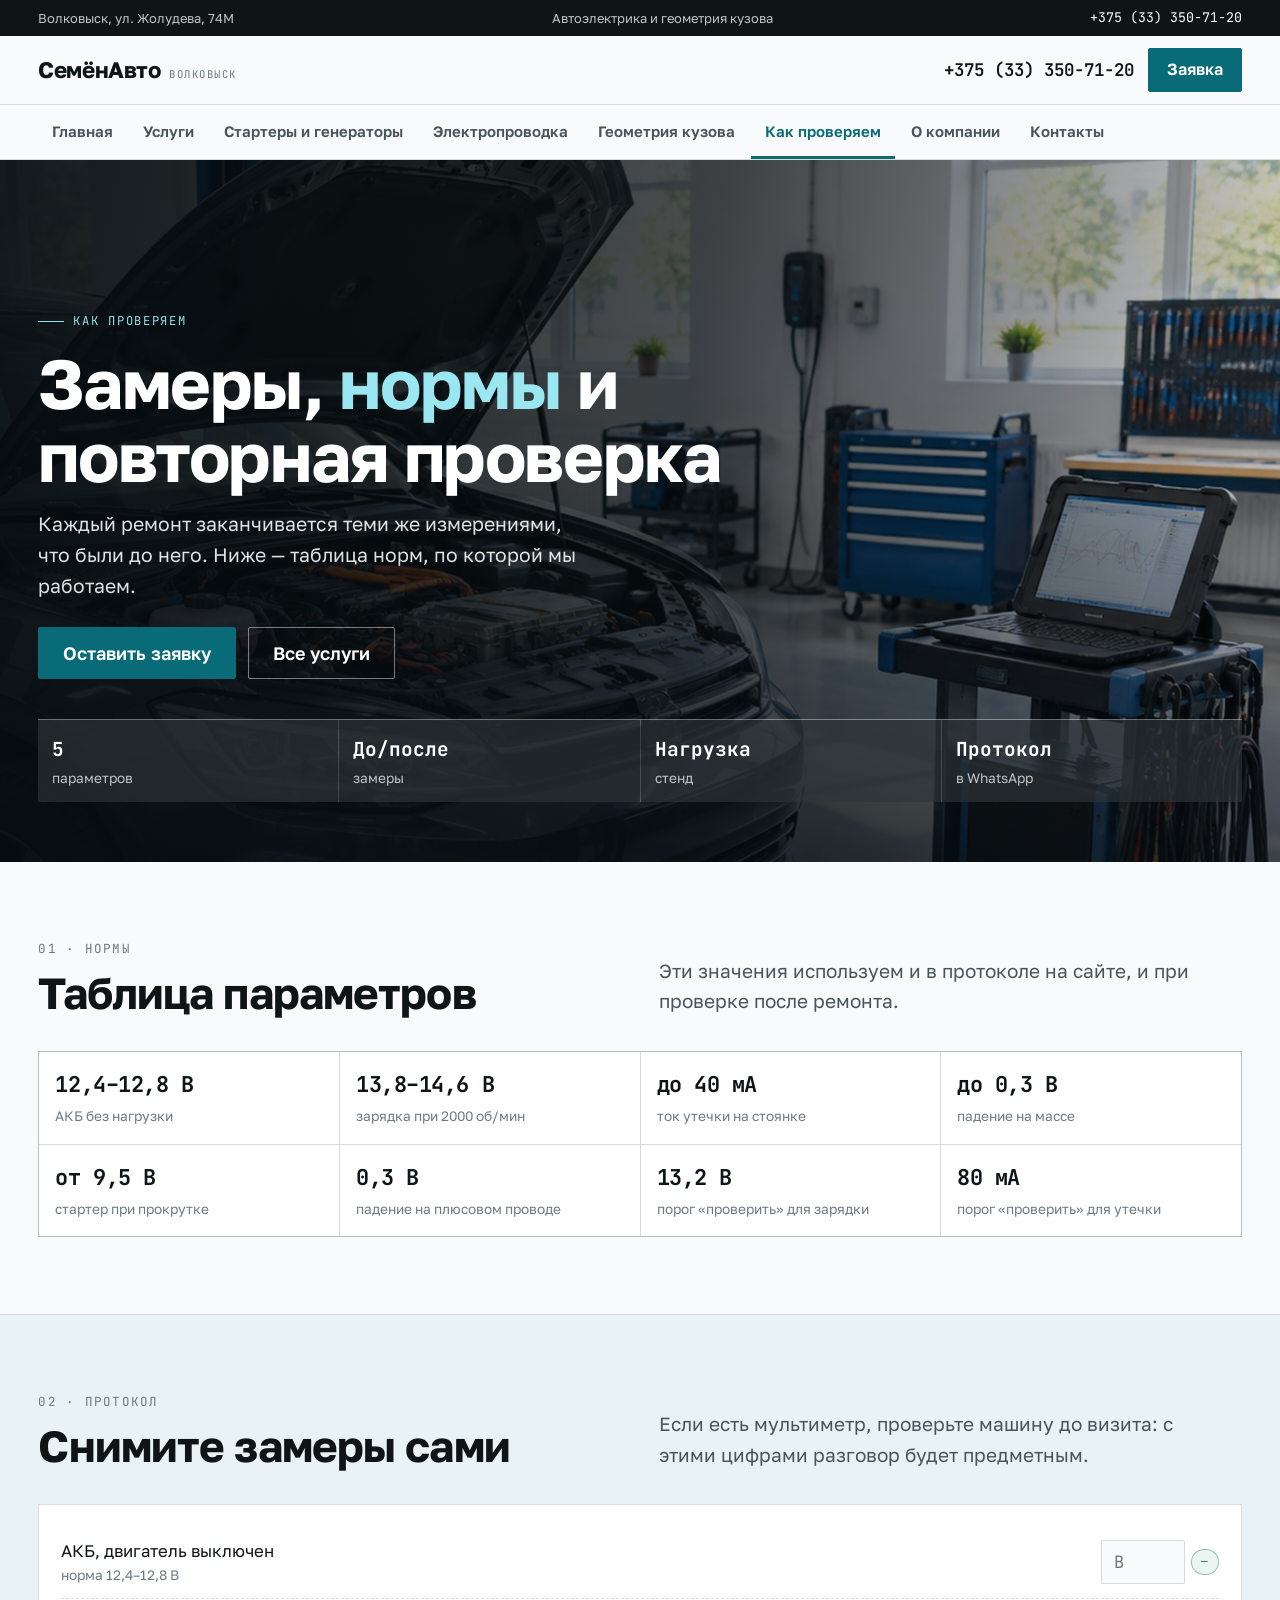
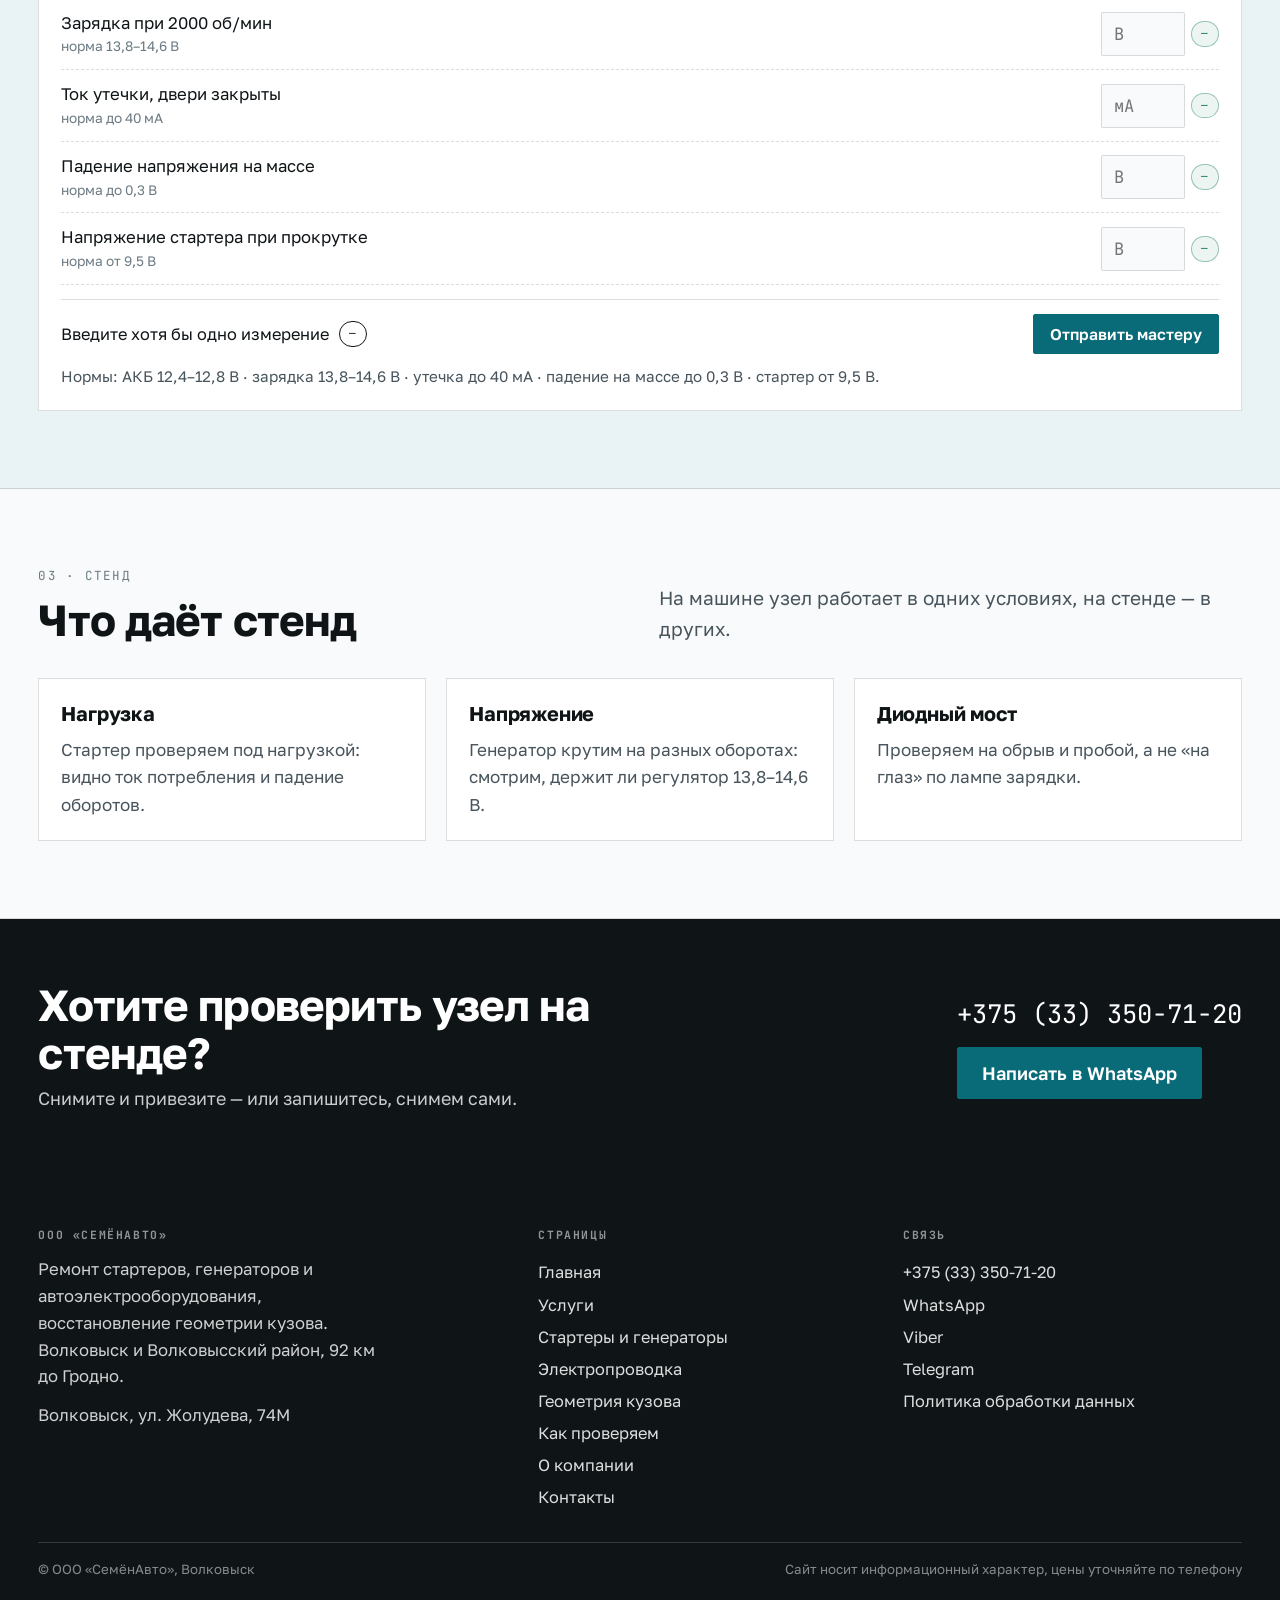
<file: stend.html>
<!doctype html><html lang="ru"><head><meta charset="utf-8"><meta name="viewport" content="width=device-width, initial-scale=1"><title>Как проверяем — ООО «СемёнАвто»</title><meta name="description" content="Стенд, замеры и протокол: как в СемёнАвто проверяют стартеры, генераторы и проводку. Нормы параметров."><meta property="og:type" content="website"><meta property="og:title" content="Как проверяем — ООО «СемёнАвто»"><meta property="og:description" content="Стенд, замеры и протокол: как в СемёнАвто проверяют стартеры, генераторы и проводку. Нормы параметров."><meta property="og:image" content="assets/img/hero.jpg"><style>
:root{--paper:#F8FAFB;--tint:#E9F2F4;--ink:#0F1417;--ink2:#48545C;--muted:#6C7B84;
--acc:#0A6B78;--accb:#12A7BB;--bad:#B42318;--ok:#0F7B4F;--line:rgba(15,20,23,.14);
--f-b:"Golos Text",system-ui,sans-serif;--f-m:"JetBrains Mono",ui-monospace,monospace}
*,*::before,*::after{box-sizing:border-box}
html{-webkit-text-size-adjust:100%;font-size:19px;overflow-x:clip}
body{margin:0;background:var(--paper);color:var(--ink);font-family:var(--f-b);line-height:1.6;
-webkit-font-smoothing:antialiased;overflow-x:hidden}
img{max-width:100%;display:block}
a{color:inherit;text-decoration:none}
h1,h2,h3,h4,p,ul,ol,dl,dd,figure{margin:0}
ul,ol{padding-left:1.1em}
h1,h2,h3{font-weight:700;line-height:1.06;letter-spacing:-.02em;overflow-wrap:anywhere}
h1{font-size:clamp(2.1rem,5.4vw,4.2rem)}
h2{font-size:clamp(1.7rem,3.4vw,2.7rem);line-height:1.1}
h3{font-size:clamp(1.05rem,1.5vw,1.2rem);line-height:1.3;letter-spacing:-.01em}
p{color:var(--ink2)}
em{font-style:normal;color:var(--acc)}
.mono{font-family:var(--f-m);font-size:.66rem;letter-spacing:.1em;text-transform:uppercase;color:var(--muted)}
.wrap{width:100%;max-width:1320px;margin:0 auto;padding-inline:clamp(16px,3vw,40px)}
.topbar{background:var(--ink);color:#EAF2F4;font-size:.68rem}
.topbar__in{display:flex;gap:18px;align-items:center;justify-content:space-between;min-height:36px;flex-wrap:wrap}
.topbar span{opacity:.8}
.topbar a{font-family:var(--f-m);font-size:.7rem;color:#fff}
.hdr{background:var(--paper);border-bottom:1px solid var(--line);position:relative;z-index:60}
.hdr__in{display:flex;align-items:center;justify-content:space-between;gap:14px;padding-block:12px}
.logo{display:flex;align-items:baseline;gap:9px;min-width:0}
.logo b{font-size:1.18rem;letter-spacing:-.02em;white-space:nowrap}
.logo span{font-family:var(--f-m);font-size:.56rem;letter-spacing:.14em;color:var(--muted);text-transform:uppercase}
.hdr__right{display:flex;align-items:center;gap:14px}
.tel{font-family:var(--f-m);font-size:.92rem;font-weight:600;white-space:nowrap}
.strip{border-bottom:1px solid var(--line);background:var(--paper);position:relative;z-index:55}
.strip__in{display:flex;gap:2px;overflow-x:auto;scrollbar-width:none}
.strip__in::-webkit-scrollbar{display:none}
.strip__in a{flex:none;padding:14px 14px 13px;font-size:.79rem;font-weight:600;color:var(--ink2);
border-bottom:3px solid transparent;white-space:nowrap}
.strip__in a:hover{color:var(--ink);background:var(--tint)}
.strip__in a[aria-current]{color:var(--acc);border-bottom-color:var(--acc)}
.burger{display:none;width:44px;height:40px;border:1px solid var(--line);background:#fff;border-radius:2px;
align-items:center;justify-content:center;flex-direction:column;gap:4px;cursor:pointer;padding:0}
.burger i{display:block;width:18px;height:2px;background:var(--ink)}
.hero{position:relative;min-height:clamp(560px,78vh,760px);display:flex;align-items:flex-end;
background:var(--ink);color:#fff;overflow:hidden}
.hero__bg{position:absolute;inset:0}
.hero__bg img{width:100%;height:100%;object-fit:cover}
.hero__bg::after{content:"";position:absolute;inset:0;background:
linear-gradient(100deg,rgba(6,12,16,.94) 0%,rgba(6,12,16,.72) 52%,rgba(6,12,16,.12) 100%),
linear-gradient(0deg,rgba(6,12,16,.7),transparent 55%)}
.hero__in{position:relative;z-index:2;width:100%;padding-block:clamp(34px,5vw,60px)}
.hero h1{color:#fff;max-width:20ch}
.hero p{color:rgba(255,255,255,.88);max-width:46ch;margin-top:16px;font-size:1.02rem}
.kick{display:inline-flex;align-items:center;gap:9px;font-family:var(--f-m);font-size:.64rem;
letter-spacing:.14em;text-transform:uppercase;color:#8FE3EE}
.kick::before{content:"";width:26px;height:1px;background:currentColor}
.hero__cta{display:flex;gap:12px;flex-wrap:wrap;margin-top:26px}
.btn{display:inline-flex;align-items:center;gap:9px;min-height:52px;padding:0 24px;border-radius:2px;
background:var(--acc);color:#fff;font-weight:600;font-size:.95rem;border:1px solid var(--acc)}
.btn:hover{background:#085460}
.btn--line{background:transparent;color:#fff;border-color:rgba(255,255,255,.45)}
.btn--line:hover{background:rgba(255,255,255,.12)}
.hero__figs{display:grid;grid-template-columns:repeat(4,minmax(0,1fr));gap:1px;background:rgba(255,255,255,.22);
margin-top:clamp(24px,3.4vw,40px);border-top:1px solid rgba(255,255,255,.22)}
.hero__figs>div{background:rgba(8,16,20,.55);padding:14px 14px 12px}
.hero__figs b{display:block;font-family:var(--f-m);font-size:1.02rem;color:#fff}
.hero__figs span{display:block;font-size:.72rem;color:rgba(255,255,255,.72);margin-top:3px}
.band{padding-block:clamp(44px,6vw,84px);border-bottom:1px solid var(--line)}
.band--tint{background:var(--tint)}
.band--ink{background:var(--ink);color:#fff}
.band--ink h2,.band--ink h3{color:#fff}
.band--ink p{color:rgba(255,255,255,.78)}
</style><link rel="stylesheet" href="assets/css/site.v1.css"><link rel="icon" href="assets/img/favicon.svg" type="image/svg+xml"><link rel="preconnect" href="https://fonts.googleapis.com"><link rel="preconnect" href="https://fonts.gstatic.com" crossorigin><link rel="stylesheet" href="https://fonts.googleapis.com/css2?family=Golos+Text:wght@400;600;700&family=JetBrains+Mono:wght@400;600&display=swap"></head><body><div class="topbar"><div class="wrap topbar__in"><span>Волковыск, ул. Жолудева, 74М</span><span>Автоэлектрика и геометрия кузова</span><a href="tel:+375333507120">+375 (33) 350-71-20</a></div></div><header class="hdr"><div class="wrap hdr__in"><a class="logo" href="index.html"><b>СемёнАвто</b><span>Волковыск</span></a><div class="hdr__right"><a class="tel" href="tel:+375333507120">+375 (33) 350-71-20</a><a class="btn" href="kontakty.html#zayavka" style="min-height:44px;padding:0 18px;font-size:.85rem">Заявка</a><button class="burger" id="burger" aria-label="Меню" aria-expanded="false"><i></i><i></i><i></i></button></div></div></header><div class="strip"><div class="wrap"><nav class="strip__in" aria-label="Страницы сайта"><a href="index.html">Главная</a><a href="uslugi.html">Услуги</a><a href="startgen.html">Стартеры и генераторы</a><a href="provodka.html">Электропроводка</a><a href="geometriya.html">Геометрия кузова</a><a href="stend.html" aria-current="page">Как проверяем</a><a href="o-kompanii.html">О компании</a><a href="kontakty.html">Контакты</a></nav></div></div><main><section class="hero"><div class="hero__bg"><img src="assets/img/hero.jpg" alt="ООО «СемёнАвто» — автоэлектрика в Волковыске"></div><div class="hero__in"><div class="wrap"><span class="kick">Как проверяем</span><h1 style="margin-top:14px">Замеры, <em>нормы</em> и повторная проверка</h1><p>Каждый ремонт заканчивается теми же измерениями, что были до него. Ниже — таблица норм, по которой мы работаем.</p><div class="hero__cta"><a class="btn" href="kontakty.html#zayavka">Оставить заявку</a><a class="btn btn--line" href="uslugi.html">Все услуги</a></div><div class="hero__figs"><div><b>5</b><span>параметров</span></div><div><b>До/после</b><span>замеры</span></div><div><b>Нагрузка</b><span>стенд</span></div><div><b>Протокол</b><span>в WhatsApp</span></div></div></div></div></section><section class="band "><div class="wrap"><div class="sect__head"><div class="h2w"><span class="mono">01 · нормы</span><h2>Таблица параметров</h2></div><div><p>Эти значения используем и в протоколе на сайте, и при проверке после ремонта.</p></div></div><div class="figs"><div><b>12,4–12,8 В</b><span>АКБ без нагрузки</span></div><div><b>13,8–14,6 В</b><span>зарядка при 2000 об/мин</span></div><div><b>до 40 мА</b><span>ток утечки на стоянке</span></div><div><b>до 0,3 В</b><span>падение на массе</span></div><div><b>от 9,5 В</b><span>стартер при прокрутке</span></div><div><b>0,3 В</b><span>падение на плюсовом проводе</span></div><div><b>13,2 В</b><span>порог «проверить» для зарядки</span></div><div><b>80 мА</b><span>порог «проверить» для утечки</span></div></div></div></section><section class="band band--tint"><div class="wrap"><div class="sect__head"><div class="h2w"><span class="mono">02 · протокол</span><h2>Снимите замеры сами</h2></div><div><p>Если есть мультиметр, проверьте машину до визита: с этими цифрами разговор будет предметным.</p></div></div><div class="proto" id="proto"><div class="proto__row"><label for="p1">АКБ, двигатель выключен<small>норма 12,4–12,8 В</small></label><div style="display:grid;grid-template-columns:minmax(0,1fr) auto;gap:6px;align-items:center"><input class="inp" id="p1" inputmode="decimal" placeholder="В"><span class="chip" id="v1">—</span></div></div><div class="proto__row"><label for="p2">Зарядка при 2000 об/мин<small>норма 13,8–14,6 В</small></label><div style="display:grid;grid-template-columns:minmax(0,1fr) auto;gap:6px;align-items:center"><input class="inp" id="p2" inputmode="decimal" placeholder="В"><span class="chip" id="v2">—</span></div></div><div class="proto__row"><label for="p3">Ток утечки, двери закрыты<small>норма до 40 мА</small></label><div style="display:grid;grid-template-columns:minmax(0,1fr) auto;gap:6px;align-items:center"><input class="inp" id="p3" inputmode="decimal" placeholder="мА"><span class="chip" id="v3">—</span></div></div><div class="proto__row"><label for="p4">Падение напряжения на массе<small>норма до 0,3 В</small></label><div style="display:grid;grid-template-columns:minmax(0,1fr) auto;gap:6px;align-items:center"><input class="inp" id="p4" inputmode="decimal" placeholder="В"><span class="chip" id="v4">—</span></div></div><div class="proto__row"><label for="p5">Напряжение стартера при прокрутке<small>норма от 9,5 В</small></label><div style="display:grid;grid-template-columns:minmax(0,1fr) auto;gap:6px;align-items:center"><input class="inp" id="p5" inputmode="decimal" placeholder="В"><span class="chip" id="v5">—</span></div></div><div class="proto__sum"><span id="psum">Введите хотя бы одно измерение</span><span class="chip" id="pverdict">—</span><a class="btn" id="pwa" href="" style="min-height:40px;padding:0 16px;font-size:.82rem;margin-left:auto">Отправить мастеру</a></div><p id="pnote" style="font-size:.8rem;margin-top:10px">Нормы: АКБ 12,4–12,8 В · зарядка 13,8–14,6 В · утечка до 40 мА · падение на массе до 0,3 В · стартер от 9,5 В.</p></div></div></section><section class="band "><div class="wrap"><div class="sect__head"><div class="h2w"><span class="mono">03 · стенд</span><h2>Что даёт стенд</h2></div><div><p>На машине узел работает в одних условиях, на стенде — в других.</p></div></div><div class="cards"><div class="card"><h3>Нагрузка</h3><p>Стартер проверяем под нагрузкой: видно ток потребления и падение оборотов.</p></div><div class="card"><h3>Напряжение</h3><p>Генератор крутим на разных оборотах: смотрим, держит ли регулятор 13,8–14,6 В.</p></div><div class="card"><h3>Диодный мост</h3><p>Проверяем на обрыв и пробой, а не «на глаз» по лампе зарядки.</p></div></div></div></section><section class="cta"><div class="wrap cta__in"><div><h2>Хотите проверить узел на стенде?</h2><p>Снимите и привезите — или запишитесь, снимем сами.</p></div><div><a class="cta__tel" href="tel:+375333507120">+375 (33) 350-71-20</a><a class="btn" style="margin-top:12px" href="https://wa.me/375333507120">Написать в WhatsApp</a></div></div></section></main><footer class="foot"><div class="wrap"><div class="foot__in"><div><h4>ООО «СемёнАвто»</h4><p style="color:rgba(255,255,255,.8);font-size:.88rem;max-width:34ch">Ремонт стартеров, генераторов и автоэлектрооборудования, восстановление геометрии кузова. Волковыск и Волковысский район, 92 км до Гродно.</p><p style="color:rgba(255,255,255,.8);font-size:.88rem;margin-top:12px">Волковыск, ул. Жолудева, 74М</p></div><div><h4>Страницы</h4><a href="index.html">Главная</a><a href="uslugi.html">Услуги</a><a href="startgen.html">Стартеры и генераторы</a><a href="provodka.html">Электропроводка</a><a href="geometriya.html">Геометрия кузова</a><a href="stend.html">Как проверяем</a><a href="o-kompanii.html">О компании</a><a href="kontakty.html">Контакты</a></div><div><h4>Связь</h4><a href="tel:+375333507120">+375 (33) 350-71-20</a><a href="https://wa.me/375333507120">WhatsApp</a><a href="viber://chat?number=%2B375333507120">Viber</a><a href="https://t.me/+375333507120">Telegram</a><a href="politika.html">Политика обработки данных</a></div></div><div class="foot__low"><span>© ООО «СемёнАвто», Волковыск</span><span>Сайт носит информационный характер, цены уточняйте по телефону</span></div></div></footer><div class="fbar"><a href="tel:+375333507120">Позвонить</a><a href="https://wa.me/375333507120">WhatsApp</a><a href="viber://chat?number=%2B375333507120">Viber</a><a href="https://t.me/+375333507120">Telegram</a></div><div class="drawer" id="drawer" aria-hidden="true" role="dialog" aria-label="Меню"><div class="drawer__top"><span class="mono">Меню</span><button class="drawer__close" id="drawerClose" aria-label="Закрыть">✕</button></div><nav><a href="index.html">Главная</a><a href="uslugi.html">Услуги</a><a href="startgen.html">Стартеры и генераторы</a><a href="provodka.html">Электропроводка</a><a href="geometriya.html">Геометрия кузова</a><a href="stend.html" aria-current="page">Как проверяем</a><a href="o-kompanii.html">О компании</a><a href="kontakty.html">Контакты</a><a href="politika.html">Политика обработки данных</a></nav><div class="drawer__foot"><a class="btn" href="tel:+375333507120">+375 (33) 350-71-20</a><a class="btn btn--line" style="color:var(--ink);border-color:var(--line)" href="https://wa.me/375333507120">WhatsApp</a></div></div><script src="assets/js/main.v1.js"></script></body></html>
</file>
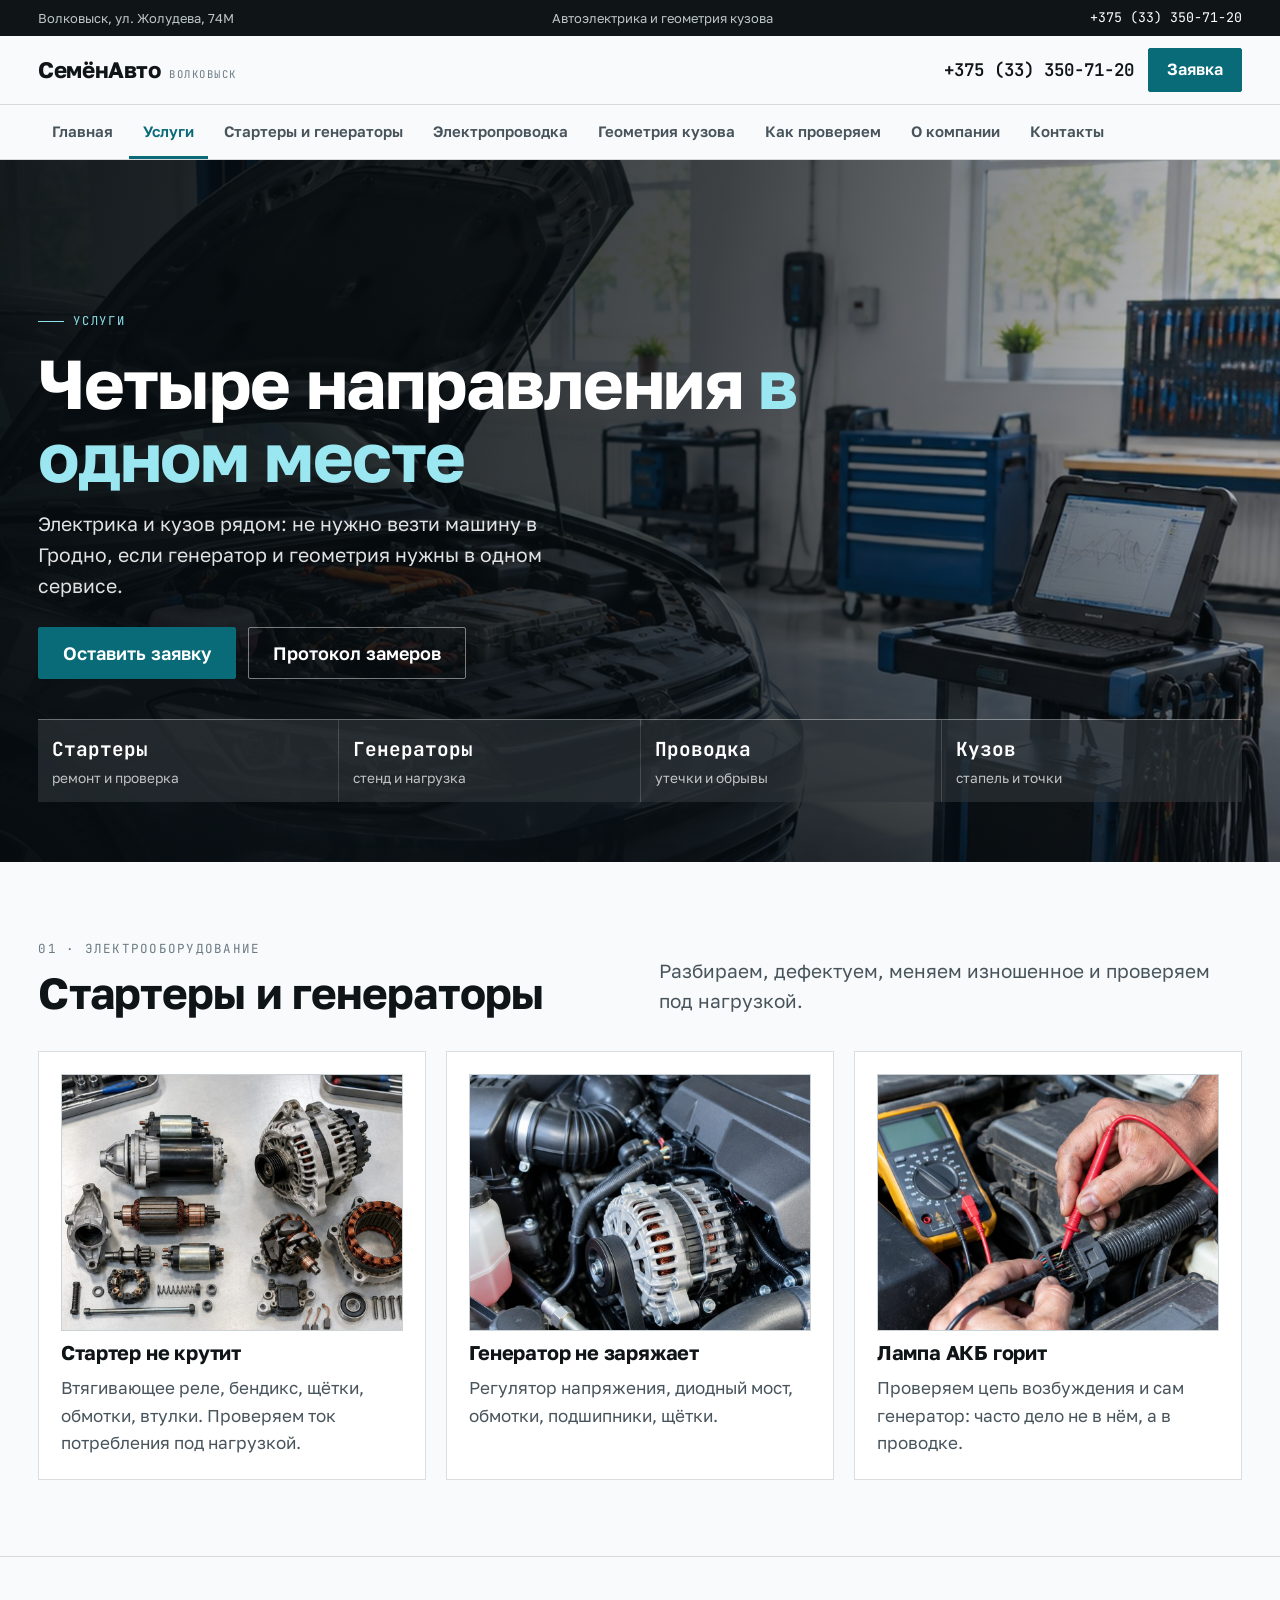
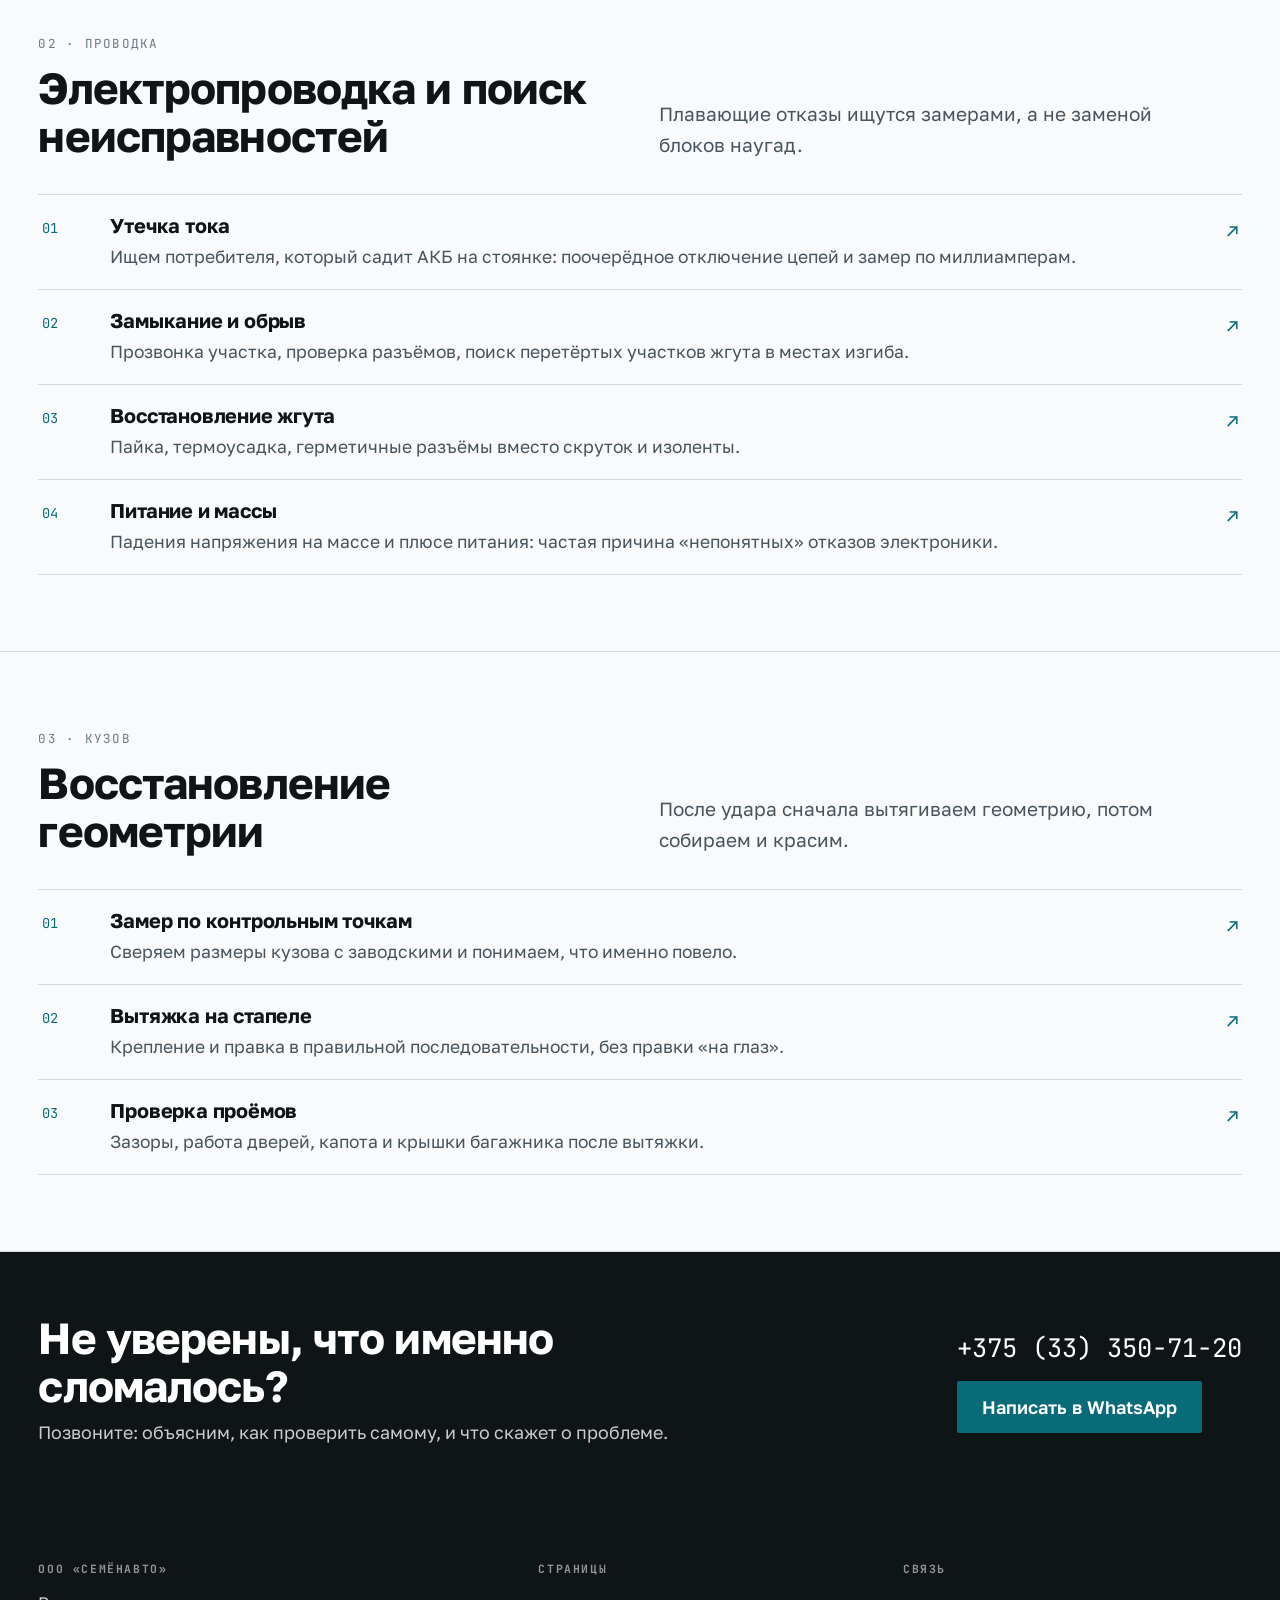
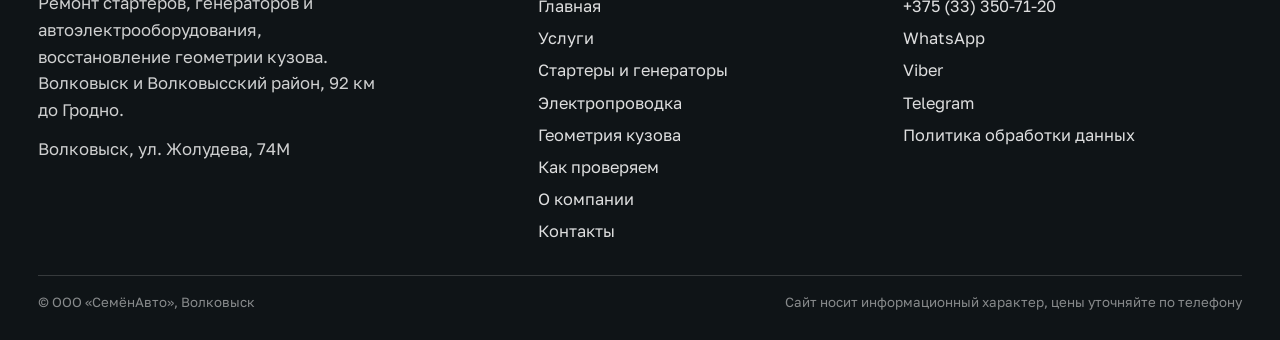
<file: uslugi.html>
<!doctype html><html lang="ru"><head><meta charset="utf-8"><meta name="viewport" content="width=device-width, initial-scale=1"><title>Услуги — ООО «СемёнАвто», Волковыск</title><meta name="description" content="Ремонт стартеров, генераторов, электропроводки и автоэлектрооборудования, восстановление геометрии кузова в Волковыске."><meta property="og:type" content="website"><meta property="og:title" content="Услуги — ООО «СемёнАвто», Волковыск"><meta property="og:description" content="Ремонт стартеров, генераторов, электропроводки и автоэлектрооборудования, восстановление геометрии кузова в Волковыске."><meta property="og:image" content="assets/img/hero.jpg"><style>
:root{--paper:#F8FAFB;--tint:#E9F2F4;--ink:#0F1417;--ink2:#48545C;--muted:#6C7B84;
--acc:#0A6B78;--accb:#12A7BB;--bad:#B42318;--ok:#0F7B4F;--line:rgba(15,20,23,.14);
--f-b:"Golos Text",system-ui,sans-serif;--f-m:"JetBrains Mono",ui-monospace,monospace}
*,*::before,*::after{box-sizing:border-box}
html{-webkit-text-size-adjust:100%;font-size:19px;overflow-x:clip}
body{margin:0;background:var(--paper);color:var(--ink);font-family:var(--f-b);line-height:1.6;
-webkit-font-smoothing:antialiased;overflow-x:hidden}
img{max-width:100%;display:block}
a{color:inherit;text-decoration:none}
h1,h2,h3,h4,p,ul,ol,dl,dd,figure{margin:0}
ul,ol{padding-left:1.1em}
h1,h2,h3{font-weight:700;line-height:1.06;letter-spacing:-.02em;overflow-wrap:anywhere}
h1{font-size:clamp(2.1rem,5.4vw,4.2rem)}
h2{font-size:clamp(1.7rem,3.4vw,2.7rem);line-height:1.1}
h3{font-size:clamp(1.05rem,1.5vw,1.2rem);line-height:1.3;letter-spacing:-.01em}
p{color:var(--ink2)}
em{font-style:normal;color:var(--acc)}
.mono{font-family:var(--f-m);font-size:.66rem;letter-spacing:.1em;text-transform:uppercase;color:var(--muted)}
.wrap{width:100%;max-width:1320px;margin:0 auto;padding-inline:clamp(16px,3vw,40px)}
.topbar{background:var(--ink);color:#EAF2F4;font-size:.68rem}
.topbar__in{display:flex;gap:18px;align-items:center;justify-content:space-between;min-height:36px;flex-wrap:wrap}
.topbar span{opacity:.8}
.topbar a{font-family:var(--f-m);font-size:.7rem;color:#fff}
.hdr{background:var(--paper);border-bottom:1px solid var(--line);position:relative;z-index:60}
.hdr__in{display:flex;align-items:center;justify-content:space-between;gap:14px;padding-block:12px}
.logo{display:flex;align-items:baseline;gap:9px;min-width:0}
.logo b{font-size:1.18rem;letter-spacing:-.02em;white-space:nowrap}
.logo span{font-family:var(--f-m);font-size:.56rem;letter-spacing:.14em;color:var(--muted);text-transform:uppercase}
.hdr__right{display:flex;align-items:center;gap:14px}
.tel{font-family:var(--f-m);font-size:.92rem;font-weight:600;white-space:nowrap}
.strip{border-bottom:1px solid var(--line);background:var(--paper);position:relative;z-index:55}
.strip__in{display:flex;gap:2px;overflow-x:auto;scrollbar-width:none}
.strip__in::-webkit-scrollbar{display:none}
.strip__in a{flex:none;padding:14px 14px 13px;font-size:.79rem;font-weight:600;color:var(--ink2);
border-bottom:3px solid transparent;white-space:nowrap}
.strip__in a:hover{color:var(--ink);background:var(--tint)}
.strip__in a[aria-current]{color:var(--acc);border-bottom-color:var(--acc)}
.burger{display:none;width:44px;height:40px;border:1px solid var(--line);background:#fff;border-radius:2px;
align-items:center;justify-content:center;flex-direction:column;gap:4px;cursor:pointer;padding:0}
.burger i{display:block;width:18px;height:2px;background:var(--ink)}
.hero{position:relative;min-height:clamp(560px,78vh,760px);display:flex;align-items:flex-end;
background:var(--ink);color:#fff;overflow:hidden}
.hero__bg{position:absolute;inset:0}
.hero__bg img{width:100%;height:100%;object-fit:cover}
.hero__bg::after{content:"";position:absolute;inset:0;background:
linear-gradient(100deg,rgba(6,12,16,.94) 0%,rgba(6,12,16,.72) 52%,rgba(6,12,16,.12) 100%),
linear-gradient(0deg,rgba(6,12,16,.7),transparent 55%)}
.hero__in{position:relative;z-index:2;width:100%;padding-block:clamp(34px,5vw,60px)}
.hero h1{color:#fff;max-width:20ch}
.hero p{color:rgba(255,255,255,.88);max-width:46ch;margin-top:16px;font-size:1.02rem}
.kick{display:inline-flex;align-items:center;gap:9px;font-family:var(--f-m);font-size:.64rem;
letter-spacing:.14em;text-transform:uppercase;color:#8FE3EE}
.kick::before{content:"";width:26px;height:1px;background:currentColor}
.hero__cta{display:flex;gap:12px;flex-wrap:wrap;margin-top:26px}
.btn{display:inline-flex;align-items:center;gap:9px;min-height:52px;padding:0 24px;border-radius:2px;
background:var(--acc);color:#fff;font-weight:600;font-size:.95rem;border:1px solid var(--acc)}
.btn:hover{background:#085460}
.btn--line{background:transparent;color:#fff;border-color:rgba(255,255,255,.45)}
.btn--line:hover{background:rgba(255,255,255,.12)}
.hero__figs{display:grid;grid-template-columns:repeat(4,minmax(0,1fr));gap:1px;background:rgba(255,255,255,.22);
margin-top:clamp(24px,3.4vw,40px);border-top:1px solid rgba(255,255,255,.22)}
.hero__figs>div{background:rgba(8,16,20,.55);padding:14px 14px 12px}
.hero__figs b{display:block;font-family:var(--f-m);font-size:1.02rem;color:#fff}
.hero__figs span{display:block;font-size:.72rem;color:rgba(255,255,255,.72);margin-top:3px}
.band{padding-block:clamp(44px,6vw,84px);border-bottom:1px solid var(--line)}
.band--tint{background:var(--tint)}
.band--ink{background:var(--ink);color:#fff}
.band--ink h2,.band--ink h3{color:#fff}
.band--ink p{color:rgba(255,255,255,.78)}
</style><link rel="stylesheet" href="assets/css/site.v1.css"><link rel="icon" href="assets/img/favicon.svg" type="image/svg+xml"><link rel="preconnect" href="https://fonts.googleapis.com"><link rel="preconnect" href="https://fonts.gstatic.com" crossorigin><link rel="stylesheet" href="https://fonts.googleapis.com/css2?family=Golos+Text:wght@400;600;700&family=JetBrains+Mono:wght@400;600&display=swap"></head><body><div class="topbar"><div class="wrap topbar__in"><span>Волковыск, ул. Жолудева, 74М</span><span>Автоэлектрика и геометрия кузова</span><a href="tel:+375333507120">+375 (33) 350-71-20</a></div></div><header class="hdr"><div class="wrap hdr__in"><a class="logo" href="index.html"><b>СемёнАвто</b><span>Волковыск</span></a><div class="hdr__right"><a class="tel" href="tel:+375333507120">+375 (33) 350-71-20</a><a class="btn" href="kontakty.html#zayavka" style="min-height:44px;padding:0 18px;font-size:.85rem">Заявка</a><button class="burger" id="burger" aria-label="Меню" aria-expanded="false"><i></i><i></i><i></i></button></div></div></header><div class="strip"><div class="wrap"><nav class="strip__in" aria-label="Страницы сайта"><a href="index.html">Главная</a><a href="uslugi.html" aria-current="page">Услуги</a><a href="startgen.html">Стартеры и генераторы</a><a href="provodka.html">Электропроводка</a><a href="geometriya.html">Геометрия кузова</a><a href="stend.html">Как проверяем</a><a href="o-kompanii.html">О компании</a><a href="kontakty.html">Контакты</a></nav></div></div><main><section class="hero"><div class="hero__bg"><img src="assets/img/hero.jpg" alt="ООО «СемёнАвто» — автоэлектрика в Волковыске"></div><div class="hero__in"><div class="wrap"><span class="kick">Услуги</span><h1 style="margin-top:14px">Четыре направления <em>в одном месте</em></h1><p>Электрика и кузов рядом: не нужно везти машину в Гродно, если генератор и геометрия нужны в одном сервисе.</p><div class="hero__cta"><a class="btn" href="kontakty.html#zayavka">Оставить заявку</a><a class="btn btn--line" href="uslugi.html">Протокол замеров</a></div><div class="hero__figs"><div><b>Стартеры</b><span>ремонт и проверка</span></div><div><b>Генераторы</b><span>стенд и нагрузка</span></div><div><b>Проводка</b><span>утечки и обрывы</span></div><div><b>Кузов</b><span>стапель и точки</span></div></div></div></div></section><section class="band "><div class="wrap"><div class="sect__head"><div class="h2w"><span class="mono">01 · электрооборудование</span><h2>Стартеры и генераторы</h2></div><div><p>Разбираем, дефектуем, меняем изношенное и проверяем под нагрузкой.</p></div></div><div class="cards"><div class="card"><div class="im"><img src="assets/img/bench.jpg" alt="Стартер не крутит"></div><h3>Стартер не крутит</h3><p>Втягивающее реле, бендикс, щётки, обмотки, втулки. Проверяем ток потребления под нагрузкой.</p></div><div class="card"><div class="im"><img src="assets/img/bay.jpg" alt="Генератор не заряжает"></div><h3>Генератор не заряжает</h3><p>Регулятор напряжения, диодный мост, обмотки, подшипники, щётки.</p></div><div class="card"><div class="im"><img src="assets/img/probe.jpg" alt="Лампа АКБ горит"></div><h3>Лампа АКБ горит</h3><p>Проверяем цепь возбуждения и сам генератор: часто дело не в нём, а в проводке.</p></div></div></div></section><section class="band "><div class="wrap"><div class="sect__head"><div class="h2w"><span class="mono">02 · проводка</span><h2>Электропроводка и поиск неисправностей</h2></div><div><p>Плавающие отказы ищутся замерами, а не заменой блоков наугад.</p></div></div><div class="rows"><div class="row"><div class="row__n">01</div><div><h3>Утечка тока</h3><p>Ищем потребителя, который садит АКБ на стоянке: поочерёдное отключение цепей и замер по миллиамперам.</p></div><div class="row__a">↗</div></div><div class="row"><div class="row__n">02</div><div><h3>Замыкание и обрыв</h3><p>Прозвонка участка, проверка разъёмов, поиск перетёртых участков жгута в местах изгиба.</p></div><div class="row__a">↗</div></div><div class="row"><div class="row__n">03</div><div><h3>Восстановление жгута</h3><p>Пайка, термоусадка, герметичные разъёмы вместо скруток и изоленты.</p></div><div class="row__a">↗</div></div><div class="row"><div class="row__n">04</div><div><h3>Питание и массы</h3><p>Падения напряжения на массе и плюсе питания: частая причина «непонятных» отказов электроники.</p></div><div class="row__a">↗</div></div></div></div></section><section class="band "><div class="wrap"><div class="sect__head"><div class="h2w"><span class="mono">03 · кузов</span><h2>Восстановление геометрии</h2></div><div><p>После удара сначала вытягиваем геометрию, потом собираем и красим.</p></div></div><div class="rows"><div class="row"><div class="row__n">01</div><div><h3>Замер по контрольным точкам</h3><p>Сверяем размеры кузова с заводскими и понимаем, что именно повело.</p></div><div class="row__a">↗</div></div><div class="row"><div class="row__n">02</div><div><h3>Вытяжка на стапеле</h3><p>Крепление и правка в правильной последовательности, без правки «на глаз».</p></div><div class="row__a">↗</div></div><div class="row"><div class="row__n">03</div><div><h3>Проверка проёмов</h3><p>Зазоры, работа дверей, капота и крышки багажника после вытяжки.</p></div><div class="row__a">↗</div></div></div></div></section><section class="cta"><div class="wrap cta__in"><div><h2>Не уверены, что именно сломалось?</h2><p>Позвоните: объясним, как проверить самому, и что скажет о проблеме.</p></div><div><a class="cta__tel" href="tel:+375333507120">+375 (33) 350-71-20</a><a class="btn" style="margin-top:12px" href="https://wa.me/375333507120">Написать в WhatsApp</a></div></div></section></main><footer class="foot"><div class="wrap"><div class="foot__in"><div><h4>ООО «СемёнАвто»</h4><p style="color:rgba(255,255,255,.8);font-size:.88rem;max-width:34ch">Ремонт стартеров, генераторов и автоэлектрооборудования, восстановление геометрии кузова. Волковыск и Волковысский район, 92 км до Гродно.</p><p style="color:rgba(255,255,255,.8);font-size:.88rem;margin-top:12px">Волковыск, ул. Жолудева, 74М</p></div><div><h4>Страницы</h4><a href="index.html">Главная</a><a href="uslugi.html">Услуги</a><a href="startgen.html">Стартеры и генераторы</a><a href="provodka.html">Электропроводка</a><a href="geometriya.html">Геометрия кузова</a><a href="stend.html">Как проверяем</a><a href="o-kompanii.html">О компании</a><a href="kontakty.html">Контакты</a></div><div><h4>Связь</h4><a href="tel:+375333507120">+375 (33) 350-71-20</a><a href="https://wa.me/375333507120">WhatsApp</a><a href="viber://chat?number=%2B375333507120">Viber</a><a href="https://t.me/+375333507120">Telegram</a><a href="politika.html">Политика обработки данных</a></div></div><div class="foot__low"><span>© ООО «СемёнАвто», Волковыск</span><span>Сайт носит информационный характер, цены уточняйте по телефону</span></div></div></footer><div class="fbar"><a href="tel:+375333507120">Позвонить</a><a href="https://wa.me/375333507120">WhatsApp</a><a href="viber://chat?number=%2B375333507120">Viber</a><a href="https://t.me/+375333507120">Telegram</a></div><div class="drawer" id="drawer" aria-hidden="true" role="dialog" aria-label="Меню"><div class="drawer__top"><span class="mono">Меню</span><button class="drawer__close" id="drawerClose" aria-label="Закрыть">✕</button></div><nav><a href="index.html">Главная</a><a href="uslugi.html" aria-current="page">Услуги</a><a href="startgen.html">Стартеры и генераторы</a><a href="provodka.html">Электропроводка</a><a href="geometriya.html">Геометрия кузова</a><a href="stend.html">Как проверяем</a><a href="o-kompanii.html">О компании</a><a href="kontakty.html">Контакты</a><a href="politika.html">Политика обработки данных</a></nav><div class="drawer__foot"><a class="btn" href="tel:+375333507120">+375 (33) 350-71-20</a><a class="btn btn--line" style="color:var(--ink);border-color:var(--line)" href="https://wa.me/375333507120">WhatsApp</a></div></div><script src="assets/js/main.v1.js"></script></body></html>
</file>
<file: assets/css/site.v1.css>
:root{--paper:#F8FAFB;--tint:#E9F2F4;--ink:#0F1417;--ink2:#48545C;--muted:#6C7B84;
--acc:#0A6B78;--accb:#12A7BB;--bad:#B42318;--ok:#0F7B4F;--line:rgba(15,20,23,.14);
--f-b:"Golos Text",system-ui,sans-serif;--f-m:"JetBrains Mono",ui-monospace,monospace}
*,*::before,*::after{box-sizing:border-box}
html{-webkit-text-size-adjust:100%;font-size:19px;overflow-x:clip}
body{margin:0;background:var(--paper);color:var(--ink);font-family:var(--f-b);line-height:1.6;
-webkit-font-smoothing:antialiased;overflow-x:hidden}
img{max-width:100%;display:block}
a{color:inherit;text-decoration:none}
h1,h2,h3,h4,p,ul,ol,dl,dd,figure{margin:0}
ul,ol{padding-left:1.1em}
h1,h2,h3{font-weight:700;line-height:1.06;letter-spacing:-.02em;overflow-wrap:anywhere}
h1{font-size:clamp(2.1rem,5.4vw,4.2rem)}
h2{font-size:clamp(1.7rem,3.4vw,2.7rem);line-height:1.1}
h3{font-size:clamp(1.05rem,1.5vw,1.2rem);line-height:1.3;letter-spacing:-.01em}
p{color:var(--ink2)}
em{font-style:normal;color:var(--acc)}
.mono{font-family:var(--f-m);font-size:.66rem;letter-spacing:.1em;text-transform:uppercase;color:var(--muted)}
.wrap{width:100%;max-width:1320px;margin:0 auto;padding-inline:clamp(16px,3vw,40px)}
.topbar{background:var(--ink);color:#EAF2F4;font-size:.68rem}
.topbar__in{display:flex;gap:18px;align-items:center;justify-content:space-between;min-height:36px;flex-wrap:wrap}
.topbar span{opacity:.8}
.topbar a{font-family:var(--f-m);font-size:.7rem;color:#fff}
.hdr{background:var(--paper);border-bottom:1px solid var(--line);position:relative;z-index:60}
.hdr__in{display:flex;align-items:center;justify-content:space-between;gap:14px;padding-block:12px}
.logo{display:flex;align-items:baseline;gap:9px;min-width:0}
.logo b{font-size:1.18rem;letter-spacing:-.02em;white-space:nowrap}
.logo span{font-family:var(--f-m);font-size:.56rem;letter-spacing:.14em;color:var(--muted);text-transform:uppercase}
.hdr__right{display:flex;align-items:center;gap:14px}
.tel{font-family:var(--f-m);font-size:.92rem;font-weight:600;white-space:nowrap}
.strip{border-bottom:1px solid var(--line);background:var(--paper);position:relative;z-index:55}
.strip__in{display:flex;gap:2px;overflow-x:auto;scrollbar-width:none}
.strip__in::-webkit-scrollbar{display:none}
.strip__in a{flex:none;padding:14px 14px 13px;font-size:.79rem;font-weight:600;color:var(--ink2);
border-bottom:3px solid transparent;white-space:nowrap}
.strip__in a:hover{color:var(--ink);background:var(--tint)}
.strip__in a[aria-current]{color:var(--acc);border-bottom-color:var(--acc)}
.burger{display:none;width:44px;height:40px;border:1px solid var(--line);background:#fff;border-radius:2px;
align-items:center;justify-content:center;flex-direction:column;gap:4px;cursor:pointer;padding:0}
.burger i{display:block;width:18px;height:2px;background:var(--ink)}
.hero{position:relative;min-height:clamp(560px,78vh,760px);display:flex;align-items:flex-end;
background:var(--ink);color:#fff;overflow:hidden}
.hero__bg{position:absolute;inset:0}
.hero__bg img{width:100%;height:100%;object-fit:cover}
.hero__bg::after{content:"";position:absolute;inset:0;background:
linear-gradient(100deg,rgba(6,12,16,.94) 0%,rgba(6,12,16,.72) 52%,rgba(6,12,16,.12) 100%),
linear-gradient(0deg,rgba(6,12,16,.7),transparent 55%)}
.hero__in{position:relative;z-index:2;width:100%;padding-block:clamp(34px,5vw,60px)}
.hero h1{color:#fff;max-width:20ch}
.hero p{color:rgba(255,255,255,.88);max-width:46ch;margin-top:16px;font-size:1.02rem}
.kick{display:inline-flex;align-items:center;gap:9px;font-family:var(--f-m);font-size:.64rem;
letter-spacing:.14em;text-transform:uppercase;color:#8FE3EE}
.kick::before{content:"";width:26px;height:1px;background:currentColor}
.hero__cta{display:flex;gap:12px;flex-wrap:wrap;margin-top:26px}
.btn{display:inline-flex;align-items:center;gap:9px;min-height:52px;padding:0 24px;border-radius:2px;
background:var(--acc);color:#fff;font-weight:600;font-size:.95rem;border:1px solid var(--acc)}
.btn:hover{background:#085460}
.btn--line{background:transparent;color:#fff;border-color:rgba(255,255,255,.45)}
.btn--line:hover{background:rgba(255,255,255,.12)}
.hero__figs{display:grid;grid-template-columns:repeat(4,minmax(0,1fr));gap:1px;background:rgba(255,255,255,.22);
margin-top:clamp(24px,3.4vw,40px);border-top:1px solid rgba(255,255,255,.22)}
.hero__figs>div{background:rgba(8,16,20,.55);padding:14px 14px 12px}
.hero__figs b{display:block;font-family:var(--f-m);font-size:1.02rem;color:#fff}
.hero__figs span{display:block;font-size:.72rem;color:rgba(255,255,255,.72);margin-top:3px}
.band{padding-block:clamp(44px,6vw,84px);border-bottom:1px solid var(--line)}
.band--tint{background:var(--tint)}
.band--ink{background:var(--ink);color:#fff}
.band--ink h2,.band--ink h3{color:#fff}
.band--ink p{color:rgba(255,255,255,.78)}

.hero em,.cta em,.band--ink em{color:#9BE7F1}
.sect__head{display:grid;grid-template-columns:minmax(0,1fr) minmax(0,1fr);gap:clamp(16px,3vw,40px);align-items:end;margin-bottom:clamp(22px,3vw,34px)}
.sect__head p{max-width:46ch}
.h2w{display:flex;flex-direction:column;gap:10px}
.rows{display:grid;gap:0;border-top:1px solid var(--line)}
.row{display:grid;grid-template-columns:54px minmax(0,1fr) 24px;gap:14px;align-items:start;
padding:18px 4px;border-bottom:1px solid var(--line);transition:background .18s}
.row:hover{background:rgba(18,167,187,.07)}
.row__n{font-family:var(--f-m);font-size:.72rem;color:var(--acc);padding-top:5px}
.row h3{margin-bottom:4px}
.row p{font-size:.92rem}
.row__a{font-family:var(--f-m);color:var(--acc);justify-self:end;padding-top:4px}
.cards{display:grid;grid-template-columns:repeat(3,minmax(0,1fr));gap:clamp(12px,1.6vw,20px)}
.card{background:#fff;border:1px solid var(--line);padding:clamp(16px,2vw,22px);display:flex;flex-direction:column;gap:9px}
.card p{font-size:.9rem}
.im{border:1px solid var(--line);background:var(--tint);overflow:hidden}
.im img{width:100%;height:100%;aspect-ratio:4/3;object-fit:cover}
.split{display:grid;grid-template-columns:minmax(0,1.02fr) minmax(0,.98fr);gap:clamp(18px,3vw,46px);align-items:center}
.split--rev .split__txt{order:2}
.figure{border:1px solid var(--line);background:#fff}
.figure figcaption{padding:10px 12px;font-family:var(--f-m);font-size:.6rem;letter-spacing:.08em;
text-transform:uppercase;color:var(--muted);border-top:1px solid var(--line)}
.figs{display:grid;grid-template-columns:repeat(4,minmax(0,1fr));gap:1px;background:var(--line);
border:1px solid var(--line);margin-top:24px}
.figs>div{background:#fff;padding:16px}
.band--ink .figs,.band--ink .figs>div{background:rgba(255,255,255,.06);border-color:rgba(255,255,255,.16)}
.figs b{display:block;font-family:var(--f-m);font-size:1.15rem;letter-spacing:-.02em}
.figs span{display:block;font-size:.72rem;color:var(--muted);margin-top:3px}
.band--ink .figs span{color:rgba(255,255,255,.66)}
.proto{background:#fff;border:1px solid var(--line);padding:clamp(14px,2vw,22px)}
.proto__row{display:grid;grid-template-columns:minmax(0,1fr) 118px;gap:10px;align-items:center;
padding:11px 0;border-bottom:1px dashed var(--line)}
.proto__row:last-of-type{border-bottom:0}
.proto__row label{font-size:.88rem;color:var(--ink)}
.proto__row label small{display:block;color:var(--muted);font-size:.72rem}
.inp{width:100%;height:44px;border:1px solid var(--line);background:var(--paper);padding:0 12px;
font-family:var(--f-m);font-size:.9rem;color:var(--ink);border-radius:2px}
.inp:focus{outline:2px solid var(--accb);outline-offset:1px}
.chip{display:inline-flex;align-items:center;gap:6px;padding:3px 9px;border-radius:999px;
font-family:var(--f-m);font-size:.58rem;letter-spacing:.08em;text-transform:uppercase;border:1px solid}
.chip--ok{color:var(--ok);border-color:rgba(15,123,79,.4);background:rgba(15,123,79,.08)}
.chip--warn{color:#8A5A00;border-color:rgba(138,90,0,.4);background:rgba(255,197,61,.18)}
.chip--bad{color:var(--bad);border-color:rgba(180,35,24,.4);background:rgba(180,35,24,.08)}
.proto__sum{display:flex;gap:10px;align-items:center;flex-wrap:wrap;margin-top:14px;
padding-top:14px;border-top:1px solid var(--line);font-size:.86rem}
.proto__sum b{font-family:var(--f-m);font-size:.95rem}
.verdict{font-family:var(--f-m);font-size:.62rem;letter-spacing:.06em;text-transform:uppercase}
.faq{border-top:1px solid var(--line)}
.faq details{border-bottom:1px solid var(--line)}
.faq summary{cursor:pointer;list-style:none;padding:16px 30px 16px 0;position:relative;font-weight:600;font-size:.98rem}
.faq summary::-webkit-details-marker{display:none}
.faq summary::after{content:"+";position:absolute;right:4px;top:15px;font-family:var(--f-m);color:var(--acc)}
.faq details[open] summary::after{content:"–"}
.faq p{padding-bottom:16px;font-size:.92rem;max-width:70ch}
.cta{background:var(--ink);color:#fff;padding-block:clamp(38px,5vw,62px)}
.cta__in{display:grid;grid-template-columns:minmax(0,1fr) auto;gap:24px;align-items:center}
.cta h2{color:#fff;max-width:24ch}
.cta p{color:rgba(255,255,255,.78);margin-top:8px;font-size:.94rem}
.cta__tel{display:block;font-family:var(--f-m);font-size:clamp(1.1rem,2vw,1.5rem);color:#fff}
.form{display:grid;grid-template-columns:repeat(2,minmax(0,1fr));gap:12px;margin-top:18px}
.form .inp{height:48px;background:#fff}
.form textarea{grid-column:1/-1;min-height:96px;padding:12px;font-family:var(--f-b);font-size:.92rem;
border:1px solid var(--line);background:#fff;border-radius:2px;resize:vertical}
.form__note{grid-column:1/-1;font-size:.7rem;color:var(--muted)}
.ok{display:none;font-family:var(--f-m);font-size:.68rem;color:var(--ok);margin-top:8px}
.ok.on{display:block}
.foot{background:var(--ink);color:#fff;padding-block:clamp(34px,4vw,54px) 26px}
.foot__in{display:grid;grid-template-columns:minmax(0,1.4fr) minmax(0,1fr) minmax(0,1fr);gap:26px}
.foot h4{font-family:var(--f-m);font-size:.6rem;letter-spacing:.14em;text-transform:uppercase;
color:rgba(255,255,255,.55);margin-bottom:12px}
.foot a{display:block;font-size:.86rem;color:rgba(255,255,255,.86);padding:3px 0}
.foot a:hover{color:#fff}
.foot__low{display:flex;gap:16px;flex-wrap:wrap;justify-content:space-between;margin-top:28px;
padding-top:16px;border-top:1px solid rgba(255,255,255,.16);font-size:.7rem;color:rgba(255,255,255,.5)}
.fbar{display:none;position:fixed;left:0;right:0;bottom:0;z-index:70;background:#fff;
border-top:1px solid var(--line);grid-template-columns:repeat(4,1fr);padding-bottom:env(safe-area-inset-bottom)}
.fbar a{display:flex;align-items:center;justify-content:center;min-height:56px;font-size:.72rem;
font-weight:600;color:var(--ink);border-right:1px solid var(--line)}
.fbar a:last-child{border-right:0}
.fbar a:first-child{background:var(--acc);color:#fff}
.drawer{display:none;position:fixed;inset:0;z-index:100;background:#F8FAFB}
.drawer.is-open{display:flex;flex-direction:column}
.drawer__top{display:flex;align-items:center;justify-content:space-between;padding:14px 16px;
border-bottom:1px solid var(--line)}
.drawer__close{width:44px;height:44px;border:1px solid var(--line);background:#fff;font-size:1.2rem;
cursor:pointer;border-radius:2px}
.drawer nav{display:flex;flex-direction:column;overflow-y:auto;padding:8px 16px 24px}
.drawer nav a{padding:14px 2px;border-bottom:1px solid var(--line);font-size:1.02rem;font-weight:600}
.drawer nav a[aria-current]{color:var(--acc)}
.drawer__foot{margin-top:auto;padding:16px;border-top:1px solid var(--line);display:flex;
flex-direction:column;gap:8px;background:#fff}
@media (max-width:1049px){
.burger{display:flex}
.hdr__in .tel{display:none}
.strip__in a{font-size:.75rem;padding:12px 12px 11px}
.fbar{display:grid}
body{padding-bottom:56px}
}
@media (max-width:860px){
.sect__head{grid-template-columns:minmax(0,1fr)}
.cards{grid-template-columns:repeat(2,minmax(0,1fr))}
.split,.split--rev .split__txt{grid-template-columns:minmax(0,1fr);order:0}
.split{grid-template-columns:minmax(0,1fr)}
.figs{grid-template-columns:repeat(2,minmax(0,1fr))}
.hero__figs{grid-template-columns:repeat(2,minmax(0,1fr))}
.cta__in{grid-template-columns:minmax(0,1fr)}
.foot__in{grid-template-columns:minmax(0,1fr);gap:20px}
}
@media (max-width:560px){
.cards{grid-template-columns:minmax(0,1fr)}
.form{grid-template-columns:minmax(0,1fr)}
.logo b{font-size:1rem;white-space:normal;line-height:1.1}
.row{grid-template-columns:34px minmax(0,1fr)}
.row__a{display:none}
.proto__row{grid-template-columns:minmax(0,1fr) 96px}
}
</file>
